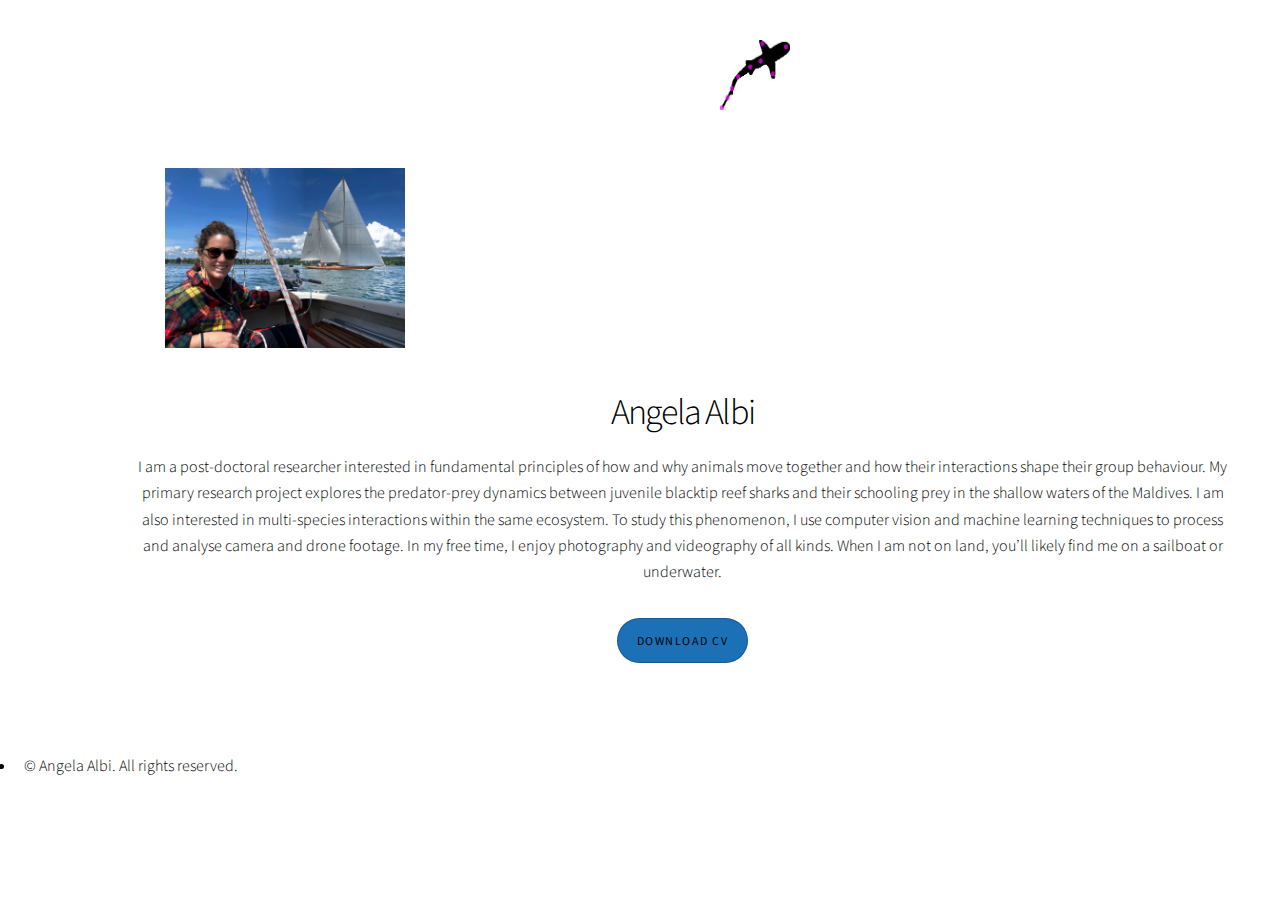
<file: bio.html>
<!DOCTYPE HTML>
<html>
    <head>
        <title>Learn More</title>
        <link rel="stylesheet" href="assets/css/main.css" />
    </head>
    <body class="is-preload">
        <div id="page-wrapper">
            <!-- Header -->
            <header id="header">
                <a href="index.html">
                    <img src="images/shark_top1.jpg" alt="Back to Home" style="width: 70px; height: 70px;margin-left: 720px;margin-top: 40px;"/>
                    <!-- <span style="font-size: 14px; color: #000;">HOME</span> -->
                </a>
            </header>

            <!-- Main Content -->
            <section id="main" class="container" style="text-align: center; padding: 50px;">
                <div class="image-container" style="margin-bottom: 20px;">
                    <img src="images/ang.jpeg" alt="Large Image" style="width: 80%; height: auto;" />
                </div>
                <div class="text-content">
                    <h2>Angela Albi</h2>
                    <p>I am a  post-doctoral researcher interested in fundamental principles of how and why animals move together and how their interactions shape their group behaviour.
                        My primary research project explores the predator-prey dynamics between juvenile blacktip reef sharks and their schooling prey in the shallow waters of the Maldives. I am also interested in multi-species interactions within the same ecosystem.
To study this phenomenon, I use computer vision and machine learning techniques to process and analyse  camera and drone footage. 
In my free time, I enjoy photography and videography of all kinds. When I am not on land, you’ll likely find me on a sailboat or underwater. 
<p>
    <a href="assets/cv/Albi_CV_oct2024.pdf" download="CV_Angela_Albi.pdf" class="button" style="color: white; background-color: #1b70b6; padding: 10px 20px; text-decoration: none; display: inline-block; text-align: center; line-height: 2.3;">
        Download CV
    </a>
</p>                </div>
            </section>

            <!-- Footer -->
            <footer id="footer">
                <ul class="copyright">
                    <li>&copy; Angela Albi. All rights reserved.</li>
                </ul>
            </footer>
        </div>
    </body>
</html>
</file>
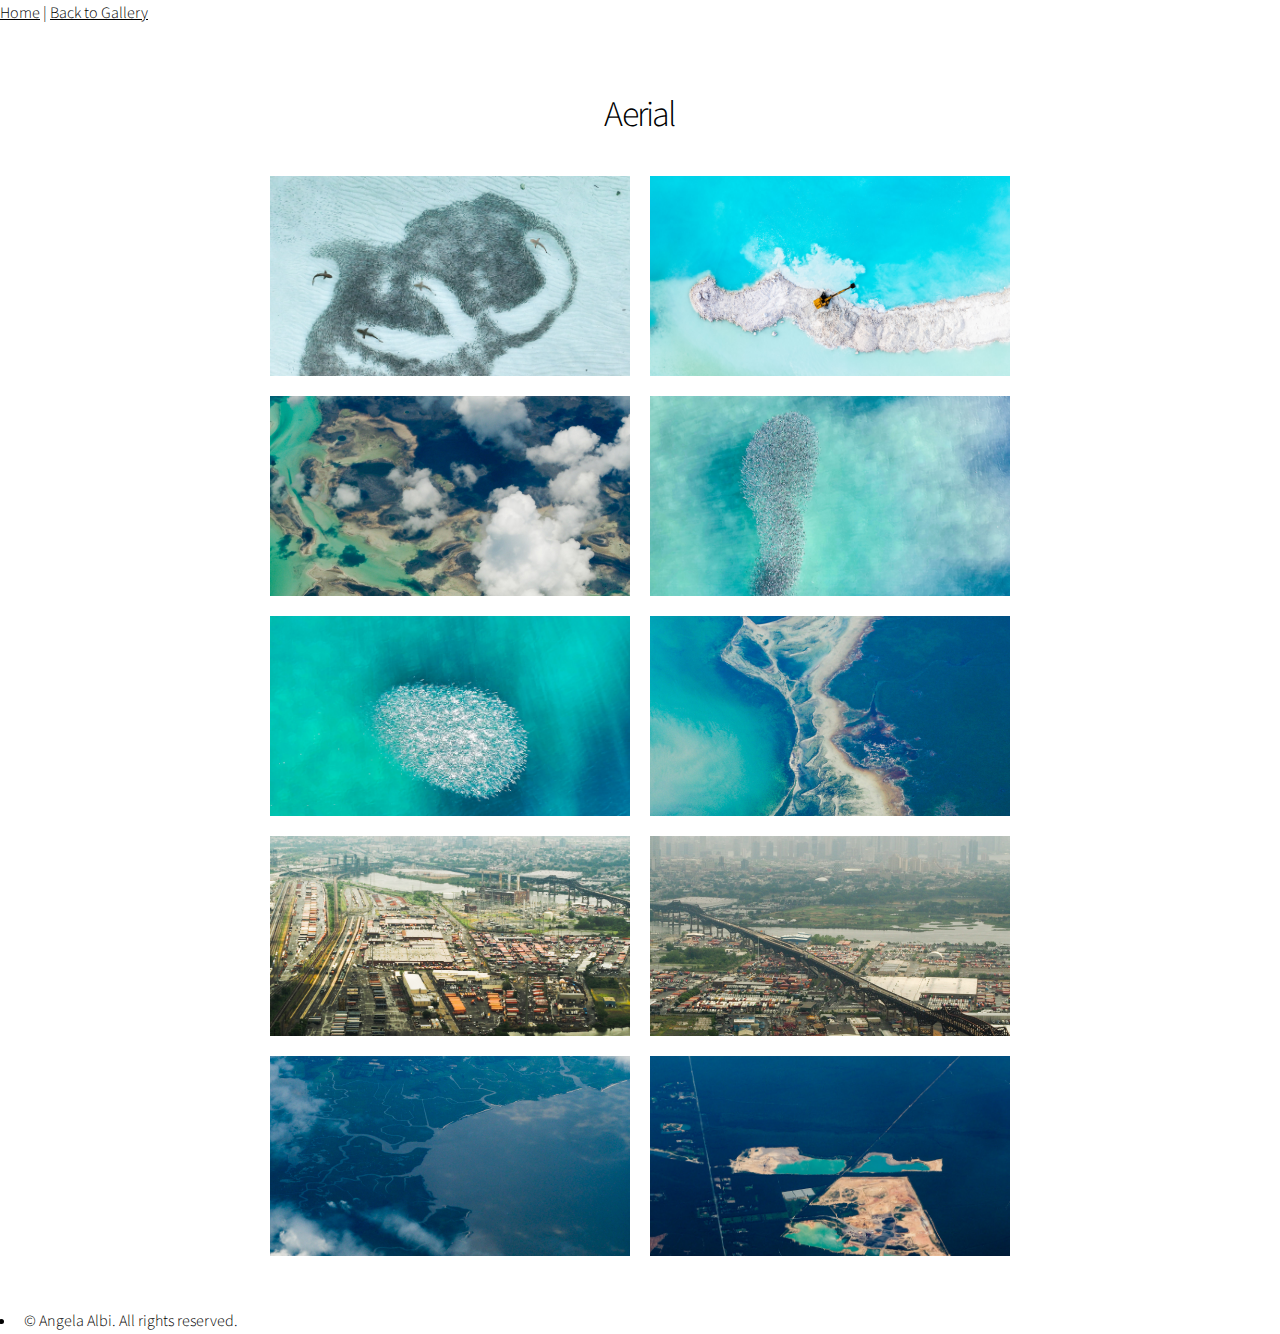
<file: gallery_aerial_1.html>
<!DOCTYPE html>
<html lang="en">
<head>
    <meta charset="UTF-8">
    <meta name="viewport" content="width=device-width, initial-scale=1.0">
    <title>Aerial</title>
    <link rel="stylesheet" href="assets/css/main.css">
    <script>
        // Disable right-click on all images
        document.addEventListener("contextmenu", function (e) {
            if (e.target.tagName === "IMG") {
                e.preventDefault(); // Prevent the default context menu
            }
        });
    </script>
</head>
<body>
    <header>
        <nav>
            <a href="index.html">Home</a> | <a href="more-photos.html">Back to Gallery</a>
        </nav>
    </header>
    <section id="aerial-photos" class="wrapper style1 align-center">
        <div class="inner">
            <h2>Aerial</h2>
            <div class="gallery style2 medium lightbox">
                <div class="grid-gallery">

                    <article>
                        <a href="images/gallery/fulls_aerial/1the_hunt_from_above-2.jpg" class="image" data-lightbox="gallery" data-lightbox-options='{"disableDownload": true}'>
                            <img src="images/gallery/thumbs_aerial/1the_hunt_from_above-2.jpg" alt="Photo">
                        </a>
                    </article>

                    <article>
                        <a href="images/gallery/fulls_aerial/DJI_0384-6-2.jpg" class="image" data-lightbox="gallery" data-lightbox-options='{"disableDownload": true}'>
                            <img src="images/gallery/thumbs_aerial/DJI_0384-6-2.jpg" alt="Photo">
                        </a>
                    </article>

                    <article>
                        <a href="images/gallery/fulls_aerial/carib-2.jpg" class="image" data-lightbox="gallery" data-lightbox-options='{"disableDownload": true}'>
                            <img src="images/gallery/thumbs_aerial/carib-2.jpg" alt="Photo">
                        </a>
                    </article>

                    <article>
                        <a href="images/gallery/fulls_aerial/fishcloud-2.jpg" class="image" data-lightbox="gallery" data-lightbox-options='{"disableDownload": true}'>
                            <img src="images/gallery/thumbs_aerial/fishcloud-2.jpg" alt="Photo">
                        </a>
                    </article>

                    <article>
                        <a href="images/gallery/fulls_aerial/fishjump-2.jpg" class="image" data-lightbox="gallery" data-lightbox-options='{"disableDownload": true}'>
                            <img src="images/gallery/thumbs_aerial/fishjump-2.jpg" alt="Photo">
                        </a>
                    </article>

                    <article>
                        <a href="images/gallery/fulls_aerial/islandplane-2.jpg" class="image" data-lightbox="gallery" data-lightbox-options='{"disableDownload": true}'>
                            <img src="images/gallery/thumbs_aerial/islandplane-2.jpg" alt="Photo">
                        </a>
                    </article>

                    <article>
                        <a href="images/gallery/fulls_aerial/nyplane-2.jpg" class="image" data-lightbox="gallery" data-lightbox-options='{"disableDownload": true}'>
                            <img src="images/gallery/thumbs_aerial/nyplane-2.jpg" alt="Photo">
                        </a>
                    </article>

                    <article>
                        <a href="images/gallery/fulls_aerial/nyskyline-2.jpg" class="image" data-lightbox="gallery" data-lightbox-options='{"disableDownload": true}'>
                            <img src="images/gallery/thumbs_aerial/nyskyline-2.jpg" alt="Photo">
                        </a>
                    </article>

                    <article>
                        <a href="images/gallery/fulls_aerial/planed-2.jpg" class="image" data-lightbox="gallery" data-lightbox-options='{"disableDownload": true}'>
                            <img src="images/gallery/thumbs_aerial/planed-2.jpg" alt="Photo">
                        </a>
                    </article>

                    <article>
                        <a href="images/gallery/fulls_aerial/planeus-2.jpg" class="image" data-lightbox="gallery" data-lightbox-options='{"disableDownload": true}'>
                            <img src="images/gallery/thumbs_aerial/planeus-2.jpg" alt="Photo">
                        </a>
                    </article>
                </div>
            </div>
        </div>
    </section>
    <!-- Footer -->
    <footer id="footer">
        <ul class="copyright">
            <li>&copy; Angela Albi. All rights reserved.</li>
        </ul>
    </footer> 
</body>
</html>
</file>
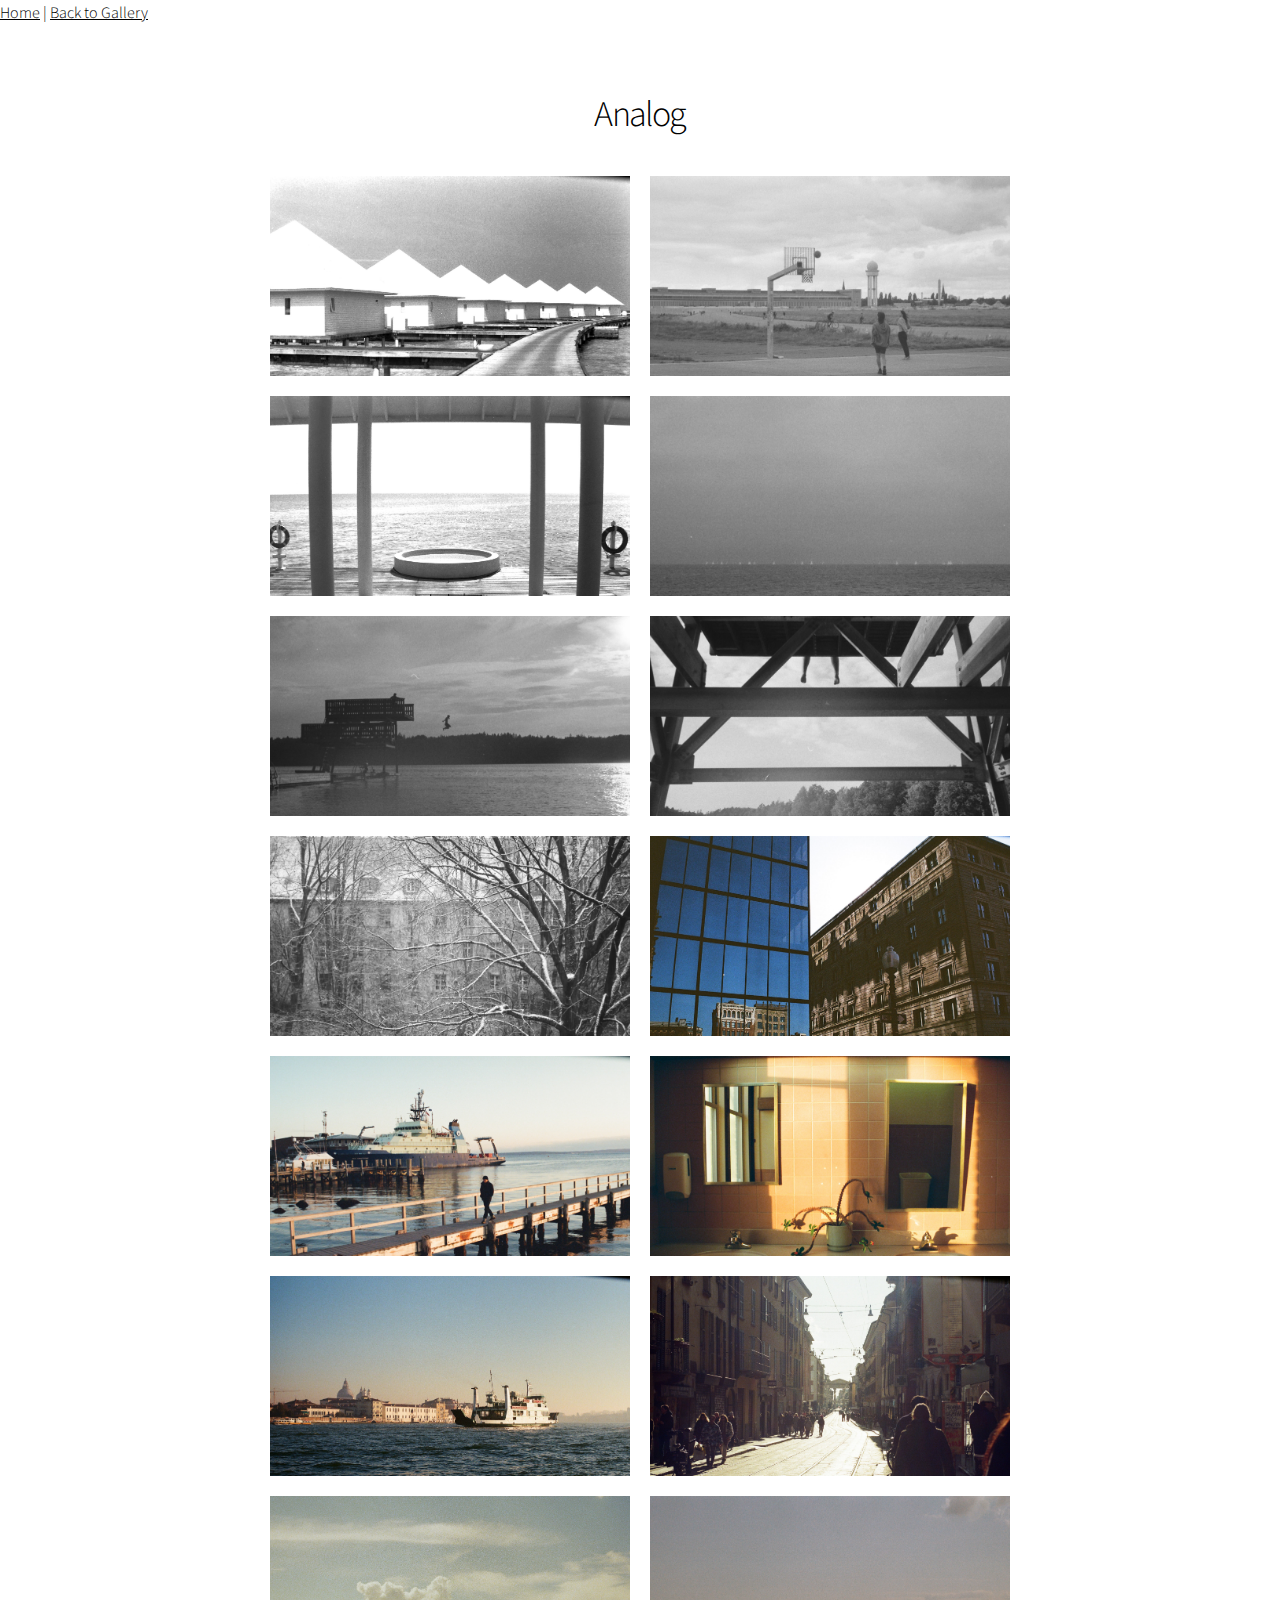
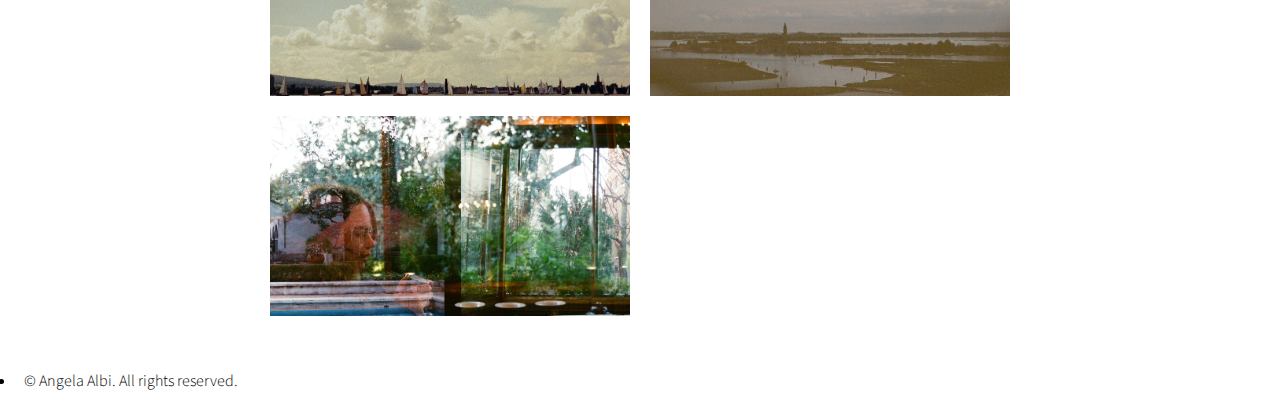
<file: gallery_analog_1.html>
<!DOCTYPE html>
<html lang="en">
<head>
    <meta charset="UTF-8">
    <meta name="viewport" content="width=device-width, initial-scale=1.0">
    <title>Analog</title>
    <link rel="stylesheet" href="assets/css/main.css">
    <script>
        // Disable right-click on all images
        document.addEventListener("contextmenu", function (e) {
            if (e.target.tagName === "IMG") {
                e.preventDefault(); // Prevent the default context menu
            }
        });
    </script>
</head>
<body>
    <header>
        <nav>
            <a href="index.html">Home</a> | <a href="more-photos.html">Back to Gallery</a>
        </nav>
    </header>
    <section id="analog-photos" class="wrapper style1 align-center">
        <div class="inner">
            <h2>Analog</h2>
            <div class="gallery style2 medium lightbox">
                <div class="grid-gallery">

                    <article>
                        <a href="images/gallery/fulls_analog/bath-2.jpg" class="image" data-lightbox="gallery" data-lightbox-options='{"disableDownload": true}'>
                            <img src="images/gallery/thumbs_analog/bath-2.jpg" alt="Photo">
                        </a>
                    </article>

                    <article>
                        <a href="images/gallery/fulls_analog/berlinflugh-2.jpg" class="image" data-lightbox="gallery" data-lightbox-options='{"disableDownload": true}'>
                            <img src="images/gallery/thumbs_analog/berlinflugh-2.jpg" alt="Photo">
                        </a>
                    </article>

                    <article>
                        <a href="images/gallery/fulls_analog/bpool-2.jpg" class="image" data-lightbox="gallery" data-lightbox-options='{"disableDownload": true}'>
                            <img src="images/gallery/thumbs_analog/bpool-2.jpg" alt="Photo">
                        </a>
                    </article>

                    <article>
                        <a href="images/gallery/fulls_analog/bregatta-2.jpg" class="image" data-lightbox="gallery" data-lightbox-options='{"disableDownload": true}'>
                            <img src="images/gallery/thumbs_analog/bregatta-2.jpg" alt="Photo">
                        </a>
                    </article>

                    <article>
                        <a href="images/gallery/fulls_analog/bstklhmjump-2.jpg" class="image" data-lightbox="gallery" data-lightbox-options='{"disableDownload": true}'>
                            <img src="images/gallery/thumbs_analog/bstklhmjump-2.jpg" alt="Photo">
                        </a>
                    </article>

                    <article>
                        <a href="images/gallery/fulls_analog/bstklhmjump2-2.jpg" class="image" data-lightbox="gallery" data-lightbox-options='{"disableDownload": true}'>
                            <img src="images/gallery/thumbs_analog/bstklhmjump2-2.jpg" alt="Photo">
                        </a>
                    </article>

                    <article>
                        <a href="images/gallery/fulls_analog/bwinter-2.jpg" class="image" data-lightbox="gallery" data-lightbox-options='{"disableDownload": true}'>
                            <img src="images/gallery/thumbs_analog/bwinter-2.jpg" alt="Photo">
                        </a>
                    </article>

                    <article>
                        <a href="images/gallery/fulls_analog/cboston-2.jpg" class="image" data-lightbox="gallery" data-lightbox-options='{"disableDownload": true}'>
                            <img src="images/gallery/thumbs_analog/cboston-2.jpg" alt="Photo">
                        </a>
                    </article>

                    <article>
                        <a href="images/gallery/fulls_analog/cmbl1-2.jpg" class="image" data-lightbox="gallery" data-lightbox-options='{"disableDownload": true}'>
                            <img src="images/gallery/thumbs_analog/cmbl1-2.jpg" alt="Photo">
                        </a>
                    </article>

                    <article>
                        <a href="images/gallery/fulls_analog/cmbl2-2.jpg" class="image" data-lightbox="gallery" data-lightbox-options='{"disableDownload": true}'>
                            <img src="images/gallery/thumbs_analog/cmbl2-2.jpg" alt="Photo">
                        </a>
                    </article>

                    <article>
                        <a href="images/gallery/fulls_analog/cmetamauco-2.jpg" class="image" data-lightbox="gallery" data-lightbox-options='{"disableDownload": true}'>
                            <img src="images/gallery/thumbs_analog/cmetamauco-2.jpg" alt="Photo">
                        </a>
                    </article>

                    <article>
                        <a href="images/gallery/fulls_analog/cmilano-2.jpg" class="image" data-lightbox="gallery" data-lightbox-options='{"disableDownload": true}'>
                            <img src="images/gallery/thumbs_analog/cmilano-2.jpg" alt="Photo">
                        </a>
                    </article>

                    <article>
                        <a href="images/gallery/fulls_analog/cregattabodensee-2.jpg" class="image" data-lightbox="gallery" data-lightbox-options='{"disableDownload": true}'>
                            <img src="images/gallery/thumbs_analog/cregattabodensee-2.jpg" alt="Photo">
                        </a>
                    </article>

                    <article>
                        <a href="images/gallery/fulls_analog/cvenedig-2.jpg" class="image" data-lightbox="gallery" data-lightbox-options='{"disableDownload": true}'>
                            <img src="images/gallery/thumbs_analog/cvenedig-2.jpg" alt="Photo">
                        </a>
                    </article>

                    <article>
                        <a href="images/gallery/fulls_analog/cvillanecchi-2.jpg" class="image" data-lightbox="gallery" data-lightbox-options='{"disableDownload": true}'>
                            <img src="images/gallery/thumbs_analog/cvillanecchi-2.jpg" alt="Photo">
                        </a>
                    </article>
                </div>
            </div>
        </div>
    </section>
    <!-- Footer -->
    <footer id="footer">
        <ul class="copyright">
            <li>&copy; Angela Albi. All rights reserved.</li>
        </ul>
    </footer> 
</body>
</html>
</file>
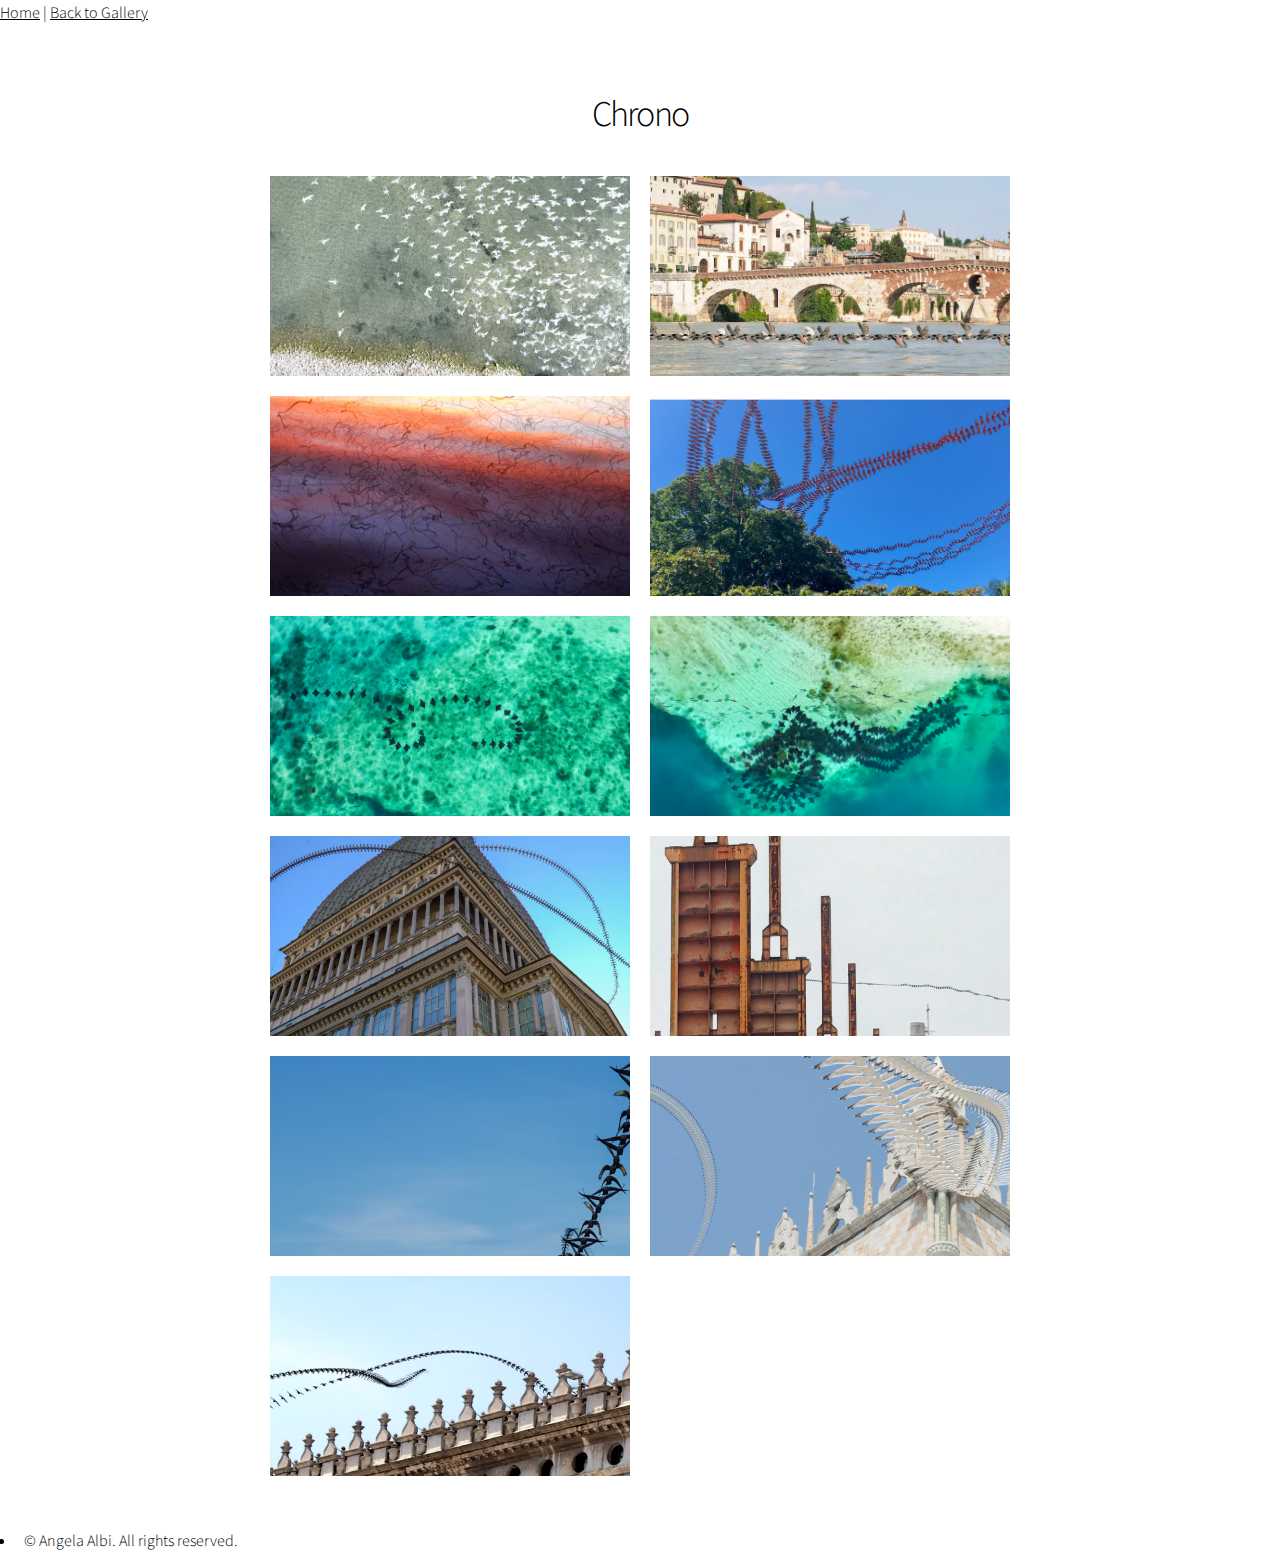
<file: gallery_chrono_1.html>
<!DOCTYPE html>
<html lang="en">
<head>
    <meta charset="UTF-8">
    <meta name="viewport" content="width=device-width, initial-scale=1.0">
    <title>Chrono</title>
    <link rel="stylesheet" href="assets/css/main.css">
    <script>
        // Disable right-click on all images
        document.addEventListener("contextmenu", function (e) {
            if (e.target.tagName === "IMG") {
                e.preventDefault(); // Prevent the default context menu
            }
        });
    </script>
</head>
<body>
    <header>
        <nav>
            <a href="index.html">Home</a> | <a href="more-photos.html">Back to Gallery</a>
        </nav>
    </header>
    <section id="chrono-photos" class="wrapper style1 align-center">
        <div class="inner">
            <h2>Chrono</h2>
            <div class="gallery style2 medium lightbox">
                <div class="grid-gallery">

                    <article>
                        <a href="images/gallery/fulls_chrono/dronebirds-2.jpg" class="image" data-lightbox="gallery" data-lightbox-options='{"disableDownload": true}'>
                            <img src="images/gallery/thumbs_chrono/dronebirds-2.jpg" alt="Photo">
                        </a>
                    </article>

                    <article>
                        <a href="images/gallery/fulls_chrono/ducks_verona-2.jpg" class="image" data-lightbox="gallery" data-lightbox-options='{"disableDownload": true}'>
                            <img src="images/gallery/thumbs_chrono/ducks_verona-2.jpg" alt="Photo">
                        </a>
                    </article>

                    <article>
                        <a href="images/gallery/fulls_chrono/flies-2.jpg" class="image" data-lightbox="gallery" data-lightbox-options='{"disableDownload": true}'>
                            <img src="images/gallery/thumbs_chrono/flies-2.jpg" alt="Photo">
                        </a>
                    </article>

                    <article>
                        <a href="images/gallery/fulls_chrono/macaws_iphone_costarica-2.jpg" class="image" data-lightbox="gallery" data-lightbox-options='{"disableDownload": true}'>
                            <img src="images/gallery/thumbs_chrono/macaws_iphone_costarica-2.jpg" alt="Photo">
                        </a>
                    </article>

                    <article>
                        <a href="images/gallery/fulls_chrono/oneray-2.jpg" class="image" data-lightbox="gallery" data-lightbox-options='{"disableDownload": true}'>
                            <img src="images/gallery/thumbs_chrono/oneray-2.jpg" alt="Photo">
                        </a>
                    </article>

                    <article>
                        <a href="images/gallery/fulls_chrono/rays-2.jpg" class="image" data-lightbox="gallery" data-lightbox-options='{"disableDownload": true}'>
                            <img src="images/gallery/thumbs_chrono/rays-2.jpg" alt="Photo">
                        </a>
                    </article>

                    <article>
                        <a href="images/gallery/fulls_chrono/t_moleantonelliana_birds-2.jpg" class="image" data-lightbox="gallery" data-lightbox-options='{"disableDownload": true}'>
                            <img src="images/gallery/thumbs_chrono/t_moleantonelliana_birds-2.jpg" alt="Photo">
                        </a>
                    </article>

                    <article>
                        <a href="images/gallery/fulls_chrono/t_parcodora_birds-2.jpg" class="image" data-lightbox="gallery" data-lightbox-options='{"disableDownload": true}'>
                            <img src="images/gallery/thumbs_chrono/t_parcodora_birds-2.jpg" alt="Photo">
                        </a>
                    </article>

                    <article>
                        <a href="images/gallery/fulls_chrono/t_porta_palatina_birds2-2.jpg" class="image" data-lightbox="gallery" data-lightbox-options='{"disableDownload": true}'>
                            <img src="images/gallery/thumbs_chrono/t_porta_palatina_birds2-2.jpg" alt="Photo">
                        </a>
                    </article>

                    <article>
                        <a href="images/gallery/fulls_chrono/v1_gulls_palace_trimmed_back-2.jpg" class="image" data-lightbox="gallery" data-lightbox-options='{"disableDownload": true}'>
                            <img src="images/gallery/thumbs_chrono/v1_gulls_palace_trimmed_back-2.jpg" alt="Photo">
                        </a>
                    </article>

                    <article>
                        <a href="images/gallery/fulls_chrono/v3_P7300067_simple.jpg" class="image" data-lightbox="gallery" data-lightbox-options='{"disableDownload": true}'>
                            <img src="images/gallery/thumbs_chrono/v3_P7300067_simple.jpg" alt="Photo">
                        </a>
                    </article>
                </div>
            </div>
        </div>
    </section>

    <!-- Footer -->
    <footer id="footer">
        <ul class="copyright">
            <li>&copy; Angela Albi. All rights reserved.</li>
        </ul>
    </footer> 
</body>
</html>
</file>
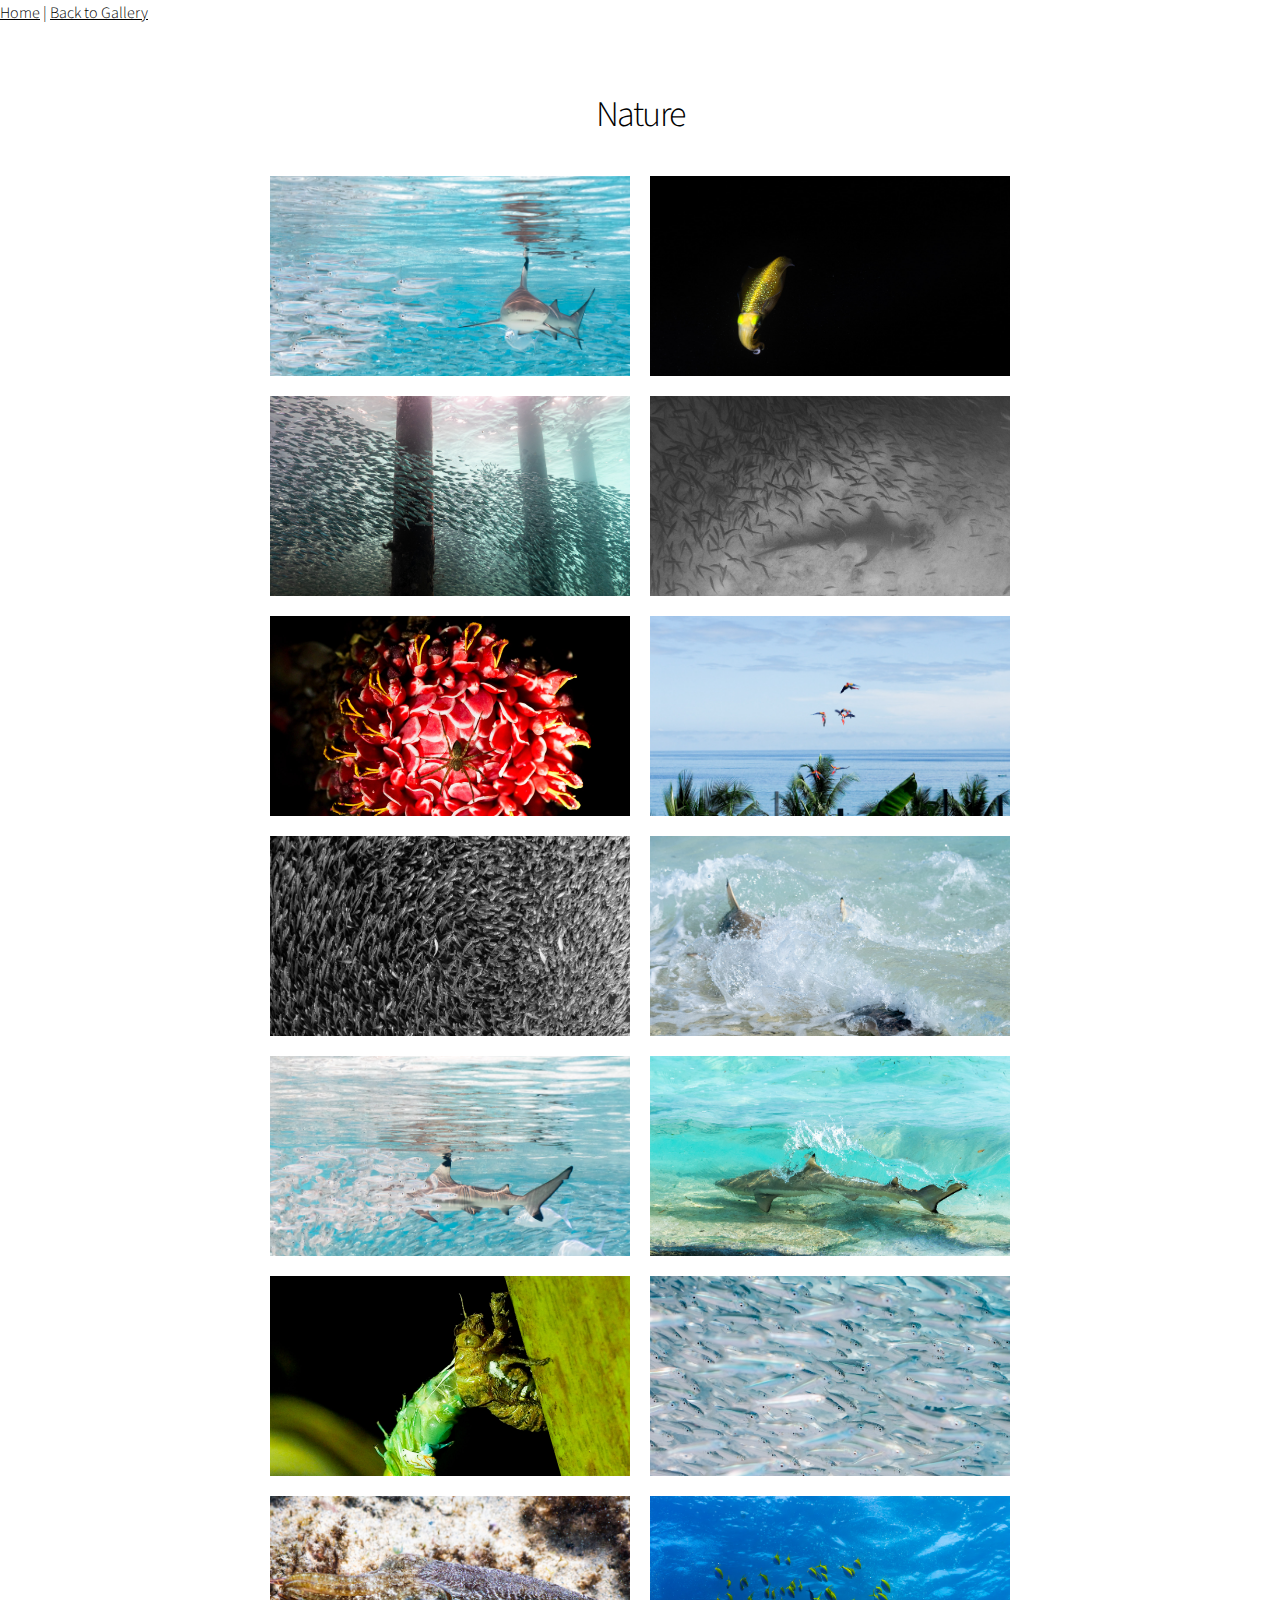
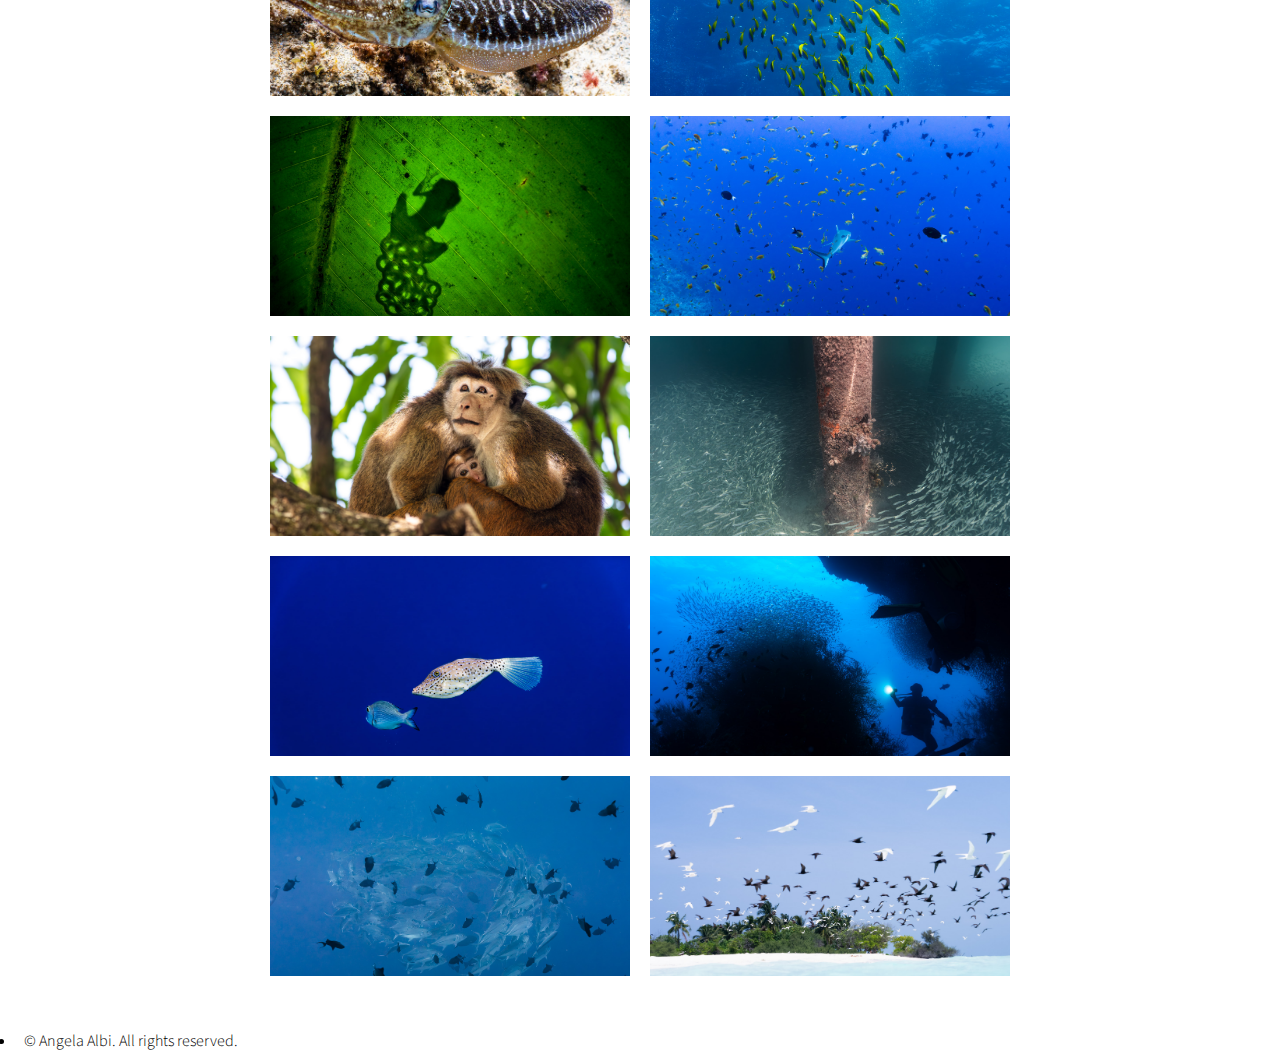
<file: gallery_nature_1.html>
<!DOCTYPE html>
<html lang="en">
<head>
    <meta charset="UTF-8">
    <meta name="viewport" content="width=device-width, initial-scale=1.0">
    <title>Nature</title>
    <link rel="stylesheet" href="assets/css/main.css">
    <script>
        // Disable right-click on all images
        document.addEventListener("contextmenu", function (e) {
            if (e.target.tagName === "IMG") {
                e.preventDefault(); // Prevent the default context menu
            }
        });
    </script>
</head>
<body>
    <header>
        <nav>
            <a href="index.html">Home</a> | <a href="more-photos.html">Back to Gallery</a>
        </nav>
    </header>
    <section id="nature-photos" class="wrapper style1 align-center">
        <div class="inner">
            <h2>Nature</h2>
            <div class="gallery style2 medium lightbox">
                <div class="grid-gallery">

                    <article>
                        <a href="images/gallery/fulls_nature/1-sharkfront-2.jpg" class="image" data-lightbox="gallery" data-lightbox-options='{"disableDownload": true}'>
                            <img src="images/gallery/thumbs_nature/1-sharkfront-2.jpg" alt="Photo">
                        </a>
                    </article>

                    <article>
                        <a href="images/gallery/fulls_nature/14-squid_night-2.jpg" class="image" data-lightbox="gallery" data-lightbox-options='{"disableDownload": true}'>
                            <img src="images/gallery/thumbs_nature/14-squid_night-2.jpg" alt="Photo">
                        </a>
                    </article>

                    <article>
                        <a href="images/gallery/fulls_nature/18-villasbait_enhanced-2.jpg" class="image" data-lightbox="gallery" data-lightbox-options='{"disableDownload": true}'>
                            <img src="images/gallery/thumbs_nature/18-villasbait_enhanced-2.jpg" alt="Photo">
                        </a>
                    </article>

                    <article>
                        <a href="images/gallery/fulls_nature/8-DSC09858-2.jpg" class="image" data-lightbox="gallery" data-lightbox-options='{"disableDownload": true}'>
                            <img src="images/gallery/thumbs_nature/8-DSC09858-2.jpg" alt="Photo">
                        </a>
                    </article>

                    <article>
                        <a href="images/gallery/fulls_nature/P1012933 2-2.jpg" class="image" data-lightbox="gallery" data-lightbox-options='{"disableDownload": true}'>
                            <img src="images/gallery/thumbs_nature/P1012933 2-2.jpg" alt="Photo">
                        </a>
                    </article>

                    <article>
                        <a href="images/gallery/fulls_nature/P1013505-2.jpg" class="image" data-lightbox="gallery" data-lightbox-options='{"disableDownload": true}'>
                            <img src="images/gallery/thumbs_nature/P1013505-2.jpg" alt="Photo">
                        </a>
                    </article>

                    <article>
                        <a href="images/gallery/fulls_nature/bait_spiral_aa-2.jpg" class="image" data-lightbox="gallery" data-lightbox-options='{"disableDownload": true}'>
                            <img src="images/gallery/thumbs_nature/bait_spiral_aa-2.jpg" alt="Photo">
                        </a>
                    </article>

                    <article>
                        <a href="images/gallery/fulls_nature/btip_ray-2.jpg" class="image" data-lightbox="gallery" data-lightbox-options='{"disableDownload": true}'>
                            <img src="images/gallery/thumbs_nature/btip_ray-2.jpg" alt="Photo">
                        </a>
                    </article>

                    <article>
                        <a href="images/gallery/fulls_nature/btiphalf-2.jpg" class="image" data-lightbox="gallery" data-lightbox-options='{"disableDownload": true}'>
                            <img src="images/gallery/thumbs_nature/btiphalf-2.jpg" alt="Photo">
                        </a>
                    </article>

                    <article>
                        <a href="images/gallery/fulls_nature/btipwave-2.jpg" class="image" data-lightbox="gallery" data-lightbox-options='{"disableDownload": true}'>
                            <img src="images/gallery/thumbs_nature/btipwave-2.jpg" alt="Photo">
                        </a>
                    </article>

                    <article>
                        <a href="images/gallery/fulls_nature/cicada-2.jpg" class="image" data-lightbox="gallery" data-lightbox-options='{"disableDownload": true}'>
                            <img src="images/gallery/thumbs_nature/cicada-2.jpg" alt="Photo">
                        </a>
                    </article>

                    <article>
                        <a href="images/gallery/fulls_nature/closup_school_aa-2.jpg" class="image" data-lightbox="gallery" data-lightbox-options='{"disableDownload": true}'>
                            <img src="images/gallery/thumbs_nature/closup_school_aa-2.jpg" alt="Photo">
                        </a>
                    </article>

                    <article>
                        <a href="images/gallery/fulls_nature/cuttlefish-2.jpg" class="image" data-lightbox="gallery" data-lightbox-options='{"disableDownload": true}'>
                            <img src="images/gallery/thumbs_nature/cuttlefish-2.jpg" alt="Photo">
                        </a>
                    </article>

                    <article>
                        <a href="images/gallery/fulls_nature/down-2.jpg" class="image" data-lightbox="gallery" data-lightbox-options='{"disableDownload": true}'>
                            <img src="images/gallery/thumbs_nature/down-2.jpg" alt="Photo">
                        </a>
                    </article>

                    <article>
                        <a href="images/gallery/fulls_nature/frog-2.jpg" class="image" data-lightbox="gallery" data-lightbox-options='{"disableDownload": true}'>
                            <img src="images/gallery/thumbs_nature/frog-2.jpg" alt="Photo">
                        </a>
                    </article>

                    <article>
                        <a href="images/gallery/fulls_nature/grayr-2.jpg" class="image" data-lightbox="gallery" data-lightbox-options='{"disableDownload": true}'>
                            <img src="images/gallery/thumbs_nature/grayr-2.jpg" alt="Photo">
                        </a>
                    </article>

                    <article>
                        <a href="images/gallery/fulls_nature/macaque-2.jpg" class="image" data-lightbox="gallery" data-lightbox-options='{"disableDownload": true}'>
                            <img src="images/gallery/thumbs_nature/macaque-2.jpg" alt="Photo">
                        </a>
                    </article>

                    <article>
                        <a href="images/gallery/fulls_nature/pillar-2.jpg" class="image" data-lightbox="gallery" data-lightbox-options='{"disableDownload": true}'>
                            <img src="images/gallery/thumbs_nature/pillar-2.jpg" alt="Photo">
                        </a>
                    </article>

                    <article>
                        <a href="images/gallery/fulls_nature/puff-2.jpg" class="image" data-lightbox="gallery" data-lightbox-options='{"disableDownload": true}'>
                            <img src="images/gallery/thumbs_nature/puff-2.jpg" alt="Photo">
                        </a>
                    </article>

                    <article>
                        <a href="images/gallery/fulls_nature/scuba-2.jpg" class="image" data-lightbox="gallery" data-lightbox-options='{"disableDownload": true}'>
                            <img src="images/gallery/thumbs_nature/scuba-2.jpg" alt="Photo">
                        </a>
                    </article>

                    <article>
                        <a href="images/gallery/fulls_nature/tuna_milling_aa-2.jpg" class="image" data-lightbox="gallery" data-lightbox-options='{"disableDownload": true}'>
                            <img src="images/gallery/thumbs_nature/tuna_milling_aa-2.jpg" alt="Photo">
                        </a>
                    </article>

                    <article>
                        <a href="images/gallery/fulls_nature/waterbirds-2.jpg" class="image" data-lightbox="gallery" data-lightbox-options='{"disableDownload": true}'>
                            <img src="images/gallery/thumbs_nature/waterbirds-2.jpg" alt="Photo">
                        </a>
                    </article>
                </div>
            </div>
        </div>
    </section>
    <!-- Footer -->
    <footer id="footer">
        <ul class="copyright">
            <li>&copy; Angela Albi. All rights reserved.</li>
        </ul>
    </footer> 
</body>
</html>
</file>
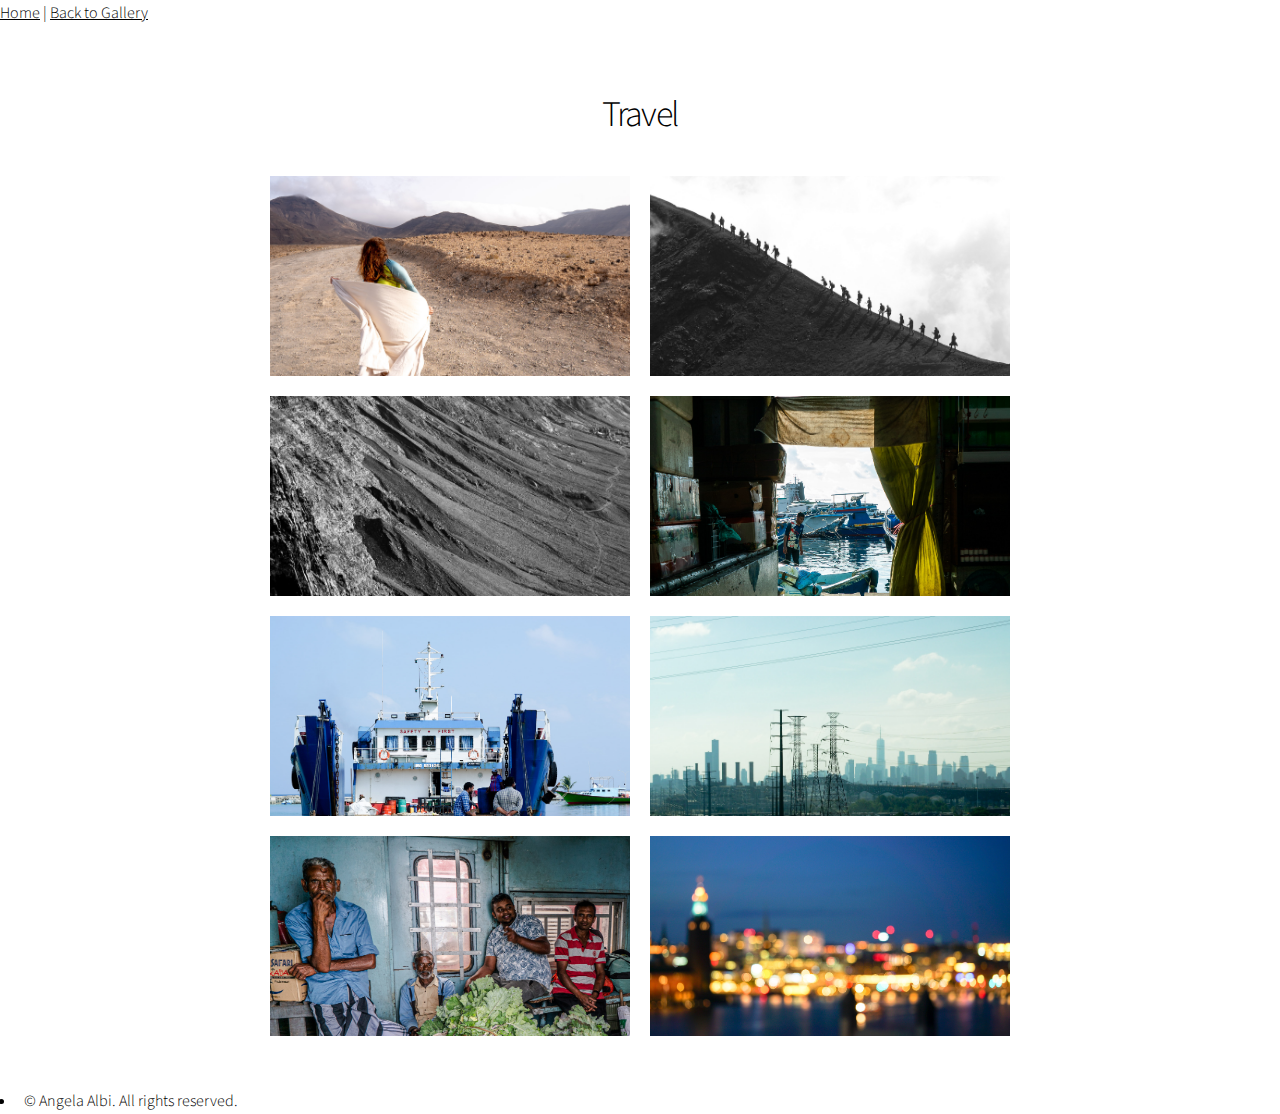
<file: gallery_travel_1.html>
<!DOCTYPE html>
<html lang="en">
<head>
    <meta charset="UTF-8">
    <meta name="viewport" content="width=device-width, initial-scale=1.0">
    <title>Travel</title>
    <link rel="stylesheet" href="assets/css/main.css">
    <script>
        // Disable right-click on all images
        document.addEventListener("contextmenu", function (e) {
            if (e.target.tagName === "IMG") {
                e.preventDefault(); // Prevent the default context menu
            }
        });
    </script>
</head>
<body>
    <header>
        <nav>
            <a href="index.html">Home</a> | <a href="more-photos.html">Back to Gallery</a>
        </nav>
    </header>
    <section id="travel-photos" class="wrapper style1 align-center">
        <div class="inner">
            <h2>Travel</h2>
            <div class="gallery style2 medium lightbox">
                <div class="grid-gallery">

                    <article>
                        <a href="images/gallery/fulls_travel/1lanza-2.jpg" class="image" data-lightbox="gallery" data-lightbox-options='{"disableDownload": true}'>
                            <img src="images/gallery/thumbs_travel/1lanza-2.jpg" alt="Photo">
                        </a>
                    </article>

                    <article>
                        <a href="images/gallery/fulls_travel/etna-2.jpg" class="image" data-lightbox="gallery" data-lightbox-options='{"disableDownload": true}'>
                            <img src="images/gallery/thumbs_travel/etna-2.jpg" alt="Photo">
                        </a>
                    </article>

                    <article>
                        <a href="images/gallery/fulls_travel/famara-2.jpg" class="image" data-lightbox="gallery" data-lightbox-options='{"disableDownload": true}'>
                            <img src="images/gallery/thumbs_travel/famara-2.jpg" alt="Photo">
                        </a>
                    </article>

                    <article>
                        <a href="images/gallery/fulls_travel/fmarket.jpg" class="image" data-lightbox="gallery" data-lightbox-options='{"disableDownload": true}'>
                            <img src="images/gallery/thumbs_travel/fmarket.jpg" alt="Photo">
                        </a>
                    </article>

                    <article>
                        <a href="images/gallery/fulls_travel/mald-2.jpg" class="image" data-lightbox="gallery" data-lightbox-options='{"disableDownload": true}'>
                            <img src="images/gallery/thumbs_travel/mald-2.jpg" alt="Photo">
                        </a>
                    </article>

                    <article>
                        <a href="images/gallery/fulls_travel/ny-2.jpg" class="image" data-lightbox="gallery" data-lightbox-options='{"disableDownload": true}'>
                            <img src="images/gallery/thumbs_travel/ny-2.jpg" alt="Photo">
                        </a>
                    </article>

                    <article>
                        <a href="images/gallery/fulls_travel/srilanka_train-2.jpg" class="image" data-lightbox="gallery" data-lightbox-options='{"disableDownload": true}'>
                            <img src="images/gallery/thumbs_travel/srilanka_train-2.jpg" alt="Photo">
                        </a>
                    </article>

                    <article>
                        <a href="images/gallery/fulls_travel/sthlm-2.jpg" class="image" data-lightbox="gallery" data-lightbox-options='{"disableDownload": true}'>
                            <img src="images/gallery/thumbs_travel/sthlm-2.jpg" alt="Photo">
                        </a>
                    </article>
                </div>
            </div>
        </div>
    </section>
<!-- Footer -->
<footer id="footer">
<ul class="copyright">
    <li>&copy; Angela Albi. All rights reserved.</li>
</ul>
</footer> 
</body>
</html>
</file>
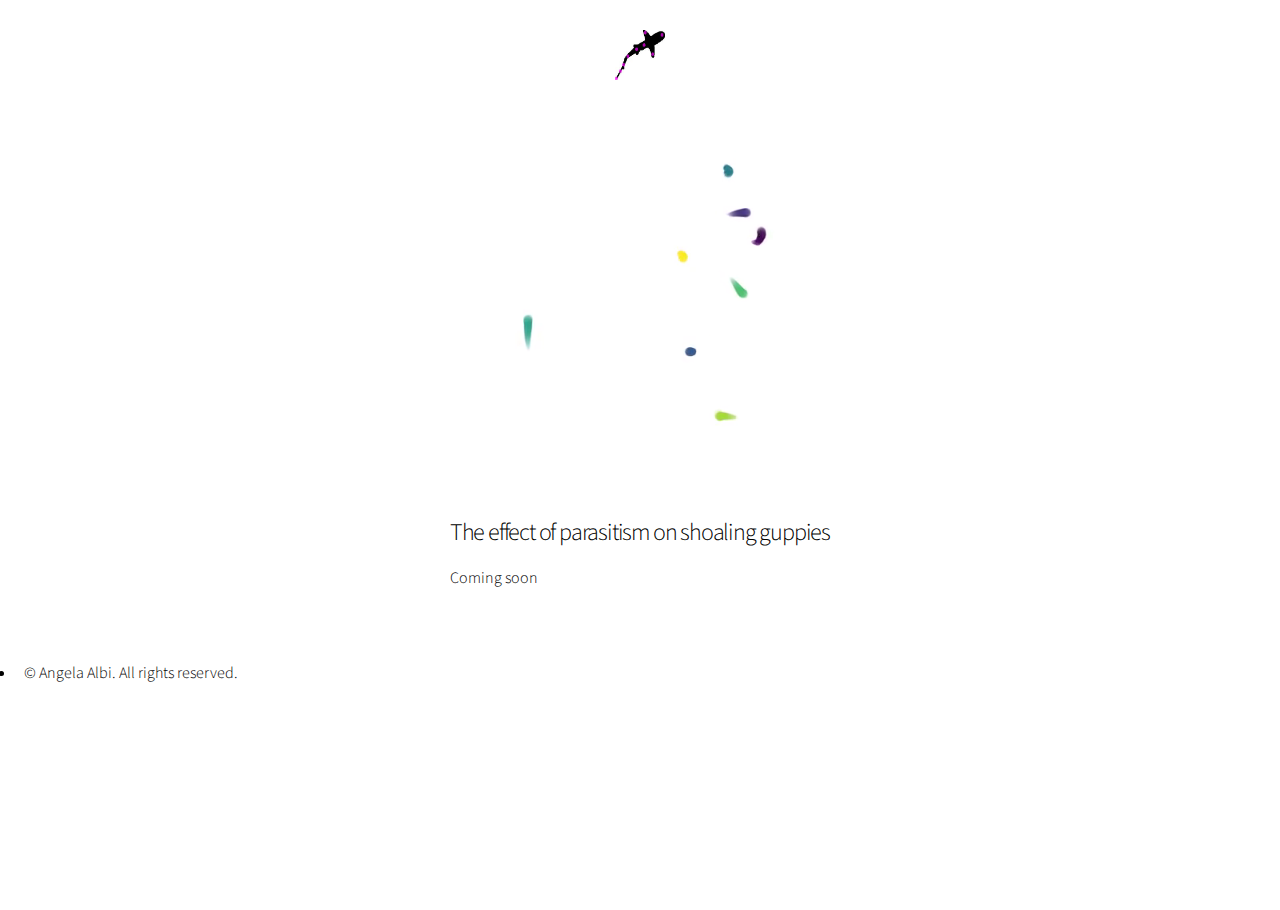
<file: learnmore_phd.html>
<!DOCTYPE HTML>
<html>
    <head>
        <title>Learn More</title>
        <link rel="stylesheet" href="assets/css/main.css" />
    </head>
    <body class="is-preload">
        <div id="page-wrapper">
            <!-- Header -->
            <header id="header">
                <a href="index.html">
                    <img src="images/shark_top1.jpg" alt="Back to Home" style="width: 50px; height: 50px; margin-top: 10px; display: block; margin-left: auto; margin-right: auto; position: relative; top: 20px;" />
                    <span style="font-size: 14px; color: #000;">
                </a>
            </header>
            <!-- Main Content -->
            <section id="guppies" class="spotlight style1 orient-center content-align-center image-position-center onscroll-image-fade-in" style="display: flex; justify-content: center; align-items: center; margin-top: 20px;">
                <div class="image" style="flex: 1; max-width: 30%; height: 30%; display: flex; justify-content: center; align-items: center;">
                    <video autoplay muted loop style="width: 100%; height: auto; object-fit: contain;">
                        <source src="images/Animation_example_guppies.mp4" type="video/mp4">
                    </video>
                </div>
            </section>
            <div class="text-content" style="display: flex; justify-content: center; align-items: center; height: 20vh;">
                <div>
                        <h3>The effect of parasitism on shoaling guppies</h3>
                        <p>Coming soon</p>
                    </div>
                </div>       
            </div>     
            </section>
            

        <!-- Footer -->
        <footer id="footer">
            <ul class="copyright">
                <li>&copy; Angela Albi. All rights reserved.</li>
            </ul>
        </footer> 
        </div>
    </body>
</html>
</file>
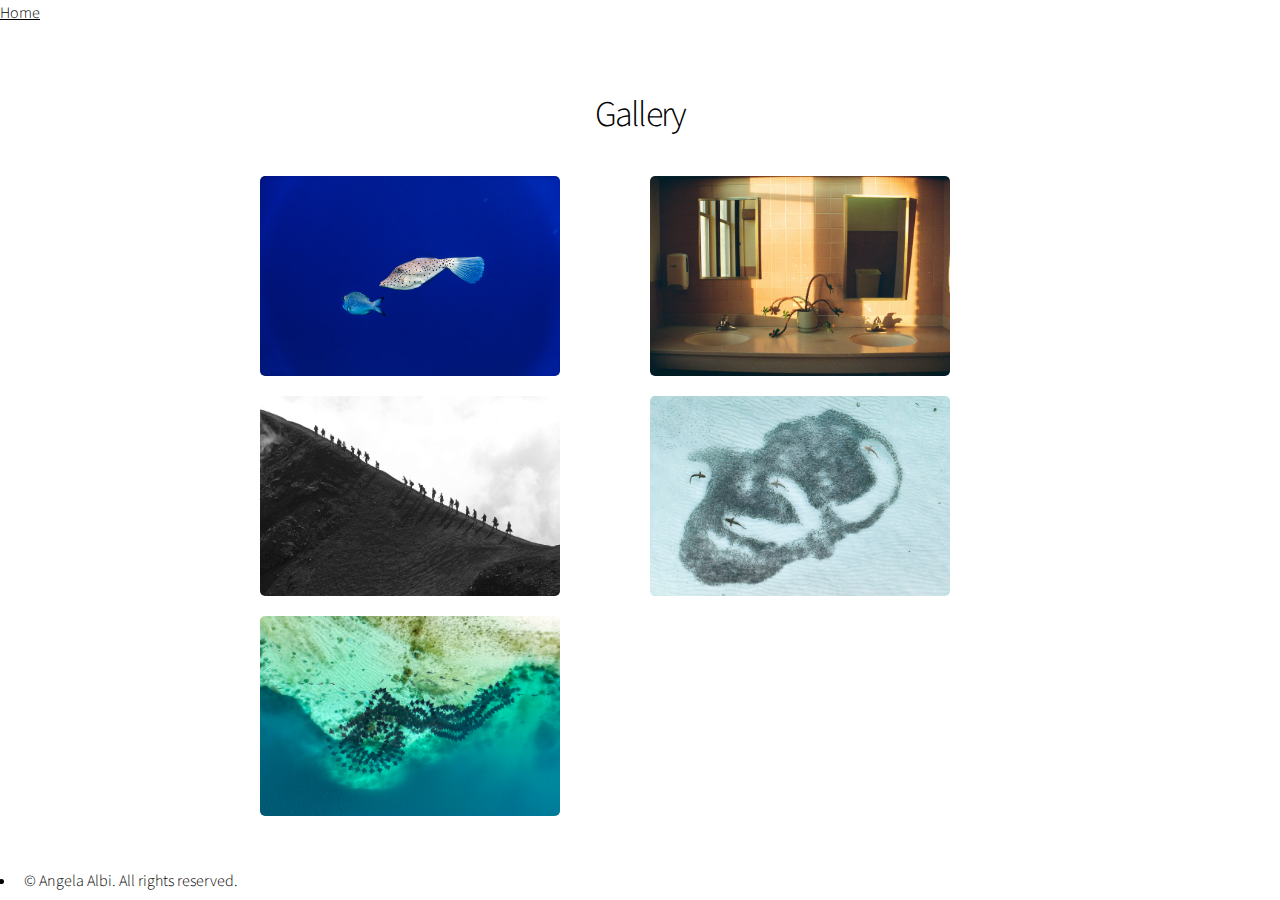
<file: more-photos.html>
<!DOCTYPE html>
<html lang="en">
<head>
    <script>
        // Disable right-click on all images
        document.addEventListener("contextmenu", function (e) {
            if (e.target.tagName === "IMG") {
                e.preventDefault(); // Prevent the default context menu
            }
        });
    </script>
    <meta charset="UTF-8">
    <meta name="viewport" content="width=device-width, initial-scale=1.0">
    <title>More Photos</title>
    <link rel="stylesheet" href="assets/css/main.css">
</head>
<body>
    <header>
        <nav>
            <a href="index.html">Home</a> 
        </nav>
    </header>
    <section id="more-photos" class="wrapper style1 align-center">
        <div class="inner">
            <h2>Gallery</h2>
            <div class="grid-gallery">
                <!-- Nature Photos Section -->
                <article>
                    <a href="gallery_nature_1.html" class="image">
                        <img src="images/gallery/thumbs_nature/puff-2.jpg" alt="Nature" />
                        <div class="caption">Nature</div>
                    </a>
                </article>
            
                <!-- Analog Photos Section -->
                <article>
                    <a href="gallery_analog_1.html" class="image">
                        <img src="images/gallery/thumbs_analog/cmbl2-2.jpg" alt="Analog" />
                        <div class="caption">Analog</div>
                    </a>
                </article>
            
                <!-- Travel Photos Section -->
                <article>
                    <a href="gallery_travel_1.html" class="image">
                        <img src="images/gallery/thumbs_travel/etna-2.jpg" alt="Travel" />
                        <div class="caption">Travel</div>
                    </a>
                </article>

                <!-- Aerial Photos Section -->
                <article>
                    <a href="gallery_aerial_1.html" class="image">
                        <img src="images/gallery/thumbs_aerial/1the_hunt_from_above-2.jpg" alt="Aerial" />
                        <div class="caption">Aerial</div>
                    </a>
                </article>

                <!-- Chronophotography Photos Section -->
                <article>
                    <a href="gallery_chrono_1.html" class="image">
                        <img src="images/gallery/thumbs_chrono/rays-2.jpg" alt="Chronophotography" />
                        <div class="caption">Chronophotography</div>
                    </a>
                </article>

            </div>
        </div>
    </section>
<!-- Footer -->
<footer id="footer">
    <ul class="copyright">
        <li>&copy; Angela Albi. All rights reserved.</li>
    </ul>
</footer> 
</body>
</html>
</file>
<file: assets/css/main.css>
@import url(fontawesome-all.min.css);
@import url("https://fonts.googleapis.com/css?family=Source+Sans+Pro:300,300i,400,400i");

/*
	Story by HTML5 UP
	html5up.net | @ajlkn
	Free for personal and commercial use under the CCA 3.0 license (html5up.net/license)
*/

html, body, div, span, applet, object,
iframe, h1, h2, h3, h4, h5, h6, p, blockquote,
pre, a, abbr, acronym, address, big, cite,
code, del, dfn, em, img, ins, kbd, q, s, samp,
small, strike, strong, sub, sup, tt, var, b,
u, i, center, dl, dt, dd, ol, ul, li, fieldset,
form, label, legend, table, caption, tbody,
tfoot, thead, tr, th, td, article, aside,
canvas, details, embed, figure, figcaption,
footer, header, hgroup, menu, nav, output, ruby,
section, summary, time, mark, audio, video {
	margin: 0;
	padding: 0;
	border: 0;
	font-size: 100%;
	font: inherit;
	vertical-align: baseline;}

article, aside, details, figcaption, figure,
footer, header, hgroup, menu, nav, section {
	display: block;}

body {
	line-height: 1;
}

ol, ul {
	list-style: none;
}

blockquote, q {
	quotes: none;
}

	blockquote:before, blockquote:after, q:before, q:after {
		content: '';
		content: none;
	}

table {
	border-collapse: collapse;
	border-spacing: 0;
}

body {
	-webkit-text-size-adjust: none;
}

mark {
	background-color: transparent;
	color: inherit;
}

input::-moz-focus-inner {
	border: 0;
	padding: 0;
}

input, select, textarea {
	-moz-appearance: none;
	-webkit-appearance: none;
	-ms-appearance: none;
	appearance: none;
}

/* Basic */

	@-ms-viewport {
		width: device-width;
	}

	body {
		-ms-overflow-style: scrollbar;
	}

	@media screen and (max-width: 480px) {

		html, body {
			min-width: 320px;
		}

	}

	html {
		box-sizing: border-box;
	}

	*, *:before, *:after {
		box-sizing: inherit;
	}

	body {
		background: #ffffff;
	}

		body.is-preload *, body.is-preload *:before, body.is-preload *:after {
			-moz-animation: none !important;
			-webkit-animation: none !important;
			-ms-animation: none !important;
			animation: none !important;
			-moz-transition: none !important;
			-webkit-transition: none !important;
			-ms-transition: none !important;
			transition: none !important;
		}

/* Type */

	html {
		font-size: 18pt;
	}

		@media screen and (max-width: 1680px) {

			html {
				font-size: 14pt;
			}

		}

		@media screen and (max-width: 1280px) {

			html {
				font-size: 12pt;
			}

		}

		@media screen and (max-width: 736px) {

			html {
				font-size: 11pt;
			}

		}

		@media screen and (max-width: 360px) {

			html {
				font-size: 10pt;
			}

		}

	/* body {
		background-color: #ffffff;
		color: #000000;
	} */
	body {
		background-color: #ffffff; /* Black background */
		color: #000000; /* Optional: Set text color to white for contrast */
	}

	
	body, input, select, textarea {
		font-family: "Source Sans Pro", Helvetica, sans-serif;
		font-size: 1rem;
		font-weight: 300;
		line-height: 1.65;
	}

	a {
		-moz-transition: color 0.2s ease-in-out;
		-webkit-transition: color 0.2s ease-in-out;
		-ms-transition: color 0.2s ease-in-out;
		transition: color 0.2s ease-in-out;
		text-decoration: underline;
	}

		a:hover {
			text-decoration: none;
		}

	strong, b {
		font-weight: 400;
	}

	em, i {
		font-style: italic;
	}

	p {
		margin: 0 0 2rem 0;
	}

		p.major {
			font-size: 1.25rem;
		}

	h1, h2, h3, h4, h5, h6 {
		font-weight: 300;
		line-height: 1.375;
		letter-spacing: -0.05em;
		margin: 0 0 1rem 0;
		color: #000000 !important; /* Force the color to be white */
	}

		h1 a, h2 a, h3 a, h4 a, h5 a, h6 a {
			color: black !important; /* Ensure link color is white */
			text-decoration: none;
		}

	h1 {
		font-size: 3.5rem;
		line-height: 1.2;
	}

	h2 {
		font-size: 2.25rem;
	}

	h3 {
		font-size: 1.5rem;
	}

	h4 {
		font-size: 1.1rem;
	}

	h5 {
		font-size: 0.9rem;
	}

	h6 {
		font-size: 0.7rem;
	}

	sub {
		font-size: 0.8rem;
		position: relative;
		top: 0.5rem;
	}

	sup {
		font-size: 0.8rem;
		position: relative;
		top: -0.5rem;
	}

	blockquote {
		border-left: solid 4px;
		font-style: italic;
		margin: 0 0 2rem 0;
		padding: 0.5rem 0 0.5rem 2rem;
	}

	code {
		border-radius: 4px;
		font-family: "Courier New", monospace;
		font-size: 0.9em;
		margin: 0 0.25rem;
		padding: 0.25rem 0.325rem;
	}

	pre {
		-webkit-overflow-scrolling: touch;
		font-family: "Courier New", monospace;
		font-size: 0.9em;
		margin: 0 0 2rem 0;
	}

		pre code {
			display: block;
			line-height: 1.5;
			padding: 0.75rem 1rem;
			overflow-x: auto;
		}

	hr {
		border: 0;
		border-bottom: solid 1px;
		margin: 2.5rem 0;
	}

		hr.major {
			margin: 3.5rem 0;
		}

	.align-left {
		text-align: left;
	}

	.align-center {
		text-align: center;
	}

	.align-right {
		text-align: right;
	}

	@media screen and (max-width: 736px) {

		p.major {
			font-size: 1.1rem;
		}

		h1 {
			font-size: 2.5rem;
		}

		h2 {
			font-size: 2rem;
		}

		h3 {
			font-size: 1.25rem;
		}

		h4 {
			font-size: 1rem;
		}

	}

	input, select, textarea {
		color: #000000;
	}

	a {
		color: #000000;
	}

		a:hover {
			color: #47D3E5;
		}

	strong, b {
		color: #000000;
	}

	h1, h2, h3, h4, h5, h6 {
		color: #000000;
	}

	blockquote {
		border-left-color: rgba(0, 0, 0, 0.2);
	}

	code {
		background: rgba(0, 0, 0, 0.05);
		border-color: rgba(0, 0, 0, 0.2);
	}

	hr {
		border-bottom-color: rgba(0, 0, 0, 0.2);
	}

/* Row */

	.row {
		display: flex;
		flex-wrap: wrap;
		box-sizing: border-box;
		align-items: stretch;
	}

		.row > * {
			box-sizing: border-box;
		}

		.row.gtr-uniform > * > :last-child {
			margin-bottom: 0;
		}

		.row.aln-left {
			justify-content: flex-start;
		}

		.row.aln-center {
			justify-content: center;
		}

		.row.aln-right {
			justify-content: flex-end;
		}

		.row.aln-top {
			align-items: flex-start;
		}

		.row.aln-middle {
			align-items: center;
		}

		.row.aln-bottom {
			align-items: flex-end;
		}

		.row > .imp {
			order: -1;
		}

		.row > .col-1 {
			width: 8.33333%;
		}

		.row > .off-1 {
			margin-left: 8.33333%;
		}

		.row > .col-2 {
			width: 16.66667%;
		}

		.row > .off-2 {
			margin-left: 16.66667%;
		}

		.row > .col-3 {
			width: 25%;
		}

		.row > .off-3 {
			margin-left: 25%;
		}

		.row > .col-4 {
			width: 33.33333%;
		}

		.row > .off-4 {
			margin-left: 33.33333%;
		}

		.row > .col-5 {
			width: 41.66667%;
		}

		.row > .off-5 {
			margin-left: 41.66667%;
		}

		.row > .col-6 {
			width: 50%;
		}

		.row > .off-6 {
			margin-left: 50%;
		}

		.row > .col-7 {
			width: 58.33333%;
		}

		.row > .off-7 {
			margin-left: 58.33333%;
		}

		.row > .col-8 {
			width: 66.66667%;
		}

		.row > .off-8 {
			margin-left: 66.66667%;
		}

		.row > .col-9 {
			width: 75%;
		}

		.row > .off-9 {
			margin-left: 75%;
		}

		.row > .col-10 {
			width: 83.33333%;
		}

		.row > .off-10 {
			margin-left: 83.33333%;
		}

		.row > .col-11 {
			width: 91.66667%;
		}

		.row > .off-11 {
			margin-left: 91.66667%;
		}

		.row > .col-12 {
			width: 100%;
		}

		.row > .off-12 {
			margin-left: 100%;
		}

		.row.gtr-0 {
			margin-top: 0;
			margin-left: 0rem;
		}

			.row.gtr-0 > * {
				padding: 0 0 0 0rem;
			}

			.row.gtr-0.gtr-uniform {
				margin-top: 0rem;
			}

				.row.gtr-0.gtr-uniform > * {
					padding-top: 0rem;
				}

		.row.gtr-25 {
			margin-top: 0;
			margin-left: -0.5rem;
		}

			.row.gtr-25 > * {
				padding: 0 0 0 0.5rem;
			}

			.row.gtr-25.gtr-uniform {
				margin-top: -0.5rem;
			}

				.row.gtr-25.gtr-uniform > * {
					padding-top: 0.5rem;
				}

		.row.gtr-50 {
			margin-top: 0;
			margin-left: -1rem;
		}

			.row.gtr-50 > * {
				padding: 0 0 0 1rem;
			}

			.row.gtr-50.gtr-uniform {
				margin-top: -1rem;
			}

				.row.gtr-50.gtr-uniform > * {
					padding-top: 1rem;
				}

		.row {
			margin-top: 0;
			margin-left: -2rem;
		}

			.row > * {
				padding: 0 0 0 2rem;
			}

			.row.gtr-uniform {
				margin-top: -2rem;
			}

				.row.gtr-uniform > * {
					padding-top: 2rem;
				}

		.row.gtr-150 {
			margin-top: 0;
			margin-left: -3rem;
		}

			.row.gtr-150 > * {
				padding: 0 0 0 3rem;
			}

			.row.gtr-150.gtr-uniform {
				margin-top: -3rem;
			}

				.row.gtr-150.gtr-uniform > * {
					padding-top: 3rem;
				}

		.row.gtr-200 {
			margin-top: 0;
			margin-left: -4rem;
		}

			.row.gtr-200 > * {
				padding: 0 0 0 4rem;
			}

			.row.gtr-200.gtr-uniform {
				margin-top: -4rem;
			}

				.row.gtr-200.gtr-uniform > * {
					padding-top: 4rem;
				}

		@media screen and (max-width: 1680px) {

			.row {
				display: flex;
				flex-wrap: wrap;
				box-sizing: border-box;
				align-items: stretch;
			}

				.row > * {
					box-sizing: border-box;
				}

				.row.gtr-uniform > * > :last-child {
					margin-bottom: 0;
				}

				.row.aln-left {
					justify-content: flex-start;
				}

				.row.aln-center {
					justify-content: center;
				}

				.row.aln-right {
					justify-content: flex-end;
				}

				.row.aln-top {
					align-items: flex-start;
				}

				.row.aln-middle {
					align-items: center;
				}

				.row.aln-bottom {
					align-items: flex-end;
				}

				.row > .imp-xlarge {
					order: -1;
				}

				.row > .col-1-xlarge {
					width: 8.33333%;
				}

				.row > .off-1-xlarge {
					margin-left: 8.33333%;
				}

				.row > .col-2-xlarge {
					width: 16.66667%;
				}

				.row > .off-2-xlarge {
					margin-left: 16.66667%;
				}

				.row > .col-3-xlarge {
					width: 25%;
				}

				.row > .off-3-xlarge {
					margin-left: 25%;
				}

				.row > .col-4-xlarge {
					width: 33.33333%;
				}

				.row > .off-4-xlarge {
					margin-left: 33.33333%;
				}

				.row > .col-5-xlarge {
					width: 41.66667%;
				}

				.row > .off-5-xlarge {
					margin-left: 41.66667%;
				}

				.row > .col-6-xlarge {
					width: 50%;
				}

				.row > .off-6-xlarge {
					margin-left: 50%;
				}

				.row > .col-7-xlarge {
					width: 58.33333%;
				}

				.row > .off-7-xlarge {
					margin-left: 58.33333%;
				}

				.row > .col-8-xlarge {
					width: 66.66667%;
				}

				.row > .off-8-xlarge {
					margin-left: 66.66667%;
				}

				.row > .col-9-xlarge {
					width: 75%;
				}

				.row > .off-9-xlarge {
					margin-left: 75%;
				}

				.row > .col-10-xlarge {
					width: 83.33333%;
				}

				.row > .off-10-xlarge {
					margin-left: 83.33333%;
				}

				.row > .col-11-xlarge {
					width: 91.66667%;
				}

				.row > .off-11-xlarge {
					margin-left: 91.66667%;
				}

				.row > .col-12-xlarge {
					width: 100%;
				}

				.row > .off-12-xlarge {
					margin-left: 100%;
				}

				.row.gtr-0 {
					margin-top: 0;
					margin-left: 0rem;
				}

					.row.gtr-0 > * {
						padding: 0 0 0 0rem;
					}

					.row.gtr-0.gtr-uniform {
						margin-top: 0rem;
					}

						.row.gtr-0.gtr-uniform > * {
							padding-top: 0rem;
						}

				.row.gtr-25 {
					margin-top: 0;
					margin-left: -0.5rem;
				}

					.row.gtr-25 > * {
						padding: 0 0 0 0.5rem;
					}

					.row.gtr-25.gtr-uniform {
						margin-top: -0.5rem;
					}

						.row.gtr-25.gtr-uniform > * {
							padding-top: 0.5rem;
						}

				.row.gtr-50 {
					margin-top: 0;
					margin-left: -1rem;
				}

					.row.gtr-50 > * {
						padding: 0 0 0 1rem;
					}

					.row.gtr-50.gtr-uniform {
						margin-top: -1rem;
					}

						.row.gtr-50.gtr-uniform > * {
							padding-top: 1rem;
						}

				.row {
					margin-top: 0;
					margin-left: -2rem;
				}

					.row > * {
						padding: 0 0 0 2rem;
					}

					.row.gtr-uniform {
						margin-top: -2rem;
					}

						.row.gtr-uniform > * {
							padding-top: 2rem;
						}

				.row.gtr-150 {
					margin-top: 0;
					margin-left: -3rem;
				}

					.row.gtr-150 > * {
						padding: 0 0 0 3rem;
					}

					.row.gtr-150.gtr-uniform {
						margin-top: -3rem;
					}

						.row.gtr-150.gtr-uniform > * {
							padding-top: 3rem;
						}

				.row.gtr-200 {
					margin-top: 0;
					margin-left: -4rem;
				}

					.row.gtr-200 > * {
						padding: 0 0 0 4rem;
					}

					.row.gtr-200.gtr-uniform {
						margin-top: -4rem;
					}

						.row.gtr-200.gtr-uniform > * {
							padding-top: 4rem;
						}

		}

		@media screen and (max-width: 1280px) {

			.row {
				display: flex;
				flex-wrap: wrap;
				box-sizing: border-box;
				align-items: stretch;
			}

				.row > * {
					box-sizing: border-box;
				}

				.row.gtr-uniform > * > :last-child {
					margin-bottom: 0;
				}

				.row.aln-left {
					justify-content: flex-start;
				}

				.row.aln-center {
					justify-content: center;
				}

				.row.aln-right {
					justify-content: flex-end;
				}

				.row.aln-top {
					align-items: flex-start;
				}

				.row.aln-middle {
					align-items: center;
				}

				.row.aln-bottom {
					align-items: flex-end;
				}

				.row > .imp-large {
					order: -1;
				}

				.row > .col-1-large {
					width: 8.33333%;
				}

				.row > .off-1-large {
					margin-left: 8.33333%;
				}

				.row > .col-2-large {
					width: 16.66667%;
				}

				.row > .off-2-large {
					margin-left: 16.66667%;
				}

				.row > .col-3-large {
					width: 25%;
				}

				.row > .off-3-large {
					margin-left: 25%;
				}

				.row > .col-4-large {
					width: 33.33333%;
				}

				.row > .off-4-large {
					margin-left: 33.33333%;
				}

				.row > .col-5-large {
					width: 41.66667%;
				}

				.row > .off-5-large {
					margin-left: 41.66667%;
				}

				.row > .col-6-large {
					width: 50%;
				}

				.row > .off-6-large {
					margin-left: 50%;
				}

				.row > .col-7-large {
					width: 58.33333%;
				}

				.row > .off-7-large {
					margin-left: 58.33333%;
				}

				.row > .col-8-large {
					width: 66.66667%;
				}

				.row > .off-8-large {
					margin-left: 66.66667%;
				}

				.row > .col-9-large {
					width: 75%;
				}

				.row > .off-9-large {
					margin-left: 75%;
				}

				.row > .col-10-large {
					width: 83.33333%;
				}

				.row > .off-10-large {
					margin-left: 83.33333%;
				}

				.row > .col-11-large {
					width: 91.66667%;
				}

				.row > .off-11-large {
					margin-left: 91.66667%;
				}

				.row > .col-12-large {
					width: 100%;
				}

				.row > .off-12-large {
					margin-left: 100%;
				}

				.row.gtr-0 {
					margin-top: 0;
					margin-left: 0rem;
				}

					.row.gtr-0 > * {
						padding: 0 0 0 0rem;
					}

					.row.gtr-0.gtr-uniform {
						margin-top: 0rem;
					}

						.row.gtr-0.gtr-uniform > * {
							padding-top: 0rem;
						}

				.row.gtr-25 {
					margin-top: 0;
					margin-left: -0.5rem;
				}

					.row.gtr-25 > * {
						padding: 0 0 0 0.5rem;
					}

					.row.gtr-25.gtr-uniform {
						margin-top: -0.5rem;
					}

						.row.gtr-25.gtr-uniform > * {
							padding-top: 0.5rem;
						}

				.row.gtr-50 {
					margin-top: 0;
					margin-left: -1rem;
				}

					.row.gtr-50 > * {
						padding: 0 0 0 1rem;
					}

					.row.gtr-50.gtr-uniform {
						margin-top: -1rem;
					}

						.row.gtr-50.gtr-uniform > * {
							padding-top: 1rem;
						}

				.row {
					margin-top: 0;
					margin-left: -2rem;
				}

					.row > * {
						padding: 0 0 0 2rem;
					}

					.row.gtr-uniform {
						margin-top: -2rem;
					}

						.row.gtr-uniform > * {
							padding-top: 2rem;
						}

				.row.gtr-150 {
					margin-top: 0;
					margin-left: -3rem;
				}

					.row.gtr-150 > * {
						padding: 0 0 0 3rem;
					}

					.row.gtr-150.gtr-uniform {
						margin-top: -3rem;
					}

						.row.gtr-150.gtr-uniform > * {
							padding-top: 3rem;
						}

				.row.gtr-200 {
					margin-top: 0;
					margin-left: -4rem;
				}

					.row.gtr-200 > * {
						padding: 0 0 0 4rem;
					}

					.row.gtr-200.gtr-uniform {
						margin-top: -4rem;
					}

						.row.gtr-200.gtr-uniform > * {
							padding-top: 4rem;
						}

		}

		@media screen and (max-width: 980px) {

			.row {
				display: flex;
				flex-wrap: wrap;
				box-sizing: border-box;
				align-items: stretch;
			}

				.row > * {
					box-sizing: border-box;
				}

				.row.gtr-uniform > * > :last-child {
					margin-bottom: 0;
				}

				.row.aln-left {
					justify-content: flex-start;
				}

				.row.aln-center {
					justify-content: center;
				}

				.row.aln-right {
					justify-content: flex-end;
				}

				.row.aln-top {
					align-items: flex-start;
				}

				.row.aln-middle {
					align-items: center;
				}

				.row.aln-bottom {
					align-items: flex-end;
				}

				.row > .imp-medium {
					order: -1;
				}

				.row > .col-1-medium {
					width: 8.33333%;
				}

				.row > .off-1-medium {
					margin-left: 8.33333%;
				}

				.row > .col-2-medium {
					width: 16.66667%;
				}

				.row > .off-2-medium {
					margin-left: 16.66667%;
				}

				.row > .col-3-medium {
					width: 25%;
				}

				.row > .off-3-medium {
					margin-left: 25%;
				}

				.row > .col-4-medium {
					width: 33.33333%;
				}

				.row > .off-4-medium {
					margin-left: 33.33333%;
				}

				.row > .col-5-medium {
					width: 41.66667%;
				}

				.row > .off-5-medium {
					margin-left: 41.66667%;
				}

				.row > .col-6-medium {
					width: 50%;
				}

				.row > .off-6-medium {
					margin-left: 50%;
				}

				.row > .col-7-medium {
					width: 58.33333%;
				}

				.row > .off-7-medium {
					margin-left: 58.33333%;
				}

				.row > .col-8-medium {
					width: 66.66667%;
				}

				.row > .off-8-medium {
					margin-left: 66.66667%;
				}

				.row > .col-9-medium {
					width: 75%;
				}

				.row > .off-9-medium {
					margin-left: 75%;
				}

				.row > .col-10-medium {
					width: 83.33333%;
				}

				.row > .off-10-medium {
					margin-left: 83.33333%;
				}

				.row > .col-11-medium {
					width: 91.66667%;
				}

				.row > .off-11-medium {
					margin-left: 91.66667%;
				}

				.row > .col-12-medium {
					width: 100%;
				}

				.row > .off-12-medium {
					margin-left: 100%;
				}

				.row.gtr-0 {
					margin-top: 0;
					margin-left: 0rem;
				}

					.row.gtr-0 > * {
						padding: 0 0 0 0rem;
					}

					.row.gtr-0.gtr-uniform {
						margin-top: 0rem;
					}

						.row.gtr-0.gtr-uniform > * {
							padding-top: 0rem;
						}

				.row.gtr-25 {
					margin-top: 0;
					margin-left: -0.5rem;
				}

					.row.gtr-25 > * {
						padding: 0 0 0 0.5rem;
					}

					.row.gtr-25.gtr-uniform {
						margin-top: -0.5rem;
					}

						.row.gtr-25.gtr-uniform > * {
							padding-top: 0.5rem;
						}

				.row.gtr-50 {
					margin-top: 0;
					margin-left: -1rem;
				}

					.row.gtr-50 > * {
						padding: 0 0 0 1rem;
					}

					.row.gtr-50.gtr-uniform {
						margin-top: -1rem;
					}

						.row.gtr-50.gtr-uniform > * {
							padding-top: 1rem;
						}

				.row {
					margin-top: 0;
					margin-left: -2rem;
				}

					.row > * {
						padding: 0 0 0 2rem;
					}

					.row.gtr-uniform {
						margin-top: -2rem;
					}

						.row.gtr-uniform > * {
							padding-top: 2rem;
						}

				.row.gtr-150 {
					margin-top: 0;
					margin-left: -3rem;
				}

					.row.gtr-150 > * {
						padding: 0 0 0 3rem;
					}

					.row.gtr-150.gtr-uniform {
						margin-top: -3rem;
					}

						.row.gtr-150.gtr-uniform > * {
							padding-top: 3rem;
						}

				.row.gtr-200 {
					margin-top: 0;
					margin-left: -4rem;
				}

					.row.gtr-200 > * {
						padding: 0 0 0 4rem;
					}

					.row.gtr-200.gtr-uniform {
						margin-top: -4rem;
					}

						.row.gtr-200.gtr-uniform > * {
							padding-top: 4rem;
						}

		}

		@media screen and (max-width: 736px) {

			.row {
				display: flex;
				flex-wrap: wrap;
				box-sizing: border-box;
				align-items: stretch;
			}

				.row > * {
					box-sizing: border-box;
				}

				.row.gtr-uniform > * > :last-child {
					margin-bottom: 0;
				}

				.row.aln-left {
					justify-content: flex-start;
				}

				.row.aln-center {
					justify-content: center;
				}

				.row.aln-right {
					justify-content: flex-end;
				}

				.row.aln-top {
					align-items: flex-start;
				}

				.row.aln-middle {
					align-items: center;
				}

				.row.aln-bottom {
					align-items: flex-end;
				}

				.row > .imp-small {
					order: -1;
				}

				.row > .col-1-small {
					width: 8.33333%;
				}

				.row > .off-1-small {
					margin-left: 8.33333%;
				}

				.row > .col-2-small {
					width: 16.66667%;
				}

				.row > .off-2-small {
					margin-left: 16.66667%;
				}

				.row > .col-3-small {
					width: 25%;
				}

				.row > .off-3-small {
					margin-left: 25%;
				}

				.row > .col-4-small {
					width: 33.33333%;
				}

				.row > .off-4-small {
					margin-left: 33.33333%;
				}

				.row > .col-5-small {
					width: 41.66667%;
				}

				.row > .off-5-small {
					margin-left: 41.66667%;
				}

				.row > .col-6-small {
					width: 50%;
				}

				.row > .off-6-small {
					margin-left: 50%;
				}

				.row > .col-7-small {
					width: 58.33333%;
				}

				.row > .off-7-small {
					margin-left: 58.33333%;
				}

				.row > .col-8-small {
					width: 66.66667%;
				}

				.row > .off-8-small {
					margin-left: 66.66667%;
				}

				.row > .col-9-small {
					width: 75%;
				}

				.row > .off-9-small {
					margin-left: 75%;
				}

				.row > .col-10-small {
					width: 83.33333%;
				}

				.row > .off-10-small {
					margin-left: 83.33333%;
				}

				.row > .col-11-small {
					width: 91.66667%;
				}

				.row > .off-11-small {
					margin-left: 91.66667%;
				}

				.row > .col-12-small {
					width: 100%;
				}

				.row > .off-12-small {
					margin-left: 100%;
				}

				.row.gtr-0 {
					margin-top: 0;
					margin-left: 0rem;
				}

					.row.gtr-0 > * {
						padding: 0 0 0 0rem;
					}

					.row.gtr-0.gtr-uniform {
						margin-top: 0rem;
					}

						.row.gtr-0.gtr-uniform > * {
							padding-top: 0rem;
						}

				.row.gtr-25 {
					margin-top: 0;
					margin-left: -0.5rem;
				}

					.row.gtr-25 > * {
						padding: 0 0 0 0.5rem;
					}

					.row.gtr-25.gtr-uniform {
						margin-top: -0.5rem;
					}

						.row.gtr-25.gtr-uniform > * {
							padding-top: 0.5rem;
						}

				.row.gtr-50 {
					margin-top: 0;
					margin-left: -1rem;
				}

					.row.gtr-50 > * {
						padding: 0 0 0 1rem;
					}

					.row.gtr-50.gtr-uniform {
						margin-top: -1rem;
					}

						.row.gtr-50.gtr-uniform > * {
							padding-top: 1rem;
						}

				.row {
					margin-top: 0;
					margin-left: -2rem;
				}

					.row > * {
						padding: 0 0 0 2rem;
					}

					.row.gtr-uniform {
						margin-top: -2rem;
					}

						.row.gtr-uniform > * {
							padding-top: 2rem;
						}

				.row.gtr-150 {
					margin-top: 0;
					margin-left: -3rem;
				}

					.row.gtr-150 > * {
						padding: 0 0 0 3rem;
					}

					.row.gtr-150.gtr-uniform {
						margin-top: -3rem;
					}

						.row.gtr-150.gtr-uniform > * {
							padding-top: 3rem;
						}

				.row.gtr-200 {
					margin-top: 0;
					margin-left: -4rem;
				}

					.row.gtr-200 > * {
						padding: 0 0 0 4rem;
					}

					.row.gtr-200.gtr-uniform {
						margin-top: -4rem;
					}

						.row.gtr-200.gtr-uniform > * {
							padding-top: 4rem;
						}

		}

		@media screen and (max-width: 480px) {

			.row {
				display: flex;
				flex-wrap: wrap;
				box-sizing: border-box;
				align-items: stretch;
			}

				.row > * {
					box-sizing: border-box;
				}

				.row.gtr-uniform > * > :last-child {
					margin-bottom: 0;
				}

				.row.aln-left {
					justify-content: flex-start;
				}

				.row.aln-center {
					justify-content: center;
				}

				.row.aln-right {
					justify-content: flex-end;
				}

				.row.aln-top {
					align-items: flex-start;
				}

				.row.aln-middle {
					align-items: center;
				}

				.row.aln-bottom {
					align-items: flex-end;
				}

				.row > .imp-xsmall {
					order: -1;
				}

				.row > .col-1-xsmall {
					width: 8.33333%;
				}

				.row > .off-1-xsmall {
					margin-left: 8.33333%;
				}

				.row > .col-2-xsmall {
					width: 16.66667%;
				}

				.row > .off-2-xsmall {
					margin-left: 16.66667%;
				}

				.row > .col-3-xsmall {
					width: 25%;
				}

				.row > .off-3-xsmall {
					margin-left: 25%;
				}

				.row > .col-4-xsmall {
					width: 33.33333%;
				}

				.row > .off-4-xsmall {
					margin-left: 33.33333%;
				}

				.row > .col-5-xsmall {
					width: 41.66667%;
				}

				.row > .off-5-xsmall {
					margin-left: 41.66667%;
				}

				.row > .col-6-xsmall {
					width: 50%;
				}

				.row > .off-6-xsmall {
					margin-left: 50%;
				}

				.row > .col-7-xsmall {
					width: 58.33333%;
				}

				.row > .off-7-xsmall {
					margin-left: 58.33333%;
				}

				.row > .col-8-xsmall {
					width: 66.66667%;
				}

				.row > .off-8-xsmall {
					margin-left: 66.66667%;
				}

				.row > .col-9-xsmall {
					width: 75%;
				}

				.row > .off-9-xsmall {
					margin-left: 75%;
				}

				.row > .col-10-xsmall {
					width: 83.33333%;
				}

				.row > .off-10-xsmall {
					margin-left: 83.33333%;
				}

				.row > .col-11-xsmall {
					width: 91.66667%;
				}

				.row > .off-11-xsmall {
					margin-left: 91.66667%;
				}

				.row > .col-12-xsmall {
					width: 100%;
				}

				.row > .off-12-xsmall {
					margin-left: 100%;
				}

				.row.gtr-0 {
					margin-top: 0;
					margin-left: 0rem;
				}

					.row.gtr-0 > * {
						padding: 0 0 0 0rem;
					}

					.row.gtr-0.gtr-uniform {
						margin-top: 0rem;
					}

						.row.gtr-0.gtr-uniform > * {
							padding-top: 0rem;
						}

				.row.gtr-25 {
					margin-top: 0;
					margin-left: -0.5rem;
				}

					.row.gtr-25 > * {
						padding: 0 0 0 0.5rem;
					}

					.row.gtr-25.gtr-uniform {
						margin-top: -0.5rem;
					}

						.row.gtr-25.gtr-uniform > * {
							padding-top: 0.5rem;
						}

				.row.gtr-50 {
					margin-top: 0;
					margin-left: -1rem;
				}

					.row.gtr-50 > * {
						padding: 0 0 0 1rem;
					}

					.row.gtr-50.gtr-uniform {
						margin-top: -1rem;
					}

						.row.gtr-50.gtr-uniform > * {
							padding-top: 1rem;
						}

				.row {
					margin-top: 0;
					margin-left: -2rem;
				}

					.row > * {
						padding: 0 0 0 2rem;
					}

					.row.gtr-uniform {
						margin-top: -2rem;
					}

						.row.gtr-uniform > * {
							padding-top: 2rem;
						}

				.row.gtr-150 {
					margin-top: 0;
					margin-left: -3rem;
				}

					.row.gtr-150 > * {
						padding: 0 0 0 3rem;
					}

					.row.gtr-150.gtr-uniform {
						margin-top: -3rem;
					}

						.row.gtr-150.gtr-uniform > * {
							padding-top: 3rem;
						}

				.row.gtr-200 {
					margin-top: 0;
					margin-left: -4rem;
				}

					.row.gtr-200 > * {
						padding: 0 0 0 4rem;
					}

					.row.gtr-200.gtr-uniform {
						margin-top: -4rem;
					}

						.row.gtr-200.gtr-uniform > * {
							padding-top: 4rem;
						}

		}

		@media screen and (max-width: 360px) {

			.row {
				display: flex;
				flex-wrap: wrap;
				box-sizing: border-box;
				align-items: stretch;
			}

				.row > * {
					box-sizing: border-box;
				}

				.row.gtr-uniform > * > :last-child {
					margin-bottom: 0;
				}

				.row.aln-left {
					justify-content: flex-start;
				}

				.row.aln-center {
					justify-content: center;
				}

				.row.aln-right {
					justify-content: flex-end;
				}

				.row.aln-top {
					align-items: flex-start;
				}

				.row.aln-middle {
					align-items: center;
				}

				.row.aln-bottom {
					align-items: flex-end;
				}

				.row > .imp-xxsmall {
					order: -1;
				}

				.row > .col-1-xxsmall {
					width: 8.33333%;
				}

				.row > .off-1-xxsmall {
					margin-left: 8.33333%;
				}

				.row > .col-2-xxsmall {
					width: 16.66667%;
				}

				.row > .off-2-xxsmall {
					margin-left: 16.66667%;
				}

				.row > .col-3-xxsmall {
					width: 25%;
				}

				.row > .off-3-xxsmall {
					margin-left: 25%;
				}

				.row > .col-4-xxsmall {
					width: 33.33333%;
				}

				.row > .off-4-xxsmall {
					margin-left: 33.33333%;
				}

				.row > .col-5-xxsmall {
					width: 41.66667%;
				}

				.row > .off-5-xxsmall {
					margin-left: 41.66667%;
				}

				.row > .col-6-xxsmall {
					width: 50%;
				}

				.row > .off-6-xxsmall {
					margin-left: 50%;
				}

				.row > .col-7-xxsmall {
					width: 58.33333%;
				}

				.row > .off-7-xxsmall {
					margin-left: 58.33333%;
				}

				.row > .col-8-xxsmall {
					width: 66.66667%;
				}

				.row > .off-8-xxsmall {
					margin-left: 66.66667%;
				}

				.row > .col-9-xxsmall {
					width: 75%;
				}

				.row > .off-9-xxsmall {
					margin-left: 75%;
				}

				.row > .col-10-xxsmall {
					width: 83.33333%;
				}

				.row > .off-10-xxsmall {
					margin-left: 83.33333%;
				}

				.row > .col-11-xxsmall {
					width: 91.66667%;
				}

				.row > .off-11-xxsmall {
					margin-left: 91.66667%;
				}

				.row > .col-12-xxsmall {
					width: 100%;
				}

				.row > .off-12-xxsmall {
					margin-left: 100%;
				}

				.row.gtr-0 {
					margin-top: 0;
					margin-left: 0rem;
				}

					.row.gtr-0 > * {
						padding: 0 0 0 0rem;
					}

					.row.gtr-0.gtr-uniform {
						margin-top: 0rem;
					}

						.row.gtr-0.gtr-uniform > * {
							padding-top: 0rem;
						}

				.row.gtr-25 {
					margin-top: 0;
					margin-left: -0.5rem;
				}

					.row.gtr-25 > * {
						padding: 0 0 0 0.5rem;
					}

					.row.gtr-25.gtr-uniform {
						margin-top: -0.5rem;
					}

						.row.gtr-25.gtr-uniform > * {
							padding-top: 0.5rem;
						}

				.row.gtr-50 {
					margin-top: 0;
					margin-left: -1rem;
				}

					.row.gtr-50 > * {
						padding: 0 0 0 1rem;
					}

					.row.gtr-50.gtr-uniform {
						margin-top: -1rem;
					}

						.row.gtr-50.gtr-uniform > * {
							padding-top: 1rem;
						}

				.row {
					margin-top: 0;
					margin-left: -2rem;
				}

					.row > * {
						padding: 0 0 0 2rem;
					}

					.row.gtr-uniform {
						margin-top: -2rem;
					}

						.row.gtr-uniform > * {
							padding-top: 2rem;
						}

				.row.gtr-150 {
					margin-top: 0;
					margin-left: -3rem;
				}

					.row.gtr-150 > * {
						padding: 0 0 0 3rem;
					}

					.row.gtr-150.gtr-uniform {
						margin-top: -3rem;
					}

						.row.gtr-150.gtr-uniform > * {
							padding-top: 3rem;
						}

				.row.gtr-200 {
					margin-top: 0;
					margin-left: -4rem;
				}

					.row.gtr-200 > * {
						padding: 0 0 0 4rem;
					}

					.row.gtr-200.gtr-uniform {
						margin-top: -4rem;
					}

						.row.gtr-200.gtr-uniform > * {
							padding-top: 4rem;
						}

		}

/* Box */

	.box {
		border-radius: 4px;
		border: solid 1px;
		margin-bottom: 2rem;
		padding: 1.5rem;
	}

		.box > :last-child,
		.box > :last-child > :last-child,
		.box > :last-child > :last-child > :last-child {
			margin-bottom: 0;
		}

		.box.alt {
			border: 0;
			border-radius: 0;
			padding: 0;
		}

	.box {
		border-color: rgba(0, 0, 0, 0.2);
	}

/* Button */

	input[type="submit"],
	input[type="reset"],
	input[type="button"],
	button,
	.button {
		-moz-appearance: none;
		-webkit-appearance: none;
		-ms-appearance: none;
		appearance: none;
		-moz-transition: background-color 0.2s ease-in-out, box-shadow 0.2s ease-in-out, color 0.2s ease-in-out;
		-webkit-transition: background-color 0.2s ease-in-out, box-shadow 0.2s ease-in-out, color 0.2s ease-in-out;
		-ms-transition: background-color 0.2s ease-in-out, box-shadow 0.2s ease-in-out, color 0.2s ease-in-out;
		transition: background-color 0.2s ease-in-out, box-shadow 0.2s ease-in-out, color 0.2s ease-in-out;
		border: 0;
		cursor: pointer;
		display: inline-block;
		font-weight: 400;
		letter-spacing: 0.125em;
		text-align: center;
		text-decoration: none;
		text-transform: uppercase;
		white-space: nowrap;
		font-size: 0.75rem;
		max-width: 20rem;
		height: 3.75em;
		line-height: 3.75em;
		border-radius: 3.75em;
		padding: 0 2.5em;
		text-overflow: ellipsis;
		overflow: hidden;
	}

		input[type="submit"].icon:before,
		input[type="reset"].icon:before,
		input[type="button"].icon:before,
		button.icon:before,
		.button.icon:before {
			margin-right: 0.5rem;
		}

		input[type="submit"].fit,
		input[type="reset"].fit,
		input[type="button"].fit,
		button.fit,
		.button.fit {
			width: 100%;
		}

		input[type="submit"].small,
		input[type="reset"].small,
		input[type="button"].small,
		button.small,
		.button.small {
			font-size: 0.6rem;
			height: 3.325em;
			line-height: 3.325em;
			border-radius: 3.325em;
			padding: 0 2em;
		}

		input[type="submit"].large,
		input[type="reset"].large,
		input[type="button"].large,
		button.large,
		.button.large {
			font-size: 0.8rem;
			height: 4em;
			line-height: 4em;
			border-radius: 4em;
			padding: 0 3em;
		}

		input[type="submit"].wide,
		input[type="reset"].wide,
		input[type="button"].wide,
		button.wide,
		.button.wide {
			min-width: 14em;
		}

		input[type="submit"].disabled, input[type="submit"]:disabled,
		input[type="reset"].disabled,
		input[type="reset"]:disabled,
		input[type="button"].disabled,
		input[type="button"]:disabled,
		button.disabled,
		button:disabled,
		.button.disabled,
		.button:disabled {
			pointer-events: none;
			opacity: 0.25;
		}

	input[type="submit"],
	input[type="reset"],
	input[type="button"],
	button,
	.button {
		background-color: transparent;
		box-shadow: inset 0 0 0 1px rgba(0, 0, 0, 0.2);
		color: #000000 !important;
	}

		input[type="submit"]:hover,
		input[type="reset"]:hover,
		input[type="button"]:hover,
		button:hover,
		.button:hover {
			box-shadow: inset 0 0 0 1px #47D3E5;
			color: #47D3E5 !important;
		}

		input[type="submit"]:active,
		input[type="reset"]:active,
		input[type="button"]:active,
		button:active,
		.button:active {
			background-color: rgba(71, 211, 229, 0.2);
			box-shadow: inset 0 0 0 1px #47D3E5;
			color: #47D3E5 !important;
		}

		input[type="submit"].primary,
		input[type="reset"].primary,
		input[type="button"].primary,
		button.primary,
		.button.primary {
			background-color: #000000;
			box-shadow: none;
			color: #ffffff !important;
		}

			input[type="submit"].primary:hover,
			input[type="reset"].primary:hover,
			input[type="button"].primary:hover,
			button.primary:hover,
			.button.primary:hover {
				background-color: #47D3E5;
			}

			input[type="submit"].primary:active,
			input[type="reset"].primary:active,
			input[type="button"].primary:active,
			button.primary:active,
			.button.primary:active {
				background-color: #1ebdd1;
			}

/* Form */

	form {
		margin: 0 0 2rem 0;
	}

		form > :last-child {
			margin-bottom: 0;
		}

		form > .fields {
			display: -moz-flex;
			display: -webkit-flex;
			display: -ms-flex;
			display: flex;
			-moz-flex-wrap: wrap;
			-webkit-flex-wrap: wrap;
			-ms-flex-wrap: wrap;
			flex-wrap: wrap;
			width: calc(100% + 3rem);
			margin: -1.5rem 0 2rem -1.5rem;
		}

			form > .fields > .field {
				-moz-flex-grow: 0;
				-webkit-flex-grow: 0;
				-ms-flex-grow: 0;
				flex-grow: 0;
				-moz-flex-shrink: 0;
				-webkit-flex-shrink: 0;
				-ms-flex-shrink: 0;
				flex-shrink: 0;
				padding: 1.5rem 0 0 1.5rem;
				width: calc(100% - 1.5rem);
			}

				form > .fields > .field.half {
					width: calc(50% - 0.75rem);
				}

				form > .fields > .field.third {
					width: calc(100%/3 - 0.5rem);
				}

				form > .fields > .field.quarter {
					width: calc(25% - 0.375rem);
				}

		@media screen and (max-width: 480px) {

			form > .fields {
				width: calc(100% + 3rem);
				margin: -1.5rem 0 2rem -1.5rem;
			}

				form > .fields > .field {
					padding: 1.5rem 0 0 1.5rem;
					width: calc(100% - 1.5rem);
				}

					form > .fields > .field.half {
						width: calc(100% - 1.5rem);
					}

					form > .fields > .field.third {
						width: calc(100% - 1.5rem);
					}

					form > .fields > .field.quarter {
						width: calc(100% - 1.5rem);
					}

		}

	label {
		display: block;
		font-size: 0.9rem;
		font-weight: 400;
		margin: 0 0 1rem 0;
	}

	input[type="text"],
	input[type="password"],
	input[type="email"],
	input[type="tel"],
	input[type="search"],
	input[type="url"],
	select,
	textarea {
		-moz-appearance: none;
		-webkit-appearance: none;
		-ms-appearance: none;
		appearance: none;
		background-color: transparent;
		border-radius: 4px;
		border: none;
		border: solid 1px;
		color: inherit;
		display: block;
		outline: 0;
		padding: 0 0.825rem;
		text-decoration: none;
		width: 100%;
	}

		input[type="text"]:invalid,
		input[type="password"]:invalid,
		input[type="email"]:invalid,
		input[type="tel"]:invalid,
		input[type="search"]:invalid,
		input[type="url"]:invalid,
		select:invalid,
		textarea:invalid {
			box-shadow: none;
		}

	select {
		background-size: 1.25rem;
		background-repeat: no-repeat;
		background-position: calc(100% - 1rem) center;
		height: 2.75rem;
		padding-right: 2.75rem;
		text-overflow: ellipsis;
	}

		select:focus::-ms-value {
			background-color: transparent;
		}

		select::-ms-expand {
			display: none;
		}

	input[type="text"],
	input[type="password"],
	input[type="email"],
	input[type="tel"],
	input[type="search"],
	input[type="url"],
	select {
		height: 2.75rem;
	}

	textarea {
		padding: 0.75rem 1rem;
	}

	input[type="checkbox"],
	input[type="radio"] {
		-moz-appearance: none;
		-webkit-appearance: none;
		-ms-appearance: none;
		appearance: none;
		display: block;
		float: left;
		margin-right: -2rem;
		opacity: 0;
		width: 1rem;
		z-index: -1;
	}

		input[type="checkbox"] + label,
		input[type="radio"] + label {
			text-decoration: none;
			-moz-user-select: none;
			-webkit-user-select: none;
			-ms-user-select: none;
			user-select: none;
			cursor: pointer;
			display: inline-block;
			font-size: 1rem;
			font-weight: 300;
			padding-left: 2.4rem;
			padding-right: 0.75rem;
			position: relative;
			margin-bottom: 0;
		}

			input[type="checkbox"] + label:before,
			input[type="radio"] + label:before {
				-moz-osx-font-smoothing: grayscale;
				-webkit-font-smoothing: antialiased;
				display: inline-block;
				font-style: normal;
				font-variant: normal;
				text-rendering: auto;
				line-height: 1;
				text-transform: none !important;
				font-family: 'Font Awesome 5 Free';
				font-weight: 900;
			}

			input[type="checkbox"] + label:before,
			input[type="radio"] + label:before {
				border-radius: 4px;
				border: solid 1px;
				content: '';
				display: inline-block;
				font-size: 0.8rem;
				height: 1.65rem;
				left: 0;
				line-height: 1.65rem;
				position: absolute;
				text-align: center;
				top: 0;
				width: 1.65rem;
			}

		input[type="checkbox"]:checked + label:before,
		input[type="radio"]:checked + label:before {
			content: '\f00c';
		}

	input[type="checkbox"] + label:before {
		border-radius: 4px;
	}

	input[type="radio"] + label:before {
		border-radius: 100%;
	}

	::-webkit-input-placeholder {
		opacity: 1.0;
	}

	:-moz-placeholder {
		opacity: 1.0;
	}

	::-moz-placeholder {
		opacity: 1.0;
	}

	:-ms-input-placeholder {
		opacity: 1.0;
	}

	label {
		color: #000000;
	}

	input[type="text"],
	input[type="password"],
	input[type="email"],
	input[type="tel"],
	input[type="search"],
	input[type="url"],
	select,
	textarea {
		border-color: rgba(0, 0, 0, 0.2);
	}

		input[type="text"]:focus,
		input[type="password"]:focus,
		input[type="email"]:focus,
		input[type="tel"]:focus,
		input[type="search"]:focus,
		input[type="url"]:focus,
		select:focus,
		textarea:focus {
			border-color: #47D3E5;
			box-shadow: 0 0 0 1px #47D3E5;
		}

	select {
		background-image: url("data:image/svg+xml;charset=utf8,%3Csvg xmlns='http://www.w3.org/2000/svg' width='40' height='40' preserveAspectRatio='none' viewBox='0 0 40 40'%3E%3Cpath d='M9.4,12.3l10.4,10.4l10.4-10.4c0.2-0.2,0.5-0.4,0.9-0.4c0.3,0,0.6,0.1,0.9,0.4l3.3,3.3c0.2,0.2,0.4,0.5,0.4,0.9 c0,0.4-0.1,0.6-0.4,0.9L20.7,31.9c-0.2,0.2-0.5,0.4-0.9,0.4c-0.3,0-0.6-0.1-0.9-0.4L4.3,17.3c-0.2-0.2-0.4-0.5-0.4-0.9 c0-0.4,0.1-0.6,0.4-0.9l3.3-3.3c0.2-0.2,0.5-0.4,0.9-0.4S9.1,12.1,9.4,12.3z' fill='rgba(0, 0, 0, 0.2)' /%3E%3C/svg%3E");
	}

		select option {
			color: #000000;
			background: #ffffff;
		}

	input[type="checkbox"] + label,
	input[type="radio"] + label {
		color: #000000;
	}

		input[type="checkbox"] + label:before,
		input[type="radio"] + label:before {
			border-color: rgba(0, 0, 0, 0.2);
		}

	input[type="checkbox"]:checked + label:before,
	input[type="radio"]:checked + label:before {
		background-color: #000000;
		border-color: #000000;
		color: #ffffff;
	}

	input[type="checkbox"]:focus + label:before,
	input[type="radio"]:focus + label:before {
		border-color: #47D3E5;
		box-shadow: 0 0 0 1px #47D3E5;
	}

	::-webkit-input-placeholder {
		color: rgba(0, 0, 0, 0.75) !important;
	}

	:-moz-placeholder {
		color: rgba(0, 0, 0, 0.75) !important;
	}

	::-moz-placeholder {
		color: rgba(0, 0, 0, 0.75) !important;
	}

	:-ms-input-placeholder {
		color: rgba(0, 0, 0, 0.75) !important;
	}

/* Icon */

	.icon {
		text-decoration: none;
		border-bottom: none;
		position: relative;
		text-align: center;
	}

		.icon:before {
			-moz-osx-font-smoothing: grayscale;
			-webkit-font-smoothing: antialiased;
			display: inline-block;
			font-style: normal;
			font-variant: normal;
			text-rendering: auto;
			line-height: 1;
			text-transform: none !important;
			font-family: 'Font Awesome 5 Free';
			font-weight: 400;
		}

		.icon > .label {
			display: none;
		}

		.icon:before {
			line-height: inherit;
		}

		.icon.solid:before {
			font-weight: 900;
		}

		.icon.brands:before {
			font-family: 'Font Awesome 5 Brands';
		}

		.icon.style2:before {
			border-radius: 2.75em;
			display: inline-block;
			height: 2.75em;
			line-height: 2.75em;
			width: 2.75em;
		}

		.icon.major {
			display: block;
			margin: 0 0 1rem 0;
		}

			.icon.major:before {
				font-size: 1.25rem;
			}

	a.icon.style2:before {
		-moz-transition: background-color 0.2s ease-in-out, box-shadow 0.2s ease-in-out, color 0.2s ease-in-out;
		-webkit-transition: background-color 0.2s ease-in-out, box-shadow 0.2s ease-in-out, color 0.2s ease-in-out;
		-ms-transition: background-color 0.2s ease-in-out, box-shadow 0.2s ease-in-out, color 0.2s ease-in-out;
		transition: background-color 0.2s ease-in-out, box-shadow 0.2s ease-in-out, color 0.2s ease-in-out;
	}

	.icon.style2:before {
		box-shadow: inset 0 0 0 1px rgba(0, 0, 0, 0.2);
	}

	a.icon.style2:hover:before {
		box-shadow: inset 0 0 0 1px #47D3E5;
		color: #47D3E5;
	}

	a.icon.style2:active:before {
		background-color: rgba(71, 211, 229, 0.1);
		box-shadow: inset 0 0 0 1px #47D3E5;
		color: #47D3E5;
	}

/* Image */

	.image {
		border: 0;
		border-radius: 4px;
		display: inline-block;
		position: relative;
	}

		.image img {
			display: block;
			border-radius: 4px;
		}

		.image.left, .image.right {
			width: 40%;
			max-width: 10rem;
		}

			.image.left img, .image.right img {
				width: 100%;
			}

		.image.left {
			float: left;
			margin: 0 1.5rem 1rem 0;
			top: 0.25rem;
		}

		.image.right {
			float: right;
			margin: 0 0 1rem 1.5rem;
			top: 0.25rem;
		}

		.image.fit {
			display: block;
			margin: 0 0 2rem 0;
			width: 100%;
		}

			.image.fit img {
				width: 100%;
			}

		.image.main {
			display: block;
			margin: 0 0 3rem 0;
			width: 100%;
		}

			.image.main img {
				width: 100%;
			}

/* List */

	ol {
		list-style: decimal;
		margin: 0 0 2rem 0;
		padding-left: 1.25rem;
	}

		ol li {
			padding-left: 0.25rem;
		}

	ul {
		list-style: disc;
		margin: 0 0 2rem 0;
		padding-left: 1rem;
	}

		ul li {
			padding-left: 0.5rem;
		}

		ul.alt {
			list-style: none;
			padding-left: 0;
		}

			ul.alt li {
				border-top: solid 1px;
				padding: 0.5rem 0;
			}

				ul.alt li:first-child {
					border-top: 0;
					padding-top: 0;
				}

	dl {
		margin: 0 0 2rem 0;
	}

		dl dt {
			display: block;
			font-weight: 400;
			margin: 0 0 1rem 0;
		}

		dl dd {
			margin-left: 2rem;
		}

		dl.style2 dt {
			width: 25%;
			float: left;
		}

		dl.style2 dd {
			width: 70%;
			float: left;
		}

		dl.style2:after {
			content: '';
			display: block;
			clear: both;
		}

	ul.alt li {
		border-top-color: rgba(0, 0, 0, 0.2);
	}

/* Actions */

	ul.actions {
		display: -moz-flex;
		display: -webkit-flex;
		display: -ms-flex;
		display: flex;
		cursor: default;
		list-style: none;
		margin-left: -1rem;
		padding-left: 0;
	}

		ul.actions li {
			padding: 0 0 0 1rem;
			vertical-align: middle;
		}

		ul.actions.special {
			-moz-justify-content: center;
			-webkit-justify-content: center;
			-ms-justify-content: center;
			justify-content: center;
			width: 100%;
			margin-left: 0;
		}

			ul.actions.special li:first-child {
				padding-left: 0;
			}

		ul.actions.stacked {
			-moz-flex-direction: column;
			-webkit-flex-direction: column;
			-ms-flex-direction: column;
			flex-direction: column;
			margin-left: 0;
		}

			ul.actions.stacked li {
				padding: 1.3rem 0 0 0;
			}

				ul.actions.stacked li:first-child {
					padding-top: 0;
				}

		ul.actions.fit {
			width: calc(100% + 1rem);
		}

			ul.actions.fit li {
				-moz-flex-grow: 1;
				-webkit-flex-grow: 1;
				-ms-flex-grow: 1;
				flex-grow: 1;
				-moz-flex-shrink: 1;
				-webkit-flex-shrink: 1;
				-ms-flex-shrink: 1;
				flex-shrink: 1;
				width: 100%;
			}

				ul.actions.fit li > * {
					width: 100%;
				}

			ul.actions.fit.stacked {
				width: 100%;
			}

		@media screen and (max-width: 480px) {

			ul.actions:not(.fixed) {
				-moz-flex-direction: column;
				-webkit-flex-direction: column;
				-ms-flex-direction: column;
				flex-direction: column;
				margin-left: 0;
				width: 100% !important;
			}

				ul.actions:not(.fixed) li {
					-moz-flex-grow: 1;
					-webkit-flex-grow: 1;
					-ms-flex-grow: 1;
					flex-grow: 1;
					-moz-flex-shrink: 1;
					-webkit-flex-shrink: 1;
					-ms-flex-shrink: 1;
					flex-shrink: 1;
					padding: 1rem 0 0 0;
					text-align: center;
					width: 100%;
				}

					ul.actions:not(.fixed) li > * {
						width: 100%;
					}

					ul.actions:not(.fixed) li:first-child {
						padding-top: 0;
					}

					ul.actions:not(.fixed) li input[type="submit"],
					ul.actions:not(.fixed) li input[type="reset"],
					ul.actions:not(.fixed) li input[type="button"],
					ul.actions:not(.fixed) li button,
					ul.actions:not(.fixed) li .button {
						width: 100%;
					}

						ul.actions:not(.fixed) li input[type="submit"].icon:before,
						ul.actions:not(.fixed) li input[type="reset"].icon:before,
						ul.actions:not(.fixed) li input[type="button"].icon:before,
						ul.actions:not(.fixed) li button.icon:before,
						ul.actions:not(.fixed) li .button.icon:before {
							margin-left: -0.5rem;
						}

		}

/* Icons */

	ul.icons {
		cursor: default;
		list-style: none;
		padding-left: 0;
	}

		ul.icons li {
			display: inline-block;
			padding: 0 0.75rem 0 0;
		}

			ul.icons li:last-child {
				padding-right: 0;
			}

/* Section/Article */

	section.special, article.special {
		text-align: center;
	}

	header p {
		position: relative;
		margin: -0.65rem 0 1.5rem 0;
		font-style: italic;
	}

	header h1 + p {
		font-size: 1.375rem;
	}

	header h2 + p {
		font-size: 1.25rem;
	}

	header h3 + p {
		font-size: 1.1rem;
	}

	header h4 + p,
	header h5 + p,
	header h6 + p {
		font-size: 0.9rem;
	}

	header p {
		color: rgba(0, 0, 0, 0.75);
	}

/* Table */

	.table-wrapper {
		-webkit-overflow-scrolling: touch;
		margin: 0 0 2rem 0;
		overflow-x: auto;
	}

		.table-wrapper > table {
			margin-bottom: 0;
		}

	table {
		margin: 0 0 2rem 0;
		width: 100%;
	}

		table tbody tr {
			border: solid 1px;
			border-left: 0;
			border-right: 0;
		}

		table td {
			padding: 0.75rem 0.75rem;
		}

		table th {
			font-size: 0.9rem;
			font-weight: 400;
			padding: 0 0.75rem 0.75rem 0.75rem;
			text-align: left;
		}

		table thead {
			border-bottom: solid 2px;
		}

		table tfoot {
			border-top: solid 2px;
		}

		table.alt {
			border-collapse: separate;
		}

			table.alt tbody tr td {
				border: solid 1px;
				border-left-width: 0;
				border-top-width: 0;
			}

				table.alt tbody tr td:first-child {
					border-left-width: 1px;
				}

			table.alt tbody tr:first-child td {
				border-top-width: 1px;
			}

			table.alt thead {
				border-bottom: 0;
			}

			table.alt tfoot {
				border-top: 0;
			}

		table.fixed {
			table-layout: fixed;
		}

	table tbody tr {
		border-color: rgba(0, 0, 0, 0.2);
	}

		table tbody tr:nth-child(2n + 1) {
			background-color: rgba(0, 0, 0, 0.05);
		}

		table tbody tr.alt {
			background-color: rgba(0, 0, 0, 0.05) !important;
		}

	table th {
		color: #000000;
	}

	table thead {
		border-bottom-color: rgba(0, 0, 0, 0.2);
	}

	table tfoot {
		border-top-color: rgba(0, 0, 0, 0.2);
	}

	table.alt tbody tr td {
		border-color: rgba(0, 0, 0, 0.2);
	}

	table.uniform tbody tr:nth-child(2n + 1) {
		background-color: transparent;
	}

/* Banner (transitions) */

	.banner.onload-content-fade-up .content {
		-moz-transition: opacity 0.75s ease-in-out, -moz-transform 0.75s ease-in-out;
		-webkit-transition: opacity 0.75s ease-in-out, -webkit-transform 0.75s ease-in-out;
		-ms-transition: opacity 0.75s ease-in-out, -ms-transform 0.75s ease-in-out;
		transition: opacity 0.75s ease-in-out, transform 0.75s ease-in-out;
	}

	body.is-preload .banner.onload-content-fade-up .content {
		-moz-transform: translateY(1rem);
		-webkit-transform: translateY(1rem);
		-ms-transform: translateY(1rem);
		transform: translateY(1rem);
		opacity: 0;
	}

	.banner.onload-content-fade-down .content {
		-moz-transition: opacity 0.75s ease-in-out, -moz-transform 0.75s ease-in-out;
		-webkit-transition: opacity 0.75s ease-in-out, -webkit-transform 0.75s ease-in-out;
		-ms-transition: opacity 0.75s ease-in-out, -ms-transform 0.75s ease-in-out;
		transition: opacity 0.75s ease-in-out, transform 0.75s ease-in-out;
	}

	body.is-preload .banner.onload-content-fade-down .content {
		-moz-transform: translateY(-1rem);
		-webkit-transform: translateY(-1rem);
		-ms-transform: translateY(-1rem);
		transform: translateY(-1rem);
		opacity: 0;
	}

	.banner.onload-content-fade-left .content {
		-moz-transition: opacity 0.75s ease-in-out, -moz-transform 0.75s ease-in-out;
		-webkit-transition: opacity 0.75s ease-in-out, -webkit-transform 0.75s ease-in-out;
		-ms-transition: opacity 0.75s ease-in-out, -ms-transform 0.75s ease-in-out;
		transition: opacity 0.75s ease-in-out, transform 0.75s ease-in-out;
	}

	body.is-preload .banner.onload-content-fade-left .content {
		-moz-transform: translateX(1rem);
		-webkit-transform: translateX(1rem);
		-ms-transform: translateX(1rem);
		transform: translateX(1rem);
		opacity: 0;
	}

	.banner.onload-content-fade-right .content {
		-moz-transition: opacity 0.75s ease-in-out, -moz-transform 0.75s ease-in-out;
		-webkit-transition: opacity 0.75s ease-in-out, -webkit-transform 0.75s ease-in-out;
		-ms-transition: opacity 0.75s ease-in-out, -ms-transform 0.75s ease-in-out;
		transition: opacity 0.75s ease-in-out, transform 0.75s ease-in-out;
	}

	body.is-preload .banner.onload-content-fade-right .content {
		-moz-transform: translateX(-1rem);
		-webkit-transform: translateX(-1rem);
		-ms-transform: translateX(-1rem);
		transform: translateX(-1rem);
		opacity: 0;
	}

	.banner.onload-content-fade-in .content {
		-moz-transition: opacity 0.75s ease-in-out;
		-webkit-transition: opacity 0.75s ease-in-out;
		-ms-transition: opacity 0.75s ease-in-out;
		transition: opacity 0.75s ease-in-out;
	}

	body.is-preload .banner.onload-content-fade-in .content {
		opacity: 0;
	}

	.banner.onload-image-fade-up .image {
		-moz-transition: opacity 0.75s ease-in-out, -moz-transform 0.75s ease-in-out;
		-webkit-transition: opacity 0.75s ease-in-out, -webkit-transform 0.75s ease-in-out;
		-ms-transition: opacity 0.75s ease-in-out, -ms-transform 0.75s ease-in-out;
		transition: opacity 0.75s ease-in-out, transform 0.75s ease-in-out;
	}

		.banner.onload-image-fade-up .image img {
			-moz-transition: opacity 0.75s ease-in-out;
			-webkit-transition: opacity 0.75s ease-in-out;
			-ms-transition: opacity 0.75s ease-in-out;
			transition: opacity 0.75s ease-in-out;
			-moz-transition-delay: 0.5625s;
			-webkit-transition-delay: 0.5625s;
			-ms-transition-delay: 0.5625s;
			transition-delay: 0.5625s;
		}

	body.is-preload .banner.onload-image-fade-up .image {
		-moz-transform: translateY(1rem);
		-webkit-transform: translateY(1rem);
		-ms-transform: translateY(1rem);
		transform: translateY(1rem);
		opacity: 0;
	}

		body.is-preload .banner.onload-image-fade-up .image img {
			opacity: 0;
		}

	.banner.onload-image-fade-down .image {
		-moz-transition: opacity 0.75s ease-in-out, -moz-transform 0.75s ease-in-out;
		-webkit-transition: opacity 0.75s ease-in-out, -webkit-transform 0.75s ease-in-out;
		-ms-transition: opacity 0.75s ease-in-out, -ms-transform 0.75s ease-in-out;
		transition: opacity 0.75s ease-in-out, transform 0.75s ease-in-out;
	}

		.banner.onload-image-fade-down .image img {
			-moz-transition: opacity 0.75s ease-in-out;
			-webkit-transition: opacity 0.75s ease-in-out;
			-ms-transition: opacity 0.75s ease-in-out;
			transition: opacity 0.75s ease-in-out;
			-moz-transition-delay: 0.5625s;
			-webkit-transition-delay: 0.5625s;
			-ms-transition-delay: 0.5625s;
			transition-delay: 0.5625s;
		}

	body.is-preload .banner.onload-image-fade-down .image {
		-moz-transform: translateY(-1rem);
		-webkit-transform: translateY(-1rem);
		-ms-transform: translateY(-1rem);
		transform: translateY(-1rem);
		opacity: 0;
	}

		body.is-preload .banner.onload-image-fade-down .image img {
			opacity: 0;
		}

	.banner.onload-image-fade-left .image {
		-moz-transition: opacity 0.75s ease-in-out, -moz-transform 0.75s ease-in-out;
		-webkit-transition: opacity 0.75s ease-in-out, -webkit-transform 0.75s ease-in-out;
		-ms-transition: opacity 0.75s ease-in-out, -ms-transform 0.75s ease-in-out;
		transition: opacity 0.75s ease-in-out, transform 0.75s ease-in-out;
	}

		.banner.onload-image-fade-left .image img {
			-moz-transition: opacity 0.75s ease-in-out;
			-webkit-transition: opacity 0.75s ease-in-out;
			-ms-transition: opacity 0.75s ease-in-out;
			transition: opacity 0.75s ease-in-out;
			-moz-transition-delay: 0.5625s;
			-webkit-transition-delay: 0.5625s;
			-ms-transition-delay: 0.5625s;
			transition-delay: 0.5625s;
		}

	body.is-preload .banner.onload-image-fade-left .image {
		-moz-transform: translateX(1rem);
		-webkit-transform: translateX(1rem);
		-ms-transform: translateX(1rem);
		transform: translateX(1rem);
		opacity: 0;
	}

		body.is-preload .banner.onload-image-fade-left .image img {
			opacity: 0;
		}

	.banner.onload-image-fade-right .image {
		-moz-transition: opacity 0.75s ease-in-out, -moz-transform 0.75s ease-in-out;
		-webkit-transition: opacity 0.75s ease-in-out, -webkit-transform 0.75s ease-in-out;
		-ms-transition: opacity 0.75s ease-in-out, -ms-transform 0.75s ease-in-out;
		transition: opacity 0.75s ease-in-out, transform 0.75s ease-in-out;
	}

		.banner.onload-image-fade-right .image img {
			-moz-transition: opacity 0.75s ease-in-out;
			-webkit-transition: opacity 0.75s ease-in-out;
			-ms-transition: opacity 0.75s ease-in-out;
			transition: opacity 0.75s ease-in-out;
			-moz-transition-delay: 0.5625s;
			-webkit-transition-delay: 0.5625s;
			-ms-transition-delay: 0.5625s;
			transition-delay: 0.5625s;
		}

	body.is-preload .banner.onload-image-fade-right .image {
		-moz-transform: translateX(-1rem);
		-webkit-transform: translateX(-1rem);
		-ms-transform: translateX(-1rem);
		transform: translateX(-1rem);
		opacity: 0;
	}

		body.is-preload .banner.onload-image-fade-right .image img {
			opacity: 0;
		}

	.banner.onload-image-fade-in .image img {
		-moz-transition: opacity 0.75s ease-in-out;
		-webkit-transition: opacity 0.75s ease-in-out;
		-ms-transition: opacity 0.75s ease-in-out;
		transition: opacity 0.75s ease-in-out;
	}

	body.is-preload .banner.onload-image-fade-in .image img {
		opacity: 0;
	}

	.banner.onscroll-content-fade-up .content {
		-moz-transition: opacity 0.75s ease-in-out, -moz-transform 0.75s ease-in-out;
		-webkit-transition: opacity 0.75s ease-in-out, -webkit-transform 0.75s ease-in-out;
		-ms-transition: opacity 0.75s ease-in-out, -ms-transform 0.75s ease-in-out;
		transition: opacity 0.75s ease-in-out, transform 0.75s ease-in-out;
	}

	.banner.onscroll-content-fade-up.is-inactive .content {
		-moz-transform: translateY(1rem);
		-webkit-transform: translateY(1rem);
		-ms-transform: translateY(1rem);
		transform: translateY(1rem);
		opacity: 0;
	}

	.banner.onscroll-content-fade-down .content {
		-moz-transition: opacity 0.75s ease-in-out, -moz-transform 0.75s ease-in-out;
		-webkit-transition: opacity 0.75s ease-in-out, -webkit-transform 0.75s ease-in-out;
		-ms-transition: opacity 0.75s ease-in-out, -ms-transform 0.75s ease-in-out;
		transition: opacity 0.75s ease-in-out, transform 0.75s ease-in-out;
	}

	.banner.onscroll-content-fade-down.is-inactive .content {
		-moz-transform: translateY(-1rem);
		-webkit-transform: translateY(-1rem);
		-ms-transform: translateY(-1rem);
		transform: translateY(-1rem);
		opacity: 0;
	}

	.banner.onscroll-content-fade-left .content {
		-moz-transition: opacity 0.75s ease-in-out, -moz-transform 0.75s ease-in-out;
		-webkit-transition: opacity 0.75s ease-in-out, -webkit-transform 0.75s ease-in-out;
		-ms-transition: opacity 0.75s ease-in-out, -ms-transform 0.75s ease-in-out;
		transition: opacity 0.75s ease-in-out, transform 0.75s ease-in-out;
	}

	.banner.onscroll-content-fade-left.is-inactive .content {
		-moz-transform: translateX(1rem);
		-webkit-transform: translateX(1rem);
		-ms-transform: translateX(1rem);
		transform: translateX(1rem);
		opacity: 0;
	}

	.banner.onscroll-content-fade-right .content {
		-moz-transition: opacity 0.75s ease-in-out, -moz-transform 0.75s ease-in-out;
		-webkit-transition: opacity 0.75s ease-in-out, -webkit-transform 0.75s ease-in-out;
		-ms-transition: opacity 0.75s ease-in-out, -ms-transform 0.75s ease-in-out;
		transition: opacity 0.75s ease-in-out, transform 0.75s ease-in-out;
	}

	.banner.onscroll-content-fade-right.is-inactive .content {
		-moz-transform: translateX(-1rem);
		-webkit-transform: translateX(-1rem);
		-ms-transform: translateX(-1rem);
		transform: translateX(-1rem);
		opacity: 0;
	}

	.banner.onscroll-content-fade-in .content {
		-moz-transition: opacity 0.75s ease-in-out;
		-webkit-transition: opacity 0.75s ease-in-out;
		-ms-transition: opacity 0.75s ease-in-out;
		transition: opacity 0.75s ease-in-out;
	}

	.banner.onscroll-content-fade-in.is-inactive .content {
		opacity: 0;
	}

	.banner.onscroll-image-fade-up .image {
		-moz-transition: opacity 0.75s ease-in-out, -moz-transform 0.75s ease-in-out;
		-webkit-transition: opacity 0.75s ease-in-out, -webkit-transform 0.75s ease-in-out;
		-ms-transition: opacity 0.75s ease-in-out, -ms-transform 0.75s ease-in-out;
		transition: opacity 0.75s ease-in-out, transform 0.75s ease-in-out;
	}

		.banner.onscroll-image-fade-up .image img {
			-moz-transition: opacity 0.75s ease-in-out;
			-webkit-transition: opacity 0.75s ease-in-out;
			-ms-transition: opacity 0.75s ease-in-out;
			transition: opacity 0.75s ease-in-out;
			-moz-transition-delay: 0.5625s;
			-webkit-transition-delay: 0.5625s;
			-ms-transition-delay: 0.5625s;
			transition-delay: 0.5625s;
		}

	.banner.onscroll-image-fade-up.is-inactive .image {
		-moz-transform: translateY(1rem);
		-webkit-transform: translateY(1rem);
		-ms-transform: translateY(1rem);
		transform: translateY(1rem);
		opacity: 0;
	}

		.banner.onscroll-image-fade-up.is-inactive .image img {
			opacity: 0;
		}

	.banner.onscroll-image-fade-down .image {
		-moz-transition: opacity 0.75s ease-in-out, -moz-transform 0.75s ease-in-out;
		-webkit-transition: opacity 0.75s ease-in-out, -webkit-transform 0.75s ease-in-out;
		-ms-transition: opacity 0.75s ease-in-out, -ms-transform 0.75s ease-in-out;
		transition: opacity 0.75s ease-in-out, transform 0.75s ease-in-out;
	}

		.banner.onscroll-image-fade-down .image img {
			-moz-transition: opacity 0.75s ease-in-out;
			-webkit-transition: opacity 0.75s ease-in-out;
			-ms-transition: opacity 0.75s ease-in-out;
			transition: opacity 0.75s ease-in-out;
			-moz-transition-delay: 0.5625s;
			-webkit-transition-delay: 0.5625s;
			-ms-transition-delay: 0.5625s;
			transition-delay: 0.5625s;
		}

	.banner.onscroll-image-fade-down.is-inactive .image {
		-moz-transform: translateY(-1rem);
		-webkit-transform: translateY(-1rem);
		-ms-transform: translateY(-1rem);
		transform: translateY(-1rem);
		opacity: 0;
	}

		.banner.onscroll-image-fade-down.is-inactive .image img {
			opacity: 0;
		}

	.banner.onscroll-image-fade-left .image {
		-moz-transition: opacity 0.75s ease-in-out, -moz-transform 0.75s ease-in-out;
		-webkit-transition: opacity 0.75s ease-in-out, -webkit-transform 0.75s ease-in-out;
		-ms-transition: opacity 0.75s ease-in-out, -ms-transform 0.75s ease-in-out;
		transition: opacity 0.75s ease-in-out, transform 0.75s ease-in-out;
	}

		.banner.onscroll-image-fade-left .image img {
			-moz-transition: opacity 0.75s ease-in-out;
			-webkit-transition: opacity 0.75s ease-in-out;
			-ms-transition: opacity 0.75s ease-in-out;
			transition: opacity 0.75s ease-in-out;
			-moz-transition-delay: 0.5625s;
			-webkit-transition-delay: 0.5625s;
			-ms-transition-delay: 0.5625s;
			transition-delay: 0.5625s;
		}

	.banner.onscroll-image-fade-left.is-inactive .image {
		-moz-transform: translateX(1rem);
		-webkit-transform: translateX(1rem);
		-ms-transform: translateX(1rem);
		transform: translateX(1rem);
		opacity: 0;
	}

		.banner.onscroll-image-fade-left.is-inactive .image img {
			opacity: 0;
		}

	.banner.onscroll-image-fade-right .image {
		-moz-transition: opacity 0.75s ease-in-out, -moz-transform 0.75s ease-in-out;
		-webkit-transition: opacity 0.75s ease-in-out, -webkit-transform 0.75s ease-in-out;
		-ms-transition: opacity 0.75s ease-in-out, -ms-transform 0.75s ease-in-out;
		transition: opacity 0.75s ease-in-out, transform 0.75s ease-in-out;
	}

		.banner.onscroll-image-fade-right .image img {
			-moz-transition: opacity 0.75s ease-in-out;
			-webkit-transition: opacity 0.75s ease-in-out;
			-ms-transition: opacity 0.75s ease-in-out;
			transition: opacity 0.75s ease-in-out;
			-moz-transition-delay: 0.5625s;
			-webkit-transition-delay: 0.5625s;
			-ms-transition-delay: 0.5625s;
			transition-delay: 0.5625s;
		}

	.banner.onscroll-image-fade-right.is-inactive .image {
		-moz-transform: translateX(-1rem);
		-webkit-transform: translateX(-1rem);
		-ms-transform: translateX(-1rem);
		transform: translateX(-1rem);
		opacity: 0;
	}

		.banner.onscroll-image-fade-right.is-inactive .image img {
			opacity: 0;
		}

	.banner.onscroll-image-fade-in .image img {
		-moz-transition: opacity 0.75s ease-in-out;
		-webkit-transition: opacity 0.75s ease-in-out;
		-ms-transition: opacity 0.75s ease-in-out;
		transition: opacity 0.75s ease-in-out;
	}

	.banner.onscroll-image-fade-in.is-inactive .image img {
		opacity: 0;
	}

/* Banner (style1) */

	.banner.style1 {
		-moz-align-items: -moz-stretch;
		-webkit-align-items: -webkit-stretch;
		-ms-align-items: -ms-stretch;
		align-items: stretch;
		display: -moz-flex;
		display: -webkit-flex;
		display: -ms-flex;
		display: flex;
		-moz-flex-direction: row;
		-webkit-flex-direction: row;
		-ms-flex-direction: row;
		flex-direction: row;
		-moz-justify-content: -moz-flex-end;
		-webkit-justify-content: -webkit-flex-end;
		-ms-justify-content: -ms-flex-end;
		justify-content: flex-end;
		position: relative;
		text-align: left;
		overflow-x: hidden;
	}

		.banner.style1 .content {
			padding: 7rem 7rem 5rem 7rem ;
			-moz-align-self: center;
			-webkit-align-self: center;
			-ms-align-self: center;
			align-self: center;
			-moz-flex-grow: 1;
			-webkit-flex-grow: 1;
			-ms-flex-grow: 1;
			flex-grow: 1;
			-moz-flex-shrink: 1;
			-webkit-flex-shrink: 1;
			-ms-flex-shrink: 1;
			flex-shrink: 1;
			width: 50%;
			max-width: 48rem;
			margin: 0 auto;
		}

		.banner.style1 .image {
			-moz-flex-grow: 0;
			-webkit-flex-grow: 0;
			-ms-flex-grow: 0;
			flex-grow: 0;
			-moz-flex-shrink: 0;
			-webkit-flex-shrink: 0;
			-ms-flex-shrink: 0;
			flex-shrink: 0;
			border-radius: 0;
			width: 50%;
		}

			.banner.style1 .image img {
				-moz-object-fit: cover;
				-webkit-object-fit: cover;
				-ms-object-fit: cover;
				object-fit: cover;
				object-position: center;
				-webkit-object-position: center;
				-ms-object-position: center;
				object-position: center;
				display: block;
				position: absolute;
				top: 0;
				left: 0;
				width: 100%;
				height: 100%;
				border-radius: 0;
			}

		@media screen and (max-width: 1680px) {

			.banner.style1 .content {
				padding: 5rem 5rem 3rem 5rem ;
			}

		}

		@media screen and (max-width: 1280px) {

			.banner.style1 .content {
				padding: 4rem 4rem 2rem 4rem ;
			}

		}

		@media screen and (max-width: 980px) {

			.banner.style1 .content {
				padding: 3.75rem 3rem 1.75rem 3rem ;
			}

		}

		@media screen and (max-width: 736px) {

			.banner.style1 .content {
				padding: 2.5rem 2rem 0.5rem 2rem ;
			}

		}

		@media screen and (orientation: portrait) {

			.banner.style1 {
				-moz-flex-direction: column-reverse;
				-webkit-flex-direction: column-reverse;
				-ms-flex-direction: column-reverse;
				flex-direction: column-reverse;
				text-align: center;
			}

				.banner.style1 .content {
					display: -moz-flex;
					display: -webkit-flex;
					display: -ms-flex;
					display: flex;
					-moz-flex-direction: column;
					-webkit-flex-direction: column;
					-ms-flex-direction: column;
					flex-direction: column;
					-moz-justify-content: center;
					-webkit-justify-content: center;
					-ms-justify-content: center;
					justify-content: center;
					width: 100%;
					max-width: 100%;
				}

				.banner.style1 .image {
					width: 100%;
					max-width: 100%;
					height: 45vh;
				}

		}

		.banner.style1.fullscreen {
			min-height: 100vh;
		}

			@media screen and (orientation: portrait) {

				.banner.style1.fullscreen .content {
					min-height: 50vh;
				}

				.banner.style1.fullscreen .image {
					height: 50vh;
				}

			}

		.banner.style1.orient-right {
			-moz-flex-direction: row-reverse;
			-webkit-flex-direction: row-reverse;
			-ms-flex-direction: row-reverse;
			flex-direction: row-reverse;
		}

			@media screen and (orientation: portrait) {

				.banner.style1.orient-right {
					-moz-flex-direction: column-reverse;
					-webkit-flex-direction: column-reverse;
					-ms-flex-direction: column-reverse;
					flex-direction: column-reverse;
				}

			}

		.banner.style1.content-align-center {
			text-align: center;
		}

		.banner.style1.content-align-right {
			text-align: right;
		}

			@media screen and (orientation: portrait) {

				.banner.style1.content-align-right {
					text-align: center;
				}

			}

		.banner.style1.image-position-left .image img {
			-moz-object-position: left;
			-webkit-object-position: left;
			-ms-object-position: left;
			object-position: left;
		}

		.banner.style1.image-position-right .image img {
			-moz-object-position: right;
			-webkit-object-position: right;
			-ms-object-position: right;
			object-position: right;
		}

/* Banner (style2) */

	.banner.style2 {
		padding: 5.25rem 5.25rem 3.25rem 5.25rem ;
		-moz-align-items: center;
		-webkit-align-items: center;
		-ms-align-items: center;
		align-items: center;
		display: -moz-flex;
		display: -webkit-flex;
		display: -ms-flex;
		display: flex;
		-moz-justify-content: center;
		-webkit-justify-content: center;
		-ms-justify-content: center;
		justify-content: center;
		background-color: inherit;
		position: relative;
		text-align: center;
		overflow-x: hidden;
	}

		.banner.style2 .content {
			padding: 5.25rem 5.25rem 3.25rem 5.25rem ;
			position: relative;
			width: 40rem;
			max-width: 100%;
			background-color: inherit;
			border-radius: 0.5rem;
			margin-bottom: 2rem;
			z-index: 1;
		}

		.banner.style2 .image {
			-moz-flex-grow: 0;
			-webkit-flex-grow: 0;
			-ms-flex-grow: 0;
			flex-grow: 0;
			-moz-flex-shrink: 0;
			-webkit-flex-shrink: 0;
			-ms-flex-shrink: 0;
			flex-shrink: 0;
			position: absolute;
			width: 100%;
			height: 100%;
			top: 0;
			left: 0;
			border-radius: 0;
		}

			.banner.style2 .image img {
				-moz-object-fit: cover;
				-webkit-object-fit: cover;
				-ms-object-fit: cover;
				object-fit: cover;
				-moz-object-position: center;
				-webkit-object-position: center;
				-ms-object-position: center;
				object-position: center;
				display: block;
				position: absolute;
				top: 0;
				left: 0;
				width: 100%;
				height: 100%;
				border-radius: 0;
			}

		@media screen and (max-width: 1680px) {

			.banner.style2 {
				padding: 3.75rem 3.75rem 1.75rem 3.75rem ;
			}

				.banner.style2 .content {
					padding: 3.75rem 3.75rem 1.75rem 3.75rem ;
				}

		}

		@media screen and (max-width: 1280px) {

			.banner.style2 {
				padding: 4rem 3rem 2rem 3rem ;
			}

				.banner.style2 .content {
					padding: 4rem 3rem 2rem 3rem ;
				}

		}

		@media screen and (max-width: 980px) {

			.banner.style2 {
				padding: 3rem 3rem 1rem 3rem ;
			}

				.banner.style2 .content {
					padding: 3.75rem 2.25rem 1.75rem 2.25rem ;
				}

		}

		@media screen and (max-width: 736px) {

			.banner.style2 {
				padding: 2rem 2rem 0.1rem 2rem ;
			}

				.banner.style2 .content {
					padding: 2.5rem 1.5rem 0.5rem 1.5rem ;
				}

		}

		.banner.style2.fullscreen {
			min-height: 100vh;
		}

		.banner.style2.orient-left {
			-moz-justify-content: -moz-flex-start;
			-webkit-justify-content: -webkit-flex-start;
			-ms-justify-content: -ms-flex-start;
			justify-content: flex-start;
			padding-left: 0;
		}

			.banner.style2.orient-left .content {
				border-top-left-radius: 0;
				border-bottom-left-radius: 0;
			}

		.banner.style2.orient-right {
			-moz-justify-content: -moz-flex-end;
			-webkit-justify-content: -webkit-flex-end;
			-ms-justify-content: -ms-flex-end;
			justify-content: flex-end;
			padding-right: 0;
		}

			.banner.style2.orient-right .content {
				border-top-right-radius: 0;
				border-bottom-right-radius: 0;
			}

		.banner.style2.content-align-left {
			text-align: left;
		}

		.banner.style2.content-align-right {
			text-align: right;
		}

		.banner.style2.image-position-left .image img {
			-moz-object-position: left;
			-webkit-object-position: left;
			-ms-object-position: left;
			object-position: left;
		}

		.banner.style2.image-position-right .image img {
			-moz-object-position: right;
			-webkit-object-position: right;
			-ms-object-position: right;
			object-position: right;
		}

/* Banner (style3) */

	.banner.style3 {
		padding: 7rem 7rem 5rem 7rem ;
		-moz-align-items: center;
		-webkit-align-items: center;
		-ms-align-items: center;
		align-items: center;
		display: -moz-flex;
		display: -webkit-flex;
		display: -ms-flex;
		display: flex;
		-moz-flex-direction: row-reverse;
		-webkit-flex-direction: row-reverse;
		-ms-flex-direction: row-reverse;
		flex-direction: row-reverse;
		-moz-justify-content: center;
		-webkit-justify-content: center;
		-ms-justify-content: center;
		justify-content: center;
		position: relative;
		text-align: left;
		overflow-x: hidden;
	}

		.banner.style3 .content {
			width: 31.5rem;
			max-width: 100%;
		}

		.banner.style3 .image {
			-moz-flex-grow: 0;
			-webkit-flex-grow: 0;
			-ms-flex-grow: 0;
			flex-grow: 0;
			-moz-flex-shrink: 0;
			-webkit-flex-shrink: 0;
			-ms-flex-shrink: 0;
			flex-shrink: 0;
			width: 21rem;
			height: 21rem;
			border-radius: 100%;
			margin: 0 3.5rem 2rem 0;
		}

			.banner.style3 .image img {
				-moz-object-fit: cover;
				-webkit-object-fit: cover;
				-ms-object-fit: cover;
				object-fit: cover;
				-moz-object-position: center;
				-webkit-object-position: center;
				-ms-object-position: center;
				object-position: center;
				display: block;
				width: 100%;
				height: 100%;
				border-radius: 100%;
			}

		@media screen and (max-width: 1680px) {

			.banner.style3 {
				padding: 5rem 5rem 3rem 5rem ;
			}

		}

		@media screen and (max-width: 1280px) {

			.banner.style3 {
				padding: 4rem 4rem 2rem 4rem ;
			}

		}

		@media screen and (max-width: 980px) {

			.banner.style3 {
				padding: 3.75rem 3rem 1.75rem 3rem ;
			}

				.banner.style3 .image {
					width: 18.375rem;
					height: 18.375rem;
				}

		}

		@media screen and (max-width: 736px) {

			.banner.style3 {
				padding: 2.5rem 2rem 0.5rem 2rem ;
				-moz-align-items: -moz-flex-start;
				-webkit-align-items: -webkit-flex-start;
				-ms-align-items: -ms-flex-start;
				align-items: flex-start;
			}

				.banner.style3 .image {
					width: 15.75rem;
					height: 15.75rem;
					margin: 0 2rem 2rem 0;
				}

		}

		@media screen and (orientation: portrait) {

			.banner.style3 {
				-moz-align-items: center;
				-webkit-align-items: center;
				-ms-align-items: center;
				align-items: center;
				-moz-flex-direction: column-reverse;
				-webkit-flex-direction: column-reverse;
				-ms-flex-direction: column-reverse;
				flex-direction: column-reverse;
				text-align: center;
			}

				.banner.style3 .content {
					width: 34rem;
					max-width: 100%;
				}

				.banner.style3 .image {
					margin-right: 0;
				}

		}

		.banner.style3.fullscreen {
			min-height: 100vh;
		}

		.banner.style3.orient-left {
			-moz-flex-direction: row;
			-webkit-flex-direction: row;
			-ms-flex-direction: row;
			flex-direction: row;
		}

			.banner.style3.orient-left .image {
				margin: 0 0 2rem 3.5rem;
			}

			@media screen and (max-width: 736px) {

				.banner.style3.orient-left .image {
					margin: 0 0 2rem 2rem;
				}

			}

			@media screen and (orientation: portrait) {

				.banner.style3.orient-left {
					-moz-flex-direction: column-reverse;
					-webkit-flex-direction: column-reverse;
					-ms-flex-direction: column-reverse;
					flex-direction: column-reverse;
				}

					.banner.style3.orient-left .image {
						margin-left: 0;
					}

			}

		.banner.style3.content-align-center {
			text-align: center;
		}

		.banner.style3.content-align-right {
			text-align: right;
		}

		.banner.style3.image-position-left .image img {
			-moz-object-position: left;
			-webkit-object-position: left;
			-ms-object-position: left;
			object-position: left;
		}

		.banner.style3.image-position-right .image img {
			-moz-object-position: right;
			-webkit-object-position: right;
			-ms-object-position: right;
			object-position: right;
		}

/* Banner (style4) */

	.banner.style4 {
		padding: 7rem 7rem 5rem 7rem ;
		-moz-align-items: center;
		-webkit-align-items: center;
		-ms-align-items: center;
		align-items: center;
		display: -moz-flex;
		display: -webkit-flex;
		display: -ms-flex;
		display: flex;
		-moz-flex-direction: row-reverse;
		-webkit-flex-direction: row-reverse;
		-ms-flex-direction: row-reverse;
		flex-direction: row-reverse;
		-moz-justify-content: center;
		-webkit-justify-content: center;
		-ms-justify-content: center;
		justify-content: center;
		position: relative;
		text-align: left;
		overflow-x: hidden;
	}

		.banner.style4 .content {
			width: 31.5rem;
			max-width: 100%;
		}

		.banner.style4 .image {
			-moz-flex-grow: 0;
			-webkit-flex-grow: 0;
			-ms-flex-grow: 0;
			flex-grow: 0;
			-moz-flex-shrink: 0;
			-webkit-flex-shrink: 0;
			-ms-flex-shrink: 0;
			flex-shrink: 0;
			border-radius: 0;
			border: solid 1px;
			width: 13rem;
			height: 23.11111rem;
			margin-top: 2.5rem;
			margin-bottom: 5rem;
			margin-right: 3.5rem;
		}

			.banner.style4 .image img {
				-moz-object-fit: cover;
				-webkit-object-fit: cover;
				-ms-object-fit: cover;
				object-fit: cover;
				-moz-object-position: center;
				-webkit-object-position: center;
				-ms-object-position: center;
				object-position: center;
				display: block;
				width: 100%;
				height: 100%;
				border-radius: 0;
			}

			.banner.style4 .image:before {
				content: '';
				display: block;
				background-position: center;
				background-repeat: no-repeat;
				border: solid 1px;
				border-bottom: 0;
			}

			.banner.style4 .image:after {
				content: '';
				display: block;
				background-position: center;
				background-repeat: no-repeat;
				border: solid 1px;
				border-top: 0;
			}

			.banner.style4 .image:before {
				height: 2.5rem;
				background-size: 64px 32px;
				margin-top: -2.5rem;
				border-radius: 1rem 1rem 0 0;
			}

			.banner.style4 .image:after {
				height: 3rem;
				background-size: 64px 32px;
				margin-bottom: -3rem;
				border-radius: 0 0 1rem 1rem;
			}

		@media screen and (max-width: 1680px) {

			.banner.style4 {
				padding: 5rem 5rem 3rem 5rem ;
			}

		}

		@media screen and (max-width: 1280px) {

			.banner.style4 {
				padding: 4rem 4rem 2rem 4rem ;
			}

		}

		@media screen and (max-width: 980px) {

			.banner.style4 {
				padding: 3.75rem 3rem 1.75rem 3rem ;
			}

				.banner.style4 .image {
					width: 11.375rem;
					height: 20.22222rem;
					margin-top: 2.1875rem;
					margin-bottom: 4.625rem;
				}

					.banner.style4 .image:before {
						height: 2.1875rem;
						background-size: 56px 28px;
						margin-top: -2.1875rem;
						border-radius: 0.875rem 0.875rem 0 0;
					}

					.banner.style4 .image:after {
						height: 2.625rem;
						background-size: 56px 28px;
						margin-bottom: -2.625rem;
						border-radius: 0 0 0.875rem 0.875rem;
					}

		}

		@media screen and (max-width: 736px) {

			.banner.style4 {
				padding: 2.5rem 2rem 0.5rem 2rem ;
				-moz-align-items: -moz-flex-start;
				-webkit-align-items: -webkit-flex-start;
				-ms-align-items: -ms-flex-start;
				align-items: flex-start;
			}

				.banner.style4 .image {
					width: 8.125rem;
					height: 14.44444rem;
					margin-top: 1.5625rem;
					margin-bottom: 3.875rem;
				}

					.banner.style4 .image:before {
						height: 1.5625rem;
						background-size: 40px 20px;
						margin-top: -1.5625rem;
						border-radius: 0.625rem 0.625rem 0 0;
					}

					.banner.style4 .image:after {
						height: 1.875rem;
						background-size: 40px 20px;
						margin-bottom: -1.875rem;
						border-radius: 0 0 0.625rem 0.625rem;
					}

		}

		@media screen and (orientation: portrait) {

			.banner.style4 {
				-moz-align-items: center;
				-webkit-align-items: center;
				-ms-align-items: center;
				align-items: center;
				-moz-flex-direction: column-reverse;
				-webkit-flex-direction: column-reverse;
				-ms-flex-direction: column-reverse;
				flex-direction: column-reverse;
				text-align: center;
			}

				.banner.style4 .content {
					width: 34rem;
					max-width: 100%;
				}

				.banner.style4 .image {
					margin-right: 0;
					margin-left: 0;
				}

		}

		.banner.style4.fullscreen {
			min-height: 100vh;
		}

		.banner.style4.orient-left {
			-moz-flex-direction: row;
			-webkit-flex-direction: row;
			-ms-flex-direction: row;
			flex-direction: row;
		}

			.banner.style4.orient-left .image {
				margin-right: 0;
				margin-left: 3.5rem;
			}

			@media screen and (orientation: portrait) {

				.banner.style4.orient-left {
					-moz-flex-direction: column-reverse;
					-webkit-flex-direction: column-reverse;
					-ms-flex-direction: column-reverse;
					flex-direction: column-reverse;
				}

					.banner.style4.orient-left .image {
						margin-right: 0;
						margin-left: 0;
					}

			}

		.banner.style4.content-align-center {
			text-align: center;
		}

		.banner.style4.content-align-right {
			text-align: right;
		}

		.banner.style4.image-position-left .image img {
			-moz-object-position: left;
			-webkit-object-position: left;
			-ms-object-position: left;
			object-position: left;
		}

		.banner.style4.image-position-right .image img {
			-moz-object-position: right;
			-webkit-object-position: right;
			-ms-object-position: right;
			object-position: right;
		}

/* Banner (style5) */

	.banner.style5 {
		padding: 7rem 7rem 5rem 7rem ;
		-moz-align-items: center;
		-webkit-align-items: center;
		-ms-align-items: center;
		align-items: center;
		display: -moz-flex;
		display: -webkit-flex;
		display: -ms-flex;
		display: flex;
		-moz-justify-content: center;
		-webkit-justify-content: center;
		-ms-justify-content: center;
		justify-content: center;
		background-color: inherit;
		position: relative;
		text-align: center;
		overflow-x: hidden;
	}

		.banner.style5 .content {
			position: relative;
			width: 40rem;
			max-width: 100%;
			margin-bottom: 2rem;
			z-index: 1;
		}

		.banner.style5 .image {
			-moz-flex-grow: 0;
			-webkit-flex-grow: 0;
			-ms-flex-grow: 0;
			flex-grow: 0;
			-moz-flex-shrink: 0;
			-webkit-flex-shrink: 0;
			-ms-flex-shrink: 0;
			flex-shrink: 0;
			position: absolute;
			width: 100%;
			height: 100%;
			top: 0;
			left: 0;
			border-radius: 0;
			opacity: 0.5;
		}

			.banner.style5 .image img {
				-moz-object-fit: cover;
				-webkit-object-fit: cover;
				-ms-object-fit: cover;
				object-fit: cover;
				-moz-object-position: center;
				-webkit-object-position: center;
				-ms-object-position: center;
				object-position: center;
				display: block;
				position: absolute;
				top: 0;
				left: 0;
				width: 100%;
				height: 100%;
				border-radius: 0;
			}

		@media screen and (max-width: 1680px) {

			.banner.style5 {
				padding: 5rem 5rem 3rem 5rem ;
			}

		}

		@media screen and (max-width: 1280px) {

			.banner.style5 {
				padding: 4rem 4rem 2rem 4rem ;
			}

		}

		@media screen and (max-width: 980px) {

			.banner.style5 {
				padding: 3.75rem 3rem 1.75rem 3rem ;
			}

		}

		@media screen and (max-width: 736px) {

			.banner.style5 {
				padding: 2.5rem 2rem 0.5rem 2rem ;
			}

		}

		.banner.style5.fullscreen {
			min-height: 100vh;
		}

		.banner.style5.content-align-left {
			text-align: left;
		}

		.banner.style5.content-align-right {
			text-align: right;
		}

		.banner.style5.image-position-left .image img {
			-moz-object-position: left;
			-webkit-object-position: left;
			-ms-object-position: left;
			object-position: left;
		}

		.banner.style5.image-position-right .image img {
			-moz-object-position: right;
			-webkit-object-position: right;
			-ms-object-position: right;
			object-position: right;
		}

	.banner .image {
		background-color: rgba(0, 0, 0, 0.125);
	}

	.banner.invert .image {
		background-color: rgba(255, 255, 255, 0.125);
	}

	.banner.style4 .image {
		border-color: rgba(0, 0, 0, 0.2);
		background-color: rgba(0, 0, 0, 0.2);
		border-width: 0;
	}

		.banner.style4 .image:before {
			background-image: url("data:image/svg+xml;charset=utf8,%3Csvg xmlns='http://www.w3.org/2000/svg' xmlns:xlink='http://www.w3.org/1999/xlink' width='64px' height='32px' viewBox='0 0 64 32' zoomAndPan='disable'%3E%3Cstyle%3Erect %7Bfill: transparent%3B stroke: rgba(0, 0, 0, 0.2)%3B stroke-width: 1px%3B %7D%3C/style%3E%3Crect rx='4' ry='4' x='11' y='12' width='42' height='8' vector-effect='non-scaling-stroke' /%3E%3C/svg%3E");
			border-color: rgba(0, 0, 0, 0.2);
			width: 100%;
		}

		.banner.style4 .image:after {
			background-image: url("data:image/svg+xml;charset=utf8,%3Csvg xmlns='http://www.w3.org/2000/svg' xmlns:xlink='http://www.w3.org/1999/xlink' width='64px' height='32px' viewBox='0 0 64 32' zoomAndPan='disable'%3E%3Cstyle%3Ecircle %7Bfill: transparent%3B stroke: rgba(0, 0, 0, 0.2)%3B stroke-width: 1px%3B %7D%3C/style%3E%3Ccircle cx='32' cy='16' r='14' vector-effect='non-scaling-stroke' /%3E%3C/svg%3E");
			border-color: rgba(0, 0, 0, 0.2);
			width: 100%;
		}

	.banner.style4.android .image:after {
		background-image: url("data:image/svg+xml;charset=utf8,%3Csvg xmlns='http://www.w3.org/2000/svg' xmlns:xlink='http://www.w3.org/1999/xlink' width='64px' height='32px' viewBox='0 0 64 32' zoomAndPan='disable'%3E%3Cstyle%3Erect %7Bfill: transparent%3B stroke: rgba(0, 0, 0, 0.2)%3B stroke-width: 1px%3B %7D%3C/style%3E%3Crect rx='4' ry='4' x='6' y='4' width='52' height='24' vector-effect='non-scaling-stroke' /%3E%3C/svg%3E");
	}

	.banner.style4.invert .image {
		border-color: white;
		background-color: white;
		border-width: 1px;
	}

		.banner.style4.invert .image:before {
			background-image: url("data:image/svg+xml;charset=utf8,%3Csvg xmlns='http://www.w3.org/2000/svg' xmlns:xlink='http://www.w3.org/1999/xlink' width='64px' height='32px' viewBox='0 0 64 32' zoomAndPan='disable'%3E%3Cstyle%3Erect %7Bfill: transparent%3B stroke: white%3B stroke-width: 1px%3B %7D%3C/style%3E%3Crect rx='4' ry='4' x='11' y='12' width='42' height='8' vector-effect='non-scaling-stroke' /%3E%3C/svg%3E");
			border-color: white;
			width: calc(100% + 2px);
			margin-left: -1px;
		}

		.banner.style4.invert .image:after {
			background-image: url("data:image/svg+xml;charset=utf8,%3Csvg xmlns='http://www.w3.org/2000/svg' xmlns:xlink='http://www.w3.org/1999/xlink' width='64px' height='32px' viewBox='0 0 64 32' zoomAndPan='disable'%3E%3Cstyle%3Ecircle %7Bfill: transparent%3B stroke: white%3B stroke-width: 1px%3B %7D%3C/style%3E%3Ccircle cx='32' cy='16' r='14' vector-effect='non-scaling-stroke' /%3E%3C/svg%3E");
			border-color: white;
			width: calc(100% + 2px);
			margin-left: -1px;
		}

	.banner.style4.invert.android .image:after {
		background-image: url("data:image/svg+xml;charset=utf8,%3Csvg xmlns='http://www.w3.org/2000/svg' xmlns:xlink='http://www.w3.org/1999/xlink' width='64px' height='32px' viewBox='0 0 64 32' zoomAndPan='disable'%3E%3Cstyle%3Erect %7Bfill: transparent%3B stroke: white%3B stroke-width: 1px%3B %7D%3C/style%3E%3Crect rx='4' ry='4' x='6' y='4' width='52' height='24' vector-effect='non-scaling-stroke' /%3E%3C/svg%3E");
	}

/* Spotlight (transitions) */

	.spotlight.onload-content-fade-up .content {
		-moz-transition: opacity 0.75s ease-in-out, -moz-transform 0.75s ease-in-out;
		-webkit-transition: opacity 0.75s ease-in-out, -webkit-transform 0.75s ease-in-out;
		-ms-transition: opacity 0.75s ease-in-out, -ms-transform 0.75s ease-in-out;
		transition: opacity 0.75s ease-in-out, transform 0.75s ease-in-out;
	}

	body.is-preload .spotlight.onload-content-fade-up .content {
		-moz-transform: translateY(1rem);
		-webkit-transform: translateY(1rem);
		-ms-transform: translateY(1rem);
		transform: translateY(1rem);
		opacity: 0;
	}

	.spotlight.onload-content-fade-down .content {
		-moz-transition: opacity 0.75s ease-in-out, -moz-transform 0.75s ease-in-out;
		-webkit-transition: opacity 0.75s ease-in-out, -webkit-transform 0.75s ease-in-out;
		-ms-transition: opacity 0.75s ease-in-out, -ms-transform 0.75s ease-in-out;
		transition: opacity 0.75s ease-in-out, transform 0.75s ease-in-out;
	}

	body.is-preload .spotlight.onload-content-fade-down .content {
		-moz-transform: translateY(-1rem);
		-webkit-transform: translateY(-1rem);
		-ms-transform: translateY(-1rem);
		transform: translateY(-1rem);
		opacity: 0;
	}

	.spotlight.onload-content-fade-left .content {
		-moz-transition: opacity 0.75s ease-in-out, -moz-transform 0.75s ease-in-out;
		-webkit-transition: opacity 0.75s ease-in-out, -webkit-transform 0.75s ease-in-out;
		-ms-transition: opacity 0.75s ease-in-out, -ms-transform 0.75s ease-in-out;
		transition: opacity 0.75s ease-in-out, transform 0.75s ease-in-out;
	}

	body.is-preload .spotlight.onload-content-fade-left .content {
		-moz-transform: translateX(1rem);
		-webkit-transform: translateX(1rem);
		-ms-transform: translateX(1rem);
		transform: translateX(1rem);
		opacity: 0;
	}

	.spotlight.onload-content-fade-right .content {
		-moz-transition: opacity 0.75s ease-in-out, -moz-transform 0.75s ease-in-out;
		-webkit-transition: opacity 0.75s ease-in-out, -webkit-transform 0.75s ease-in-out;
		-ms-transition: opacity 0.75s ease-in-out, -ms-transform 0.75s ease-in-out;
		transition: opacity 0.75s ease-in-out, transform 0.75s ease-in-out;
	}

	body.is-preload .spotlight.onload-content-fade-right .content {
		-moz-transform: translateX(-1rem);
		-webkit-transform: translateX(-1rem);
		-ms-transform: translateX(-1rem);
		transform: translateX(-1rem);
		opacity: 0;
	}

	.spotlight.onload-content-fade-in .content {
		-moz-transition: opacity 0.75s ease-in-out;
		-webkit-transition: opacity 0.75s ease-in-out;
		-ms-transition: opacity 0.75s ease-in-out;
		transition: opacity 0.75s ease-in-out;
	}

	body.is-preload .spotlight.onload-content-fade-in .content {
		opacity: 0;
	}

	.spotlight.onload-image-fade-up .image {
		-moz-transition: opacity 0.75s ease-in-out, -moz-transform 0.75s ease-in-out;
		-webkit-transition: opacity 0.75s ease-in-out, -webkit-transform 0.75s ease-in-out;
		-ms-transition: opacity 0.75s ease-in-out, -ms-transform 0.75s ease-in-out;
		transition: opacity 0.75s ease-in-out, transform 0.75s ease-in-out;
	}

		.spotlight.onload-image-fade-up .image img {
			-moz-transition: opacity 0.75s ease-in-out;
			-webkit-transition: opacity 0.75s ease-in-out;
			-ms-transition: opacity 0.75s ease-in-out;
			transition: opacity 0.75s ease-in-out;
			-moz-transition-delay: 0.5625s;
			-webkit-transition-delay: 0.5625s;
			-ms-transition-delay: 0.5625s;
			transition-delay: 0.5625s;
		}

	body.is-preload .spotlight.onload-image-fade-up .image {
		-moz-transform: translateY(1rem);
		-webkit-transform: translateY(1rem);
		-ms-transform: translateY(1rem);
		transform: translateY(1rem);
		opacity: 0;
	}

		body.is-preload .spotlight.onload-image-fade-up .image img {
			opacity: 0;
		}

	.spotlight.onload-image-fade-down .image {
		-moz-transition: opacity 0.75s ease-in-out, -moz-transform 0.75s ease-in-out;
		-webkit-transition: opacity 0.75s ease-in-out, -webkit-transform 0.75s ease-in-out;
		-ms-transition: opacity 0.75s ease-in-out, -ms-transform 0.75s ease-in-out;
		transition: opacity 0.75s ease-in-out, transform 0.75s ease-in-out;
	}

		.spotlight.onload-image-fade-down .image img {
			-moz-transition: opacity 0.75s ease-in-out;
			-webkit-transition: opacity 0.75s ease-in-out;
			-ms-transition: opacity 0.75s ease-in-out;
			transition: opacity 0.75s ease-in-out;
			-moz-transition-delay: 0.5625s;
			-webkit-transition-delay: 0.5625s;
			-ms-transition-delay: 0.5625s;
			transition-delay: 0.5625s;
		}

	body.is-preload .spotlight.onload-image-fade-down .image {
		-moz-transform: translateY(-1rem);
		-webkit-transform: translateY(-1rem);
		-ms-transform: translateY(-1rem);
		transform: translateY(-1rem);
		opacity: 0;
	}

		body.is-preload .spotlight.onload-image-fade-down .image img {
			opacity: 0;
		}

	.spotlight.onload-image-fade-left .image {
		-moz-transition: opacity 0.75s ease-in-out, -moz-transform 0.75s ease-in-out;
		-webkit-transition: opacity 0.75s ease-in-out, -webkit-transform 0.75s ease-in-out;
		-ms-transition: opacity 0.75s ease-in-out, -ms-transform 0.75s ease-in-out;
		transition: opacity 0.75s ease-in-out, transform 0.75s ease-in-out;
	}

		.spotlight.onload-image-fade-left .image img {
			-moz-transition: opacity 0.75s ease-in-out;
			-webkit-transition: opacity 0.75s ease-in-out;
			-ms-transition: opacity 0.75s ease-in-out;
			transition: opacity 0.75s ease-in-out;
			-moz-transition-delay: 0.5625s;
			-webkit-transition-delay: 0.5625s;
			-ms-transition-delay: 0.5625s;
			transition-delay: 0.5625s;
		}

	body.is-preload .spotlight.onload-image-fade-left .image {
		-moz-transform: translateX(1rem);
		-webkit-transform: translateX(1rem);
		-ms-transform: translateX(1rem);
		transform: translateX(1rem);
		opacity: 0;
	}

		body.is-preload .spotlight.onload-image-fade-left .image img {
			opacity: 0;
		}

	.spotlight.onload-image-fade-right .image {
		-moz-transition: opacity 0.75s ease-in-out, -moz-transform 0.75s ease-in-out;
		-webkit-transition: opacity 0.75s ease-in-out, -webkit-transform 0.75s ease-in-out;
		-ms-transition: opacity 0.75s ease-in-out, -ms-transform 0.75s ease-in-out;
		transition: opacity 0.75s ease-in-out, transform 0.75s ease-in-out;
	}

		.spotlight.onload-image-fade-right .image img {
			-moz-transition: opacity 0.75s ease-in-out;
			-webkit-transition: opacity 0.75s ease-in-out;
			-ms-transition: opacity 0.75s ease-in-out;
			transition: opacity 0.75s ease-in-out;
			-moz-transition-delay: 0.5625s;
			-webkit-transition-delay: 0.5625s;
			-ms-transition-delay: 0.5625s;
			transition-delay: 0.5625s;
		}

	body.is-preload .spotlight.onload-image-fade-right .image {
		-moz-transform: translateX(-1rem);
		-webkit-transform: translateX(-1rem);
		-ms-transform: translateX(-1rem);
		transform: translateX(-1rem);
		opacity: 0;
	}

		body.is-preload .spotlight.onload-image-fade-right .image img {
			opacity: 0;
		}

	.spotlight.onload-image-fade-in .image img {
		-moz-transition: opacity 0.75s ease-in-out;
		-webkit-transition: opacity 0.75s ease-in-out;
		-ms-transition: opacity 0.75s ease-in-out;
		transition: opacity 0.75s ease-in-out;
	}

	body.is-preload .spotlight.onload-image-fade-in .image img {
		opacity: 0;
	}

	.spotlight.onscroll-content-fade-up .content {
		-moz-transition: opacity 0.75s ease-in-out, -moz-transform 0.75s ease-in-out;
		-webkit-transition: opacity 0.75s ease-in-out, -webkit-transform 0.75s ease-in-out;
		-ms-transition: opacity 0.75s ease-in-out, -ms-transform 0.75s ease-in-out;
		transition: opacity 0.75s ease-in-out, transform 0.75s ease-in-out;
	}

	.spotlight.onscroll-content-fade-up.is-inactive .content {
		-moz-transform: translateY(1rem);
		-webkit-transform: translateY(1rem);
		-ms-transform: translateY(1rem);
		transform: translateY(1rem);
		opacity: 0;
	}

	.spotlight.onscroll-content-fade-down .content {
		-moz-transition: opacity 0.75s ease-in-out, -moz-transform 0.75s ease-in-out;
		-webkit-transition: opacity 0.75s ease-in-out, -webkit-transform 0.75s ease-in-out;
		-ms-transition: opacity 0.75s ease-in-out, -ms-transform 0.75s ease-in-out;
		transition: opacity 0.75s ease-in-out, transform 0.75s ease-in-out;
	}

	.spotlight.onscroll-content-fade-down.is-inactive .content {
		-moz-transform: translateY(-1rem);
		-webkit-transform: translateY(-1rem);
		-ms-transform: translateY(-1rem);
		transform: translateY(-1rem);
		opacity: 0;
	}

	.spotlight.onscroll-content-fade-left .content {
		-moz-transition: opacity 0.75s ease-in-out, -moz-transform 0.75s ease-in-out;
		-webkit-transition: opacity 0.75s ease-in-out, -webkit-transform 0.75s ease-in-out;
		-ms-transition: opacity 0.75s ease-in-out, -ms-transform 0.75s ease-in-out;
		transition: opacity 0.75s ease-in-out, transform 0.75s ease-in-out;
	}

	.spotlight.onscroll-content-fade-left.is-inactive .content {
		-moz-transform: translateX(1rem);
		-webkit-transform: translateX(1rem);
		-ms-transform: translateX(1rem);
		transform: translateX(1rem);
		opacity: 0;
	}

	.spotlight.onscroll-content-fade-right .content {
		-moz-transition: opacity 0.75s ease-in-out, -moz-transform 0.75s ease-in-out;
		-webkit-transition: opacity 0.75s ease-in-out, -webkit-transform 0.75s ease-in-out;
		-ms-transition: opacity 0.75s ease-in-out, -ms-transform 0.75s ease-in-out;
		transition: opacity 0.75s ease-in-out, transform 0.75s ease-in-out;
	}

	.spotlight.onscroll-content-fade-right.is-inactive .content {
		-moz-transform: translateX(-1rem);
		-webkit-transform: translateX(-1rem);
		-ms-transform: translateX(-1rem);
		transform: translateX(-1rem);
		opacity: 0;
	}

	.spotlight.onscroll-content-fade-in .content {
		-moz-transition: opacity 0.75s ease-in-out;
		-webkit-transition: opacity 0.75s ease-in-out;
		-ms-transition: opacity 0.75s ease-in-out;
		transition: opacity 0.75s ease-in-out;
	}

	.spotlight.onscroll-content-fade-in.is-inactive .content {
		opacity: 0;
	}

	.spotlight.onscroll-image-fade-up .image {
		-moz-transition: opacity 0.75s ease-in-out, -moz-transform 0.75s ease-in-out;
		-webkit-transition: opacity 0.75s ease-in-out, -webkit-transform 0.75s ease-in-out;
		-ms-transition: opacity 0.75s ease-in-out, -ms-transform 0.75s ease-in-out;
		transition: opacity 0.75s ease-in-out, transform 0.75s ease-in-out;
	}

		.spotlight.onscroll-image-fade-up .image img {
			-moz-transition: opacity 0.75s ease-in-out;
			-webkit-transition: opacity 0.75s ease-in-out;
			-ms-transition: opacity 0.75s ease-in-out;
			transition: opacity 0.75s ease-in-out;
			-moz-transition-delay: 0.5625s;
			-webkit-transition-delay: 0.5625s;
			-ms-transition-delay: 0.5625s;
			transition-delay: 0.5625s;
		}

	.spotlight.onscroll-image-fade-up.is-inactive .image {
		-moz-transform: translateY(1rem);
		-webkit-transform: translateY(1rem);
		-ms-transform: translateY(1rem);
		transform: translateY(1rem);
		opacity: 0;
	}

		.spotlight.onscroll-image-fade-up.is-inactive .image img {
			opacity: 0;
		}

	.spotlight.onscroll-image-fade-down .image {
		-moz-transition: opacity 0.75s ease-in-out, -moz-transform 0.75s ease-in-out;
		-webkit-transition: opacity 0.75s ease-in-out, -webkit-transform 0.75s ease-in-out;
		-ms-transition: opacity 0.75s ease-in-out, -ms-transform 0.75s ease-in-out;
		transition: opacity 0.75s ease-in-out, transform 0.75s ease-in-out;
	}

		.spotlight.onscroll-image-fade-down .image img {
			-moz-transition: opacity 0.75s ease-in-out;
			-webkit-transition: opacity 0.75s ease-in-out;
			-ms-transition: opacity 0.75s ease-in-out;
			transition: opacity 0.75s ease-in-out;
			-moz-transition-delay: 0.5625s;
			-webkit-transition-delay: 0.5625s;
			-ms-transition-delay: 0.5625s;
			transition-delay: 0.5625s;
		}

	.spotlight.onscroll-image-fade-down.is-inactive .image {
		-moz-transform: translateY(-1rem);
		-webkit-transform: translateY(-1rem);
		-ms-transform: translateY(-1rem);
		transform: translateY(-1rem);
		opacity: 0;
	}

		.spotlight.onscroll-image-fade-down.is-inactive .image img {
			opacity: 0;
		}

	.spotlight.onscroll-image-fade-left .image {
		-moz-transition: opacity 0.75s ease-in-out, -moz-transform 0.75s ease-in-out;
		-webkit-transition: opacity 0.75s ease-in-out, -webkit-transform 0.75s ease-in-out;
		-ms-transition: opacity 0.75s ease-in-out, -ms-transform 0.75s ease-in-out;
		transition: opacity 0.75s ease-in-out, transform 0.75s ease-in-out;
	}

		.spotlight.onscroll-image-fade-left .image img {
			-moz-transition: opacity 0.75s ease-in-out;
			-webkit-transition: opacity 0.75s ease-in-out;
			-ms-transition: opacity 0.75s ease-in-out;
			transition: opacity 0.75s ease-in-out;
			-moz-transition-delay: 0.5625s;
			-webkit-transition-delay: 0.5625s;
			-ms-transition-delay: 0.5625s;
			transition-delay: 0.5625s;
		}

	.spotlight.onscroll-image-fade-left.is-inactive .image {
		-moz-transform: translateX(1rem);
		-webkit-transform: translateX(1rem);
		-ms-transform: translateX(1rem);
		transform: translateX(1rem);
		opacity: 0;
	}

		.spotlight.onscroll-image-fade-left.is-inactive .image img {
			opacity: 0;
		}

	.spotlight.onscroll-image-fade-right .image {
		-moz-transition: opacity 0.75s ease-in-out, -moz-transform 0.75s ease-in-out;
		-webkit-transition: opacity 0.75s ease-in-out, -webkit-transform 0.75s ease-in-out;
		-ms-transition: opacity 0.75s ease-in-out, -ms-transform 0.75s ease-in-out;
		transition: opacity 0.75s ease-in-out, transform 0.75s ease-in-out;
	}

		.spotlight.onscroll-image-fade-right .image img {
			-moz-transition: opacity 0.75s ease-in-out;
			-webkit-transition: opacity 0.75s ease-in-out;
			-ms-transition: opacity 0.75s ease-in-out;
			transition: opacity 0.75s ease-in-out;
			-moz-transition-delay: 0.5625s;
			-webkit-transition-delay: 0.5625s;
			-ms-transition-delay: 0.5625s;
			transition-delay: 0.5625s;
		}

	.spotlight.onscroll-image-fade-right.is-inactive .image {
		-moz-transform: translateX(-1rem);
		-webkit-transform: translateX(-1rem);
		-ms-transform: translateX(-1rem);
		transform: translateX(-1rem);
		opacity: 0;
	}

		.spotlight.onscroll-image-fade-right.is-inactive .image img {
			opacity: 0;
		}

	.spotlight.onscroll-image-fade-in .image img {
		-moz-transition: opacity 0.75s ease-in-out;
		-webkit-transition: opacity 0.75s ease-in-out;
		-ms-transition: opacity 0.75s ease-in-out;
		transition: opacity 0.75s ease-in-out;
	}

	.spotlight.onscroll-image-fade-in.is-inactive .image img {
		opacity: 0;
	}

/* Spotlight (style1) */

	.spotlight.style1 {
		-moz-align-items: -moz-stretch;
		-webkit-align-items: -webkit-stretch;
		-ms-align-items: -ms-stretch;
		align-items: stretch;
		display: -moz-flex;
		display: -webkit-flex;
		display: -ms-flex;
		display: flex;
		-moz-flex-direction: row;
		-webkit-flex-direction: row;
		-ms-flex-direction: row;
		flex-direction: row;
		-moz-justify-content: -moz-flex-end;
		-webkit-justify-content: -webkit-flex-end;
		-ms-justify-content: -ms-flex-end;
		justify-content: flex-end;
		position: relative;
		overflow-x: hidden;
		text-align: left;
	}

		.spotlight.style1 .content {
			padding: 7rem 7rem 5rem 7rem ;
			-moz-align-self: center;
			-webkit-align-self: center;
			-ms-align-self: center;
			align-self: center;
			-moz-flex-grow: 1;
			-webkit-flex-grow: 1;
			-ms-flex-grow: 1;
			flex-grow: 1;
			-moz-flex-shrink: 1;
			-webkit-flex-shrink: 1;
			-ms-flex-shrink: 1;
			flex-shrink: 1;
			width: 65%;
			max-width: 64rem;
			margin: 0 auto;
		}

		.spotlight.style1 .image {
			-moz-flex-grow: 0;
			-webkit-flex-grow: 0;
			-ms-flex-grow: 0;
			flex-grow: 0;
			-moz-flex-shrink: 0;
			-webkit-flex-shrink: 0;
			-ms-flex-shrink: 0;
			flex-shrink: 0;
			width: 35%;
			min-width: 25rem;
			border-radius: 0;
		}

			.spotlight.style1 .image img {
				-moz-object-fit: cover;
				-webkit-object-fit: cover;
				-ms-object-fit: cover;
				object-fit: cover;
				-moz-object-position: center;
				-webkit-object-position: center;
				-ms-object-position: center;
				object-position: center;
				display: block;
				position: absolute;
				top: 0;
				left: 0;
				width: 100%;
				height: 100%;
				border-radius: 0;
			}

		@media screen and (max-width: 1680px) {

			.spotlight.style1 .content {
				padding: 5rem 5rem 3rem 5rem ;
			}

		}

		@media screen and (max-width: 1280px) {

			.spotlight.style1 .content {
				padding: 4rem 4rem 2rem 4rem ;
			}

		}

		@media screen and (max-width: 980px) {

			.spotlight.style1 .content {
				padding: 3.75rem 3rem 1.75rem 3rem ;
				width: 50%;
				min-width: 0;
			}

			.spotlight.style1 .image {
				width: 50%;
				min-width: 0;
			}

		}

		@media screen and (max-width: 736px) {

			.spotlight.style1 .content {
				padding: 2.5rem 2rem 0.5rem 2rem ;
			}

		}

	@media screen and (max-width: 736px) and (orientation: portrait) {

		.spotlight.style1 {
			-moz-flex-direction: column-reverse;
			-webkit-flex-direction: column-reverse;
			-ms-flex-direction: column-reverse;
			flex-direction: column-reverse;
			text-align: center !important;
		}

			.spotlight.style1 .content {
				width: 100%;
			}

			.spotlight.style1 .image {
				width: 100%;
			}

				.spotlight.style1 .image img {
					position: relative;
				}

	}

		.spotlight.style1.orient-right {
			-moz-flex-direction: row-reverse;
			-webkit-flex-direction: row-reverse;
			-ms-flex-direction: row-reverse;
			flex-direction: row-reverse;
		}

	@media screen and (max-width: 736px) and (orientation: portrait) {

		.spotlight.style1.orient-right {
			-moz-flex-direction: column-reverse;
			-webkit-flex-direction: column-reverse;
			-ms-flex-direction: column-reverse;
			flex-direction: column-reverse;
		}

	}

		.spotlight.style1.content-align-center {
			text-align: center;
		}

		.spotlight.style1.content-align-right {
			text-align: right;
		}

		.spotlight.style1.image-position-left .image img {
			-moz-object-position: left;
			-webkit-object-position: left;
			-ms-object-position: left;
			object-position: left;
		}

		.spotlight.style1.image-position-right .image img {
			-moz-object-position: right;
			-webkit-object-position: right;
			-ms-object-position: right;
			object-position: right;
		}

/* Spotlight (style2) */

	.spotlight.style2 {
		padding: 7rem 7rem 5rem 7rem ;
		-moz-align-items: center;
		-webkit-align-items: center;
		-ms-align-items: center;
		align-items: center;
		display: -moz-flex;
		display: -webkit-flex;
		display: -ms-flex;
		display: flex;
		-moz-flex-direction: row-reverse;
		-webkit-flex-direction: row-reverse;
		-ms-flex-direction: row-reverse;
		flex-direction: row-reverse;
		-moz-justify-content: center;
		-webkit-justify-content: center;
		-ms-justify-content: center;
		justify-content: center;
		position: relative;
		overflow-x: hidden;
		text-align: left;
	}

		.spotlight.style2 .content {
			width: 44.5rem;
			max-width: 100%;
		}

		.spotlight.style2 .image {
			-moz-flex-grow: 0;
			-webkit-flex-grow: 0;
			-ms-flex-grow: 0;
			flex-grow: 0;
			-moz-flex-shrink: 0;
			-webkit-flex-shrink: 0;
			-ms-flex-shrink: 0;
			flex-shrink: 0;
			width: 21rem;
			height: 21rem;
			border-radius: 100%;
			margin: 0 3.5rem 2rem 0;
		}

			.spotlight.style2 .image img {
				-moz-object-fit: cover;
				-webkit-object-fit: cover;
				-ms-object-fit: cover;
				object-fit: cover;
				-moz-object-position: center;
				-webkit-object-position: center;
				-ms-object-position: center;
				object-position: center;
				display: block;
				width: 100%;
				height: 100%;
				border-radius: 100%;
			}

		@media screen and (max-width: 1680px) {

			.spotlight.style2 {
				padding: 5rem 5rem 3rem 5rem ;
			}

		}

		@media screen and (max-width: 1280px) {

			.spotlight.style2 {
				padding: 4rem 4rem 2rem 4rem ;
			}

		}

		@media screen and (max-width: 980px) {

			.spotlight.style2 {
				padding: 3.75rem 3rem 1.75rem 3rem ;
			}

				.spotlight.style2 .image {
					width: 18.375rem;
					height: 18.375rem;
				}

		}

		@media screen and (max-width: 736px) {

			.spotlight.style2 {
				padding: 2.5rem 2rem 0.5rem 2rem ;
				-moz-align-items: -moz-flex-start;
				-webkit-align-items: -webkit-flex-start;
				-ms-align-items: -ms-flex-start;
				align-items: flex-start;
			}

				.spotlight.style2 .image {
					width: 15.75rem;
					height: 15.75rem;
					margin: 0 2rem 2rem 0;
				}

		}

		@media screen and (orientation: portrait) {

			.spotlight.style2 {
				-moz-align-items: center;
				-webkit-align-items: center;
				-ms-align-items: center;
				align-items: center;
				-moz-flex-direction: column-reverse;
				-webkit-flex-direction: column-reverse;
				-ms-flex-direction: column-reverse;
				flex-direction: column-reverse;
				text-align: center !important;
			}

				.spotlight.style2 .content {
					width: 34rem;
					max-width: 100%;
				}

				.spotlight.style2 .image {
					margin-right: 0;
				}

		}

		.spotlight.style2.orient-left {
			-moz-flex-direction: row;
			-webkit-flex-direction: row;
			-ms-flex-direction: row;
			flex-direction: row;
		}

			.spotlight.style2.orient-left .image {
				margin: 0 0 2rem 3.5rem;
			}

			@media screen and (max-width: 736px) {

				.spotlight.style2.orient-left .image {
					margin: 0 0 2rem 2rem;
				}

			}

			@media screen and (orientation: portrait) {

				.spotlight.style2.orient-left {
					-moz-flex-direction: column-reverse;
					-webkit-flex-direction: column-reverse;
					-ms-flex-direction: column-reverse;
					flex-direction: column-reverse;
				}

					.spotlight.style2.orient-left .image {
						margin-left: 0;
					}

			}

		.spotlight.style2.content-align-center {
			text-align: center;
		}

		.spotlight.style2.content-align-right {
			text-align: right;
		}

		.spotlight.style2.image-position-left .image img {
			-moz-object-position: left;
			-webkit-object-position: left;
			-ms-object-position: left;
			object-position: left;
		}

		.spotlight.style2.image-position-right .image img {
			-moz-object-position: right;
			-webkit-object-position: right;
			-ms-object-position: right;
			object-position: right;
		}

/* Spotlight (style3) */

	.spotlight.style3 {
		padding: 7rem 7rem 5rem 7rem ;
		-moz-align-items: center;
		-webkit-align-items: center;
		-ms-align-items: center;
		align-items: center;
		display: -moz-flex;
		display: -webkit-flex;
		display: -ms-flex;
		display: flex;
		-moz-flex-direction: row-reverse;
		-webkit-flex-direction: row-reverse;
		-ms-flex-direction: row-reverse;
		flex-direction: row-reverse;
		-moz-justify-content: center;
		-webkit-justify-content: center;
		-ms-justify-content: center;
		justify-content: center;
		position: relative;
		overflow-x: hidden;
		text-align: left;
	}

		.spotlight.style3 .content {
			width: 44.5rem;
			max-width: 100%;
		}

		.spotlight.style3 .image {
			-moz-flex-grow: 0;
			-webkit-flex-grow: 0;
			-ms-flex-grow: 0;
			flex-grow: 0;
			-moz-flex-shrink: 0;
			-webkit-flex-shrink: 0;
			-ms-flex-shrink: 0;
			flex-shrink: 0;
			border-radius: 0;
			border: solid 1px;
			width: 13rem;
			height: 23.11111rem;
			margin-top: 2.5rem;
			margin-bottom: 5rem;
			margin-right: 3.5rem;
		}

			.spotlight.style3 .image img {
				-moz-object-fit: cover;
				-webkit-object-fit: cover;
				-ms-object-fit: cover;
				object-fit: cover;
				-moz-object-position: center;
				-webkit-object-position: center;
				-ms-object-position: center;
				object-position: center;
				display: block;
				width: 100%;
				height: 100%;
				border-radius: 0;
			}

			.spotlight.style3 .image:before {
				content: '';
				display: block;
				background-position: center;
				background-repeat: no-repeat;
				border: solid 1px;
				border-bottom: 0;
			}

			.spotlight.style3 .image:after {
				content: '';
				display: block;
				background-position: center;
				background-repeat: no-repeat;
				border: solid 1px;
				border-top: 0;
			}

			.spotlight.style3 .image:before {
				height: 2.5rem;
				background-size: 64px 32px;
				margin-top: -2.5rem;
				border-radius: 1rem 1rem 0 0;
			}

			.spotlight.style3 .image:after {
				height: 3rem;
				background-size: 64px 32px;
				margin-bottom: -3rem;
				border-radius: 0 0 1rem 1rem;
			}

		@media screen and (max-width: 1680px) {

			.spotlight.style3 {
				padding: 5rem 5rem 3rem 5rem ;
			}

		}

		@media screen and (max-width: 1280px) {

			.spotlight.style3 {
				padding: 4rem 4rem 2rem 4rem ;
			}

		}

		@media screen and (max-width: 980px) {

			.spotlight.style3 {
				padding: 3.75rem 3rem 1.75rem 3rem ;
			}

				.spotlight.style3 .image {
					width: 11.375rem;
					height: 20.22222rem;
					margin-top: 2.1875rem;
					margin-bottom: 4.625rem;
				}

					.spotlight.style3 .image:before {
						height: 2.1875rem;
						background-size: 56px 28px;
						margin-top: -2.1875rem;
						border-radius: 0.875rem 0.875rem 0 0;
					}

					.spotlight.style3 .image:after {
						height: 2.625rem;
						background-size: 56px 28px;
						margin-bottom: -2.625rem;
						border-radius: 0 0 0.875rem 0.875rem;
					}

		}

		@media screen and (max-width: 736px) {

			.spotlight.style3 {
				padding: 2.5rem 2rem 0.5rem 2rem ;
				-moz-align-items: -moz-flex-start;
				-webkit-align-items: -webkit-flex-start;
				-ms-align-items: -ms-flex-start;
				align-items: flex-start;
			}

				.spotlight.style3 .image {
					width: 8.125rem;
					height: 14.44444rem;
					margin-top: 1.5625rem;
					margin-bottom: 3.875rem;
				}

					.spotlight.style3 .image:before {
						height: 1.5625rem;
						background-size: 40px 20px;
						margin-top: -1.5625rem;
						border-radius: 0.625rem 0.625rem 0 0;
					}

					.spotlight.style3 .image:after {
						height: 1.875rem;
						background-size: 40px 20px;
						margin-bottom: -1.875rem;
						border-radius: 0 0 0.625rem 0.625rem;
					}

		}

		@media screen and (orientation: portrait) {

			.spotlight.style3 {
				-moz-align-items: center;
				-webkit-align-items: center;
				-ms-align-items: center;
				align-items: center;
				-moz-flex-direction: column-reverse;
				-webkit-flex-direction: column-reverse;
				-ms-flex-direction: column-reverse;
				flex-direction: column-reverse;
				text-align: center !important;
			}

				.spotlight.style3 .content {
					width: 34rem;
					max-width: 100%;
				}

				.spotlight.style3 .image {
					margin-right: 0;
					margin-left: 0;
				}

		}

		.spotlight.style3.orient-left {
			-moz-flex-direction: row;
			-webkit-flex-direction: row;
			-ms-flex-direction: row;
			flex-direction: row;
		}

			.spotlight.style3.orient-left .image {
				margin-right: 0;
				margin-left: 3.5rem;
			}

			@media screen and (orientation: portrait) {

				.spotlight.style3.orient-left {
					-moz-flex-direction: column-reverse;
					-webkit-flex-direction: column-reverse;
					-ms-flex-direction: column-reverse;
					flex-direction: column-reverse;
				}

					.spotlight.style3.orient-left .image {
						margin-right: 0;
						margin-left: 0;
					}

			}

		.spotlight.style3.content-align-center {
			text-align: center;
		}

		.spotlight.style3.content-align-right {
			text-align: right;
		}

		.spotlight.style3.image-position-left .image img {
			-moz-object-position: left;
			-webkit-object-position: left;
			-ms-object-position: left;
			object-position: left;
		}

		.spotlight.style3.image-position-right .image img {
			-moz-object-position: right;
			-webkit-object-position: right;
			-ms-object-position: right;
			object-position: right;
		}

/* Spotlight (style4) */

	.spotlight.style4 {
		padding: 7rem 5.25rem 5rem 5.25rem ;
		-moz-align-items: center;
		-webkit-align-items: center;
		-ms-align-items: center;
		align-items: center;
		display: -moz-flex;
		display: -webkit-flex;
		display: -ms-flex;
		display: flex;
		-moz-justify-content: center;
		-webkit-justify-content: center;
		-ms-justify-content: center;
		justify-content: center;
		background-color: inherit;
		position: relative;
		overflow-x: hidden;
		text-align: center;
	}

		.spotlight.style4 .content {
			padding: 3.5rem 3.5rem 1.5rem 3.5rem ;
			position: relative;
			width: 40rem;
			max-width: 50%;
			background-color: inherit;
			border-radius: 0.5rem;
			margin-bottom: 2rem;
			z-index: 1;
		}

		.spotlight.style4 .image {
			-moz-flex-grow: 0;
			-webkit-flex-grow: 0;
			-ms-flex-grow: 0;
			flex-grow: 0;
			-moz-flex-shrink: 0;
			-webkit-flex-shrink: 0;
			-ms-flex-shrink: 0;
			flex-shrink: 0;
			position: absolute;
			width: 100%;
			height: 100%;
			top: 0;
			left: 0;
			border-radius: 0;
		}

			.spotlight.style4 .image img {
				-moz-object-fit: cover;
				-webkit-object-fit: cover;
				-ms-object-fit: cover;
				object-fit: cover;
				-moz-object-position: center;
				-webkit-object-position: center;
				-ms-object-position: center;
				object-position: center;
				display: block;
				position: absolute;
				top: 0;
				left: 0;
				width: 100%;
				height: 100%;
				border-radius: 0;
			}

		@media screen and (max-width: 1680px) {

			.spotlight.style4 {
				padding: 5rem 3.75rem 3rem 3.75rem ;
			}

				.spotlight.style4 .content {
					padding: 2.5rem 2.5rem 0.5rem 2.5rem ;
				}

		}

		@media screen and (max-width: 1280px) {

			.spotlight.style4 {
				padding: 4rem 3rem 2rem 3rem ;
			}

				.spotlight.style4 .content {
					padding: 3rem 3rem 1rem 3rem ;
				}

		}

		@media screen and (max-width: 980px) {

			.spotlight.style4 {
				padding: 3rem 2.25rem 1rem 2.25rem ;
			}

				.spotlight.style4 .content {
					padding: 2.25rem 2.25rem 0.25rem 2.25rem ;
				}

		}

		@media screen and (max-width: 736px) {

			.spotlight.style4 {
				padding: 2rem 1.5rem 0.1rem 1.5rem ;
			}

				.spotlight.style4 .content {
					padding: 1.5rem 1.5rem 0.1rem 1.5rem ;
				}

		}

		@media screen and (max-width: 480px) {

			.spotlight.style4 .content {
				max-width: 80%;
			}

		}

		.spotlight.style4.fullscreen {
			min-height: 100vh;
		}

		.spotlight.style4.halfscreen {
			min-height: 50vh;
		}

		.spotlight.style4.orient-left {
			-moz-justify-content: -moz-flex-start;
			-webkit-justify-content: -webkit-flex-start;
			-ms-justify-content: -ms-flex-start;
			justify-content: flex-start;
			padding-left: 0;
		}

			.spotlight.style4.orient-left .content {
				border-top-left-radius: 0;
				border-bottom-left-radius: 0;
			}

		.spotlight.style4.orient-right {
			-moz-justify-content: -moz-flex-end;
			-webkit-justify-content: -webkit-flex-end;
			-ms-justify-content: -ms-flex-end;
			justify-content: flex-end;
			padding-right: 0;
		}

			.spotlight.style4.orient-right .content {
				border-top-right-radius: 0;
				border-bottom-right-radius: 0;
			}

		.spotlight.style4.content-align-left {
			text-align: left;
		}

		.spotlight.style4.content-align-right {
			text-align: right;
		}

		.spotlight.style4.image-position-left .image img {
			-moz-object-position: left;
			-webkit-object-position: left;
			-ms-object-position: left;
			object-position: left;
		}

		.spotlight.style4.image-position-right .image img {
			-moz-object-position: right;
			-webkit-object-position: right;
			-ms-object-position: right;
			object-position: right;
		}

/* Spotlight (style5) */

	.spotlight.style5 {
		padding: 7rem 5.25rem 5rem 5.25rem ;
		-moz-align-items: center;
		-webkit-align-items: center;
		-ms-align-items: center;
		align-items: center;
		display: -moz-flex;
		display: -webkit-flex;
		display: -ms-flex;
		display: flex;
		-moz-justify-content: center;
		-webkit-justify-content: center;
		-ms-justify-content: center;
		justify-content: center;
		background-color: inherit;
		position: relative;
		overflow-x: hidden;
		text-align: center;
	}

		.spotlight.style5 .content {
			padding: 3.5rem 3.5rem 1.5rem 3.5rem ;
			position: relative;
			width: 40rem;
			max-width: 52.5%;
			background-color: inherit;
			border-radius: 0.5rem;
			margin-bottom: 2rem;
			z-index: 1;
		}

		.spotlight.style5 .image {
			-moz-flex-grow: 0;
			-webkit-flex-grow: 0;
			-ms-flex-grow: 0;
			flex-grow: 0;
			-moz-flex-shrink: 0;
			-webkit-flex-shrink: 0;
			-ms-flex-shrink: 0;
			flex-shrink: 0;
			position: absolute;
			width: 100%;
			height: 100%;
			top: 0;
			left: 0;
			border-radius: 0;
		}

			.spotlight.style5 .image img {
				-moz-object-fit: cover;
				-webkit-object-fit: cover;
				-ms-object-fit: cover;
				object-fit: cover;
				-moz-object-position: center;
				-webkit-object-position: center;
				-ms-object-position: center;
				object-position: center;
				display: block;
				position: absolute;
				top: 0;
				left: 0;
				width: 100%;
				height: 100%;
				border-radius: 0;
			}

		@media screen and (max-width: 1680px) {

			.spotlight.style5 {
				padding: 5rem 3.75rem 3rem 3.75rem ;
			}

				.spotlight.style5 .content {
					padding: 2.5rem 2.5rem 0.5rem 2.5rem ;
				}

		}

		@media screen and (max-width: 1280px) {

			.spotlight.style5 {
				padding: 4rem 3rem 2rem 3rem ;
			}

				.spotlight.style5 .content {
					padding: 3rem 3rem 1rem 3rem ;
				}

		}

		@media screen and (max-width: 980px) {

			.spotlight.style5 {
				padding: 3rem 2.25rem 1rem 2.25rem ;
			}

				.spotlight.style5 .content {
					padding: 2.25rem 2.25rem 0.25rem 2.25rem ;
				}

		}

		@media screen and (max-width: 736px) {

			.spotlight.style5 {
				padding: 2rem 1.5rem 0.1rem 1.5rem ;
			}

				.spotlight.style5 .content {
					padding: 1.5rem 1.5rem 0.1rem 1.5rem ;
				}

		}

		@media screen and (max-width: 480px) {

			.spotlight.style5 .content {
				max-width: 80%;
			}

		}

		.spotlight.style5.fullscreen {
			min-height: 100vh;
		}

		.spotlight.style5.halfscreen {
			min-height: 50vh;
		}

		.spotlight.style5.orient-left {
			-moz-justify-content: -moz-flex-start;
			-webkit-justify-content: -webkit-flex-start;
			-ms-justify-content: -ms-flex-start;
			justify-content: flex-start;
		}

		.spotlight.style5.orient-right {
			-moz-justify-content: -moz-flex-end;
			-webkit-justify-content: -webkit-flex-end;
			-ms-justify-content: -ms-flex-end;
			justify-content: flex-end;
		}

		.spotlight.style5.content-align-left {
			text-align: left;
		}

		.spotlight.style5.content-align-right {
			text-align: right;
		}

		.spotlight.style5.image-position-left .image img {
			-moz-object-position: left;
			-webkit-object-position: left;
			-ms-object-position: left;
			object-position: left;
		}

		.spotlight.style5.image-position-right .image img {
			-moz-object-position: right;
			-webkit-object-position: right;
			-ms-object-position: right;
			object-position: right;
		}

	.spotlight .image {
		background-color: rgba(0, 0, 0, 0.125);
	}

	.spotlight.invert .image {
		background-color: rgba(255, 255, 255, 0.125);
	}

	.spotlight.style3 .image {
		border-color: rgba(0, 0, 0, 0.2);
		background-color: rgba(0, 0, 0, 0.2);
		border-width: 0;
	}

		.spotlight.style3 .image:before {
			background-image: url("data:image/svg+xml;charset=utf8,%3Csvg xmlns='http://www.w3.org/2000/svg' xmlns:xlink='http://www.w3.org/1999/xlink' width='64px' height='32px' viewBox='0 0 64 32' zoomAndPan='disable'%3E%3Cstyle%3Erect %7Bfill: transparent%3B stroke: rgba(0, 0, 0, 0.2)%3B stroke-width: 1px%3B %7D%3C/style%3E%3Crect rx='4' ry='4' x='11' y='12' width='42' height='8' vector-effect='non-scaling-stroke' /%3E%3C/svg%3E");
			border-color: rgba(0, 0, 0, 0.2);
			width: 100%;
		}

		.spotlight.style3 .image:after {
			background-image: url("data:image/svg+xml;charset=utf8,%3Csvg xmlns='http://www.w3.org/2000/svg' xmlns:xlink='http://www.w3.org/1999/xlink' width='64px' height='32px' viewBox='0 0 64 32' zoomAndPan='disable'%3E%3Cstyle%3Ecircle %7Bfill: transparent%3B stroke: rgba(0, 0, 0, 0.2)%3B stroke-width: 1px%3B %7D%3C/style%3E%3Ccircle cx='32' cy='16' r='14' vector-effect='non-scaling-stroke' /%3E%3C/svg%3E");
			border-color: rgba(0, 0, 0, 0.2);
			width: 100%;
		}

	.spotlight.style3.android .image:after {
		background-image: url("data:image/svg+xml;charset=utf8,%3Csvg xmlns='http://www.w3.org/2000/svg' xmlns:xlink='http://www.w3.org/1999/xlink' width='64px' height='32px' viewBox='0 0 64 32' zoomAndPan='disable'%3E%3Cstyle%3Erect %7Bfill: transparent%3B stroke: rgba(0, 0, 0, 0.2)%3B stroke-width: 1px%3B %7D%3C/style%3E%3Crect rx='4' ry='4' x='6' y='4' width='52' height='24' vector-effect='non-scaling-stroke' /%3E%3C/svg%3E");
	}

	.spotlight.style3.invert .image {
		border-color: white;
		background-color: white;
		border-width: 1px;
	}

		.spotlight.style3.invert .image:before {
			background-image: url("data:image/svg+xml;charset=utf8,%3Csvg xmlns='http://www.w3.org/2000/svg' xmlns:xlink='http://www.w3.org/1999/xlink' width='64px' height='32px' viewBox='0 0 64 32' zoomAndPan='disable'%3E%3Cstyle%3Erect %7Bfill: transparent%3B stroke: white%3B stroke-width: 1px%3B %7D%3C/style%3E%3Crect rx='4' ry='4' x='11' y='12' width='42' height='8' vector-effect='non-scaling-stroke' /%3E%3C/svg%3E");
			border-color: white;
			width: calc(100% + 2px);
			margin-left: -1px;
		}

		.spotlight.style3.invert .image:after {
			background-image: url("data:image/svg+xml;charset=utf8,%3Csvg xmlns='http://www.w3.org/2000/svg' xmlns:xlink='http://www.w3.org/1999/xlink' width='64px' height='32px' viewBox='0 0 64 32' zoomAndPan='disable'%3E%3Cstyle%3Ecircle %7Bfill: transparent%3B stroke: white%3B stroke-width: 1px%3B %7D%3C/style%3E%3Ccircle cx='32' cy='16' r='14' vector-effect='non-scaling-stroke' /%3E%3C/svg%3E");
			border-color: white;
			width: calc(100% + 2px);
			margin-left: -1px;
		}

	.spotlight.style3.invert.android .image:after {
		background-image: url("data:image/svg+xml;charset=utf8,%3Csvg xmlns='http://www.w3.org/2000/svg' xmlns:xlink='http://www.w3.org/1999/xlink' width='64px' height='32px' viewBox='0 0 64 32' zoomAndPan='disable'%3E%3Cstyle%3Erect %7Bfill: transparent%3B stroke: white%3B stroke-width: 1px%3B %7D%3C/style%3E%3Crect rx='4' ry='4' x='6' y='4' width='52' height='24' vector-effect='non-scaling-stroke' /%3E%3C/svg%3E");
	}

/* Gallery (transitions) */

	.gallery.onload-fade-in article .image img {
		-moz-transition: opacity 0.75s ease-in-out;
		-webkit-transition: opacity 0.75s ease-in-out;
		-ms-transition: opacity 0.75s ease-in-out;
		transition: opacity 0.75s ease-in-out;
		-moz-transition-delay: 4.8s;
		-webkit-transition-delay: 4.8s;
		-ms-transition-delay: 4.8s;
		transition-delay: 4.8s;
	}

	.gallery.onload-fade-in article:nth-child(1) .image img {
		-moz-transition-delay: 0s;
		-webkit-transition-delay: 0s;
		-ms-transition-delay: 0s;
		transition-delay: 0s;
	}

	.gallery.onload-fade-in article:nth-child(2) .image img {
		-moz-transition-delay: 0.15s;
		-webkit-transition-delay: 0.15s;
		-ms-transition-delay: 0.15s;
		transition-delay: 0.15s;
	}

	.gallery.onload-fade-in article:nth-child(3) .image img {
		-moz-transition-delay: 0.3s;
		-webkit-transition-delay: 0.3s;
		-ms-transition-delay: 0.3s;
		transition-delay: 0.3s;
	}

	.gallery.onload-fade-in article:nth-child(4) .image img {
		-moz-transition-delay: 0.45s;
		-webkit-transition-delay: 0.45s;
		-ms-transition-delay: 0.45s;
		transition-delay: 0.45s;
	}

	.gallery.onload-fade-in article:nth-child(5) .image img {
		-moz-transition-delay: 0.6s;
		-webkit-transition-delay: 0.6s;
		-ms-transition-delay: 0.6s;
		transition-delay: 0.6s;
	}

	.gallery.onload-fade-in article:nth-child(6) .image img {
		-moz-transition-delay: 0.75s;
		-webkit-transition-delay: 0.75s;
		-ms-transition-delay: 0.75s;
		transition-delay: 0.75s;
	}

	.gallery.onload-fade-in article:nth-child(7) .image img {
		-moz-transition-delay: 0.9s;
		-webkit-transition-delay: 0.9s;
		-ms-transition-delay: 0.9s;
		transition-delay: 0.9s;
	}

	.gallery.onload-fade-in article:nth-child(8) .image img {
		-moz-transition-delay: 1.05s;
		-webkit-transition-delay: 1.05s;
		-ms-transition-delay: 1.05s;
		transition-delay: 1.05s;
	}

	.gallery.onload-fade-in article:nth-child(9) .image img {
		-moz-transition-delay: 1.2s;
		-webkit-transition-delay: 1.2s;
		-ms-transition-delay: 1.2s;
		transition-delay: 1.2s;
	}

	.gallery.onload-fade-in article:nth-child(10) .image img {
		-moz-transition-delay: 1.35s;
		-webkit-transition-delay: 1.35s;
		-ms-transition-delay: 1.35s;
		transition-delay: 1.35s;
	}

	.gallery.onload-fade-in article:nth-child(11) .image img {
		-moz-transition-delay: 1.5s;
		-webkit-transition-delay: 1.5s;
		-ms-transition-delay: 1.5s;
		transition-delay: 1.5s;
	}

	.gallery.onload-fade-in article:nth-child(12) .image img {
		-moz-transition-delay: 1.65s;
		-webkit-transition-delay: 1.65s;
		-ms-transition-delay: 1.65s;
		transition-delay: 1.65s;
	}

	.gallery.onload-fade-in article:nth-child(13) .image img {
		-moz-transition-delay: 1.8s;
		-webkit-transition-delay: 1.8s;
		-ms-transition-delay: 1.8s;
		transition-delay: 1.8s;
	}

	.gallery.onload-fade-in article:nth-child(14) .image img {
		-moz-transition-delay: 1.95s;
		-webkit-transition-delay: 1.95s;
		-ms-transition-delay: 1.95s;
		transition-delay: 1.95s;
	}

	.gallery.onload-fade-in article:nth-child(15) .image img {
		-moz-transition-delay: 2.1s;
		-webkit-transition-delay: 2.1s;
		-ms-transition-delay: 2.1s;
		transition-delay: 2.1s;
	}

	.gallery.onload-fade-in article:nth-child(16) .image img {
		-moz-transition-delay: 2.25s;
		-webkit-transition-delay: 2.25s;
		-ms-transition-delay: 2.25s;
		transition-delay: 2.25s;
	}

	.gallery.onload-fade-in article:nth-child(17) .image img {
		-moz-transition-delay: 2.4s;
		-webkit-transition-delay: 2.4s;
		-ms-transition-delay: 2.4s;
		transition-delay: 2.4s;
	}

	.gallery.onload-fade-in article:nth-child(18) .image img {
		-moz-transition-delay: 2.55s;
		-webkit-transition-delay: 2.55s;
		-ms-transition-delay: 2.55s;
		transition-delay: 2.55s;
	}

	.gallery.onload-fade-in article:nth-child(19) .image img {
		-moz-transition-delay: 2.7s;
		-webkit-transition-delay: 2.7s;
		-ms-transition-delay: 2.7s;
		transition-delay: 2.7s;
	}

	.gallery.onload-fade-in article:nth-child(20) .image img {
		-moz-transition-delay: 2.85s;
		-webkit-transition-delay: 2.85s;
		-ms-transition-delay: 2.85s;
		transition-delay: 2.85s;
	}

	.gallery.onload-fade-in article:nth-child(21) .image img {
		-moz-transition-delay: 3s;
		-webkit-transition-delay: 3s;
		-ms-transition-delay: 3s;
		transition-delay: 3s;
	}

	.gallery.onload-fade-in article:nth-child(22) .image img {
		-moz-transition-delay: 3.15s;
		-webkit-transition-delay: 3.15s;
		-ms-transition-delay: 3.15s;
		transition-delay: 3.15s;
	}

	.gallery.onload-fade-in article:nth-child(23) .image img {
		-moz-transition-delay: 3.3s;
		-webkit-transition-delay: 3.3s;
		-ms-transition-delay: 3.3s;
		transition-delay: 3.3s;
	}

	.gallery.onload-fade-in article:nth-child(24) .image img {
		-moz-transition-delay: 3.45s;
		-webkit-transition-delay: 3.45s;
		-ms-transition-delay: 3.45s;
		transition-delay: 3.45s;
	}

	.gallery.onload-fade-in article:nth-child(25) .image img {
		-moz-transition-delay: 3.6s;
		-webkit-transition-delay: 3.6s;
		-ms-transition-delay: 3.6s;
		transition-delay: 3.6s;
	}

	.gallery.onload-fade-in article:nth-child(26) .image img {
		-moz-transition-delay: 3.75s;
		-webkit-transition-delay: 3.75s;
		-ms-transition-delay: 3.75s;
		transition-delay: 3.75s;
	}

	.gallery.onload-fade-in article:nth-child(27) .image img {
		-moz-transition-delay: 3.9s;
		-webkit-transition-delay: 3.9s;
		-ms-transition-delay: 3.9s;
		transition-delay: 3.9s;
	}

	.gallery.onload-fade-in article:nth-child(28) .image img {
		-moz-transition-delay: 4.05s;
		-webkit-transition-delay: 4.05s;
		-ms-transition-delay: 4.05s;
		transition-delay: 4.05s;
	}

	.gallery.onload-fade-in article:nth-child(29) .image img {
		-moz-transition-delay: 4.2s;
		-webkit-transition-delay: 4.2s;
		-ms-transition-delay: 4.2s;
		transition-delay: 4.2s;
	}

	.gallery.onload-fade-in article:nth-child(30) .image img {
		-moz-transition-delay: 4.35s;
		-webkit-transition-delay: 4.35s;
		-ms-transition-delay: 4.35s;
		transition-delay: 4.35s;
	}

	.gallery.onload-fade-in article:nth-child(31) .image img {
		-moz-transition-delay: 4.5s;
		-webkit-transition-delay: 4.5s;
		-ms-transition-delay: 4.5s;
		transition-delay: 4.5s;
	}

	.gallery.onload-fade-in article:nth-child(32) .image img {
		-moz-transition-delay: 4.65s;
		-webkit-transition-delay: 4.65s;
		-ms-transition-delay: 4.65s;
		transition-delay: 4.65s;
	}

	.gallery.onload-fade-in article:nth-child(33) .image img {
		-moz-transition-delay: 4.8s;
		-webkit-transition-delay: 4.8s;
		-ms-transition-delay: 4.8s;
		transition-delay: 4.8s;
	}

	body.is-preload .gallery.onload-fade-in article .image img {
		opacity: 0;
	}

	.gallery.onscroll-fade-in article .image img {
		-moz-transition: opacity 0.75s ease-in-out;
		-webkit-transition: opacity 0.75s ease-in-out;
		-ms-transition: opacity 0.75s ease-in-out;
		transition: opacity 0.75s ease-in-out;
		-moz-transition-delay: 4.8s;
		-webkit-transition-delay: 4.8s;
		-ms-transition-delay: 4.8s;
		transition-delay: 4.8s;
	}

	.gallery.onscroll-fade-in article:nth-child(1) .image img {
		-moz-transition-delay: 0s;
		-webkit-transition-delay: 0s;
		-ms-transition-delay: 0s;
		transition-delay: 0s;
	}

	.gallery.onscroll-fade-in article:nth-child(2) .image img {
		-moz-transition-delay: 0.15s;
		-webkit-transition-delay: 0.15s;
		-ms-transition-delay: 0.15s;
		transition-delay: 0.15s;
	}

	.gallery.onscroll-fade-in article:nth-child(3) .image img {
		-moz-transition-delay: 0.3s;
		-webkit-transition-delay: 0.3s;
		-ms-transition-delay: 0.3s;
		transition-delay: 0.3s;
	}

	.gallery.onscroll-fade-in article:nth-child(4) .image img {
		-moz-transition-delay: 0.45s;
		-webkit-transition-delay: 0.45s;
		-ms-transition-delay: 0.45s;
		transition-delay: 0.45s;
	}

	.gallery.onscroll-fade-in article:nth-child(5) .image img {
		-moz-transition-delay: 0.6s;
		-webkit-transition-delay: 0.6s;
		-ms-transition-delay: 0.6s;
		transition-delay: 0.6s;
	}

	.gallery.onscroll-fade-in article:nth-child(6) .image img {
		-moz-transition-delay: 0.75s;
		-webkit-transition-delay: 0.75s;
		-ms-transition-delay: 0.75s;
		transition-delay: 0.75s;
	}

	.gallery.onscroll-fade-in article:nth-child(7) .image img {
		-moz-transition-delay: 0.9s;
		-webkit-transition-delay: 0.9s;
		-ms-transition-delay: 0.9s;
		transition-delay: 0.9s;
	}

	.gallery.onscroll-fade-in article:nth-child(8) .image img {
		-moz-transition-delay: 1.05s;
		-webkit-transition-delay: 1.05s;
		-ms-transition-delay: 1.05s;
		transition-delay: 1.05s;
	}

	.gallery.onscroll-fade-in article:nth-child(9) .image img {
		-moz-transition-delay: 1.2s;
		-webkit-transition-delay: 1.2s;
		-ms-transition-delay: 1.2s;
		transition-delay: 1.2s;
	}

	.gallery.onscroll-fade-in article:nth-child(10) .image img {
		-moz-transition-delay: 1.35s;
		-webkit-transition-delay: 1.35s;
		-ms-transition-delay: 1.35s;
		transition-delay: 1.35s;
	}

	.gallery.onscroll-fade-in article:nth-child(11) .image img {
		-moz-transition-delay: 1.5s;
		-webkit-transition-delay: 1.5s;
		-ms-transition-delay: 1.5s;
		transition-delay: 1.5s;
	}

	.gallery.onscroll-fade-in article:nth-child(12) .image img {
		-moz-transition-delay: 1.65s;
		-webkit-transition-delay: 1.65s;
		-ms-transition-delay: 1.65s;
		transition-delay: 1.65s;
	}

	.gallery.onscroll-fade-in article:nth-child(13) .image img {
		-moz-transition-delay: 1.8s;
		-webkit-transition-delay: 1.8s;
		-ms-transition-delay: 1.8s;
		transition-delay: 1.8s;
	}

	.gallery.onscroll-fade-in article:nth-child(14) .image img {
		-moz-transition-delay: 1.95s;
		-webkit-transition-delay: 1.95s;
		-ms-transition-delay: 1.95s;
		transition-delay: 1.95s;
	}

	.gallery.onscroll-fade-in article:nth-child(15) .image img {
		-moz-transition-delay: 2.1s;
		-webkit-transition-delay: 2.1s;
		-ms-transition-delay: 2.1s;
		transition-delay: 2.1s;
	}

	.gallery.onscroll-fade-in article:nth-child(16) .image img {
		-moz-transition-delay: 2.25s;
		-webkit-transition-delay: 2.25s;
		-ms-transition-delay: 2.25s;
		transition-delay: 2.25s;
	}

	.gallery.onscroll-fade-in article:nth-child(17) .image img {
		-moz-transition-delay: 2.4s;
		-webkit-transition-delay: 2.4s;
		-ms-transition-delay: 2.4s;
		transition-delay: 2.4s;
	}

	.gallery.onscroll-fade-in article:nth-child(18) .image img {
		-moz-transition-delay: 2.55s;
		-webkit-transition-delay: 2.55s;
		-ms-transition-delay: 2.55s;
		transition-delay: 2.55s;
	}

	.gallery.onscroll-fade-in article:nth-child(19) .image img {
		-moz-transition-delay: 2.7s;
		-webkit-transition-delay: 2.7s;
		-ms-transition-delay: 2.7s;
		transition-delay: 2.7s;
	}

	.gallery.onscroll-fade-in article:nth-child(20) .image img {
		-moz-transition-delay: 2.85s;
		-webkit-transition-delay: 2.85s;
		-ms-transition-delay: 2.85s;
		transition-delay: 2.85s;
	}

	.gallery.onscroll-fade-in article:nth-child(21) .image img {
		-moz-transition-delay: 3s;
		-webkit-transition-delay: 3s;
		-ms-transition-delay: 3s;
		transition-delay: 3s;
	}

	.gallery.onscroll-fade-in article:nth-child(22) .image img {
		-moz-transition-delay: 3.15s;
		-webkit-transition-delay: 3.15s;
		-ms-transition-delay: 3.15s;
		transition-delay: 3.15s;
	}

	.gallery.onscroll-fade-in article:nth-child(23) .image img {
		-moz-transition-delay: 3.3s;
		-webkit-transition-delay: 3.3s;
		-ms-transition-delay: 3.3s;
		transition-delay: 3.3s;
	}

	.gallery.onscroll-fade-in article:nth-child(24) .image img {
		-moz-transition-delay: 3.45s;
		-webkit-transition-delay: 3.45s;
		-ms-transition-delay: 3.45s;
		transition-delay: 3.45s;
	}

	.gallery.onscroll-fade-in article:nth-child(25) .image img {
		-moz-transition-delay: 3.6s;
		-webkit-transition-delay: 3.6s;
		-ms-transition-delay: 3.6s;
		transition-delay: 3.6s;
	}

	.gallery.onscroll-fade-in article:nth-child(26) .image img {
		-moz-transition-delay: 3.75s;
		-webkit-transition-delay: 3.75s;
		-ms-transition-delay: 3.75s;
		transition-delay: 3.75s;
	}

	.gallery.onscroll-fade-in article:nth-child(27) .image img {
		-moz-transition-delay: 3.9s;
		-webkit-transition-delay: 3.9s;
		-ms-transition-delay: 3.9s;
		transition-delay: 3.9s;
	}

	.gallery.onscroll-fade-in article:nth-child(28) .image img {
		-moz-transition-delay: 4.05s;
		-webkit-transition-delay: 4.05s;
		-ms-transition-delay: 4.05s;
		transition-delay: 4.05s;
	}

	.gallery.onscroll-fade-in article:nth-child(29) .image img {
		-moz-transition-delay: 4.2s;
		-webkit-transition-delay: 4.2s;
		-ms-transition-delay: 4.2s;
		transition-delay: 4.2s;
	}

	.gallery.onscroll-fade-in article:nth-child(30) .image img {
		-moz-transition-delay: 4.35s;
		-webkit-transition-delay: 4.35s;
		-ms-transition-delay: 4.35s;
		transition-delay: 4.35s;
	}

	.gallery.onscroll-fade-in article:nth-child(31) .image img {
		-moz-transition-delay: 4.5s;
		-webkit-transition-delay: 4.5s;
		-ms-transition-delay: 4.5s;
		transition-delay: 4.5s;
	}

	.gallery.onscroll-fade-in article:nth-child(32) .image img {
		-moz-transition-delay: 4.65s;
		-webkit-transition-delay: 4.65s;
		-ms-transition-delay: 4.65s;
		transition-delay: 4.65s;
	}

	.gallery.onscroll-fade-in article:nth-child(33) .image img {
		-moz-transition-delay: 4.8s;
		-webkit-transition-delay: 4.8s;
		-ms-transition-delay: 4.8s;
		transition-delay: 4.8s;
	}

	.gallery.onscroll-fade-in.is-inactive article .image img {
		opacity: 0;
	}

/* Gallery (style1) */

	.gallery.style1 {
		background-color: #000000;
		color: #ffffff;
		-moz-align-items: center;
		-webkit-align-items: center;
		-ms-align-items: center;
		align-items: center;
		display: -moz-flex;
		display: -webkit-flex;
		display: -ms-flex;
		display: grid;
		-moz-flex-wrap: wrap;
		-webkit-flex-wrap: wrap;
		-ms-flex-wrap: wrap;
		flex-wrap: inherit;
		-moz-justify-content: center;
		-webkit-justify-content: center;
		-ms-justify-content: center;
		justify-content: center;
		position: relative;
		width: 100%;
		background-color: transparent;
	}

		.gallery.style1 input, .gallery.style1 select, .gallery.style1 textarea {
			color: #ffffff;
		}

		.gallery.style1 a {
			color: #ffffff;
		}

			.gallery.style1 a:hover {
				color: #47D3E5;
			}

		.gallery.style1 strong, .gallery.style1 b {
			color: #ffffff;
		}

		.gallery.style1 h1, .gallery.style1 h2, .gallery.style1 h3, .gallery.style1 h4, .gallery.style1 h5, .gallery.style1 h6 {
			color: #ffffff;
		}

		.gallery.style1 blockquote {
			border-left-color: white;
		}

		.gallery.style1 code {
			background: rgba(255, 255, 255, 0.125);
			border-color: white;
		}

		.gallery.style1 hr {
			border-bottom-color: white;
		}

		.gallery.style1 input[type="submit"],
		.gallery.style1 input[type="reset"],
		.gallery.style1 input[type="button"],
		.gallery.style1 button,
		.gallery.style1 .button {
			background-color: transparent;
			box-shadow: inset 0 0 0 1px white;
			color: #ffffff !important;
		}

			.gallery.style1 input[type="submit"]:hover,
			.gallery.style1 input[type="reset"]:hover,
			.gallery.style1 input[type="button"]:hover,
			.gallery.style1 button:hover,
			.gallery.style1 .button:hover {
				box-shadow: inset 0 0 0 1px #47D3E5;
				color: #47D3E5 !important;
			}

			.gallery.style1 input[type="submit"]:active,
			.gallery.style1 input[type="reset"]:active,
			.gallery.style1 input[type="button"]:active,
			.gallery.style1 button:active,
			.gallery.style1 .button:active {
				background-color: rgba(71, 211, 229, 0.2);
				box-shadow: inset 0 0 0 1px #47D3E5;
				color: #47D3E5 !important;
			}

			.gallery.style1 input[type="submit"].primary,
			.gallery.style1 input[type="reset"].primary,
			.gallery.style1 input[type="button"].primary,
			.gallery.style1 button.primary,
			.gallery.style1 .button.primary {
				background-color: #ffffff;
				box-shadow: none;
				color: #000000 !important;
			}

				.gallery.style1 input[type="submit"].primary:hover,
				.gallery.style1 input[type="reset"].primary:hover,
				.gallery.style1 input[type="button"].primary:hover,
				.gallery.style1 button.primary:hover,
				.gallery.style1 .button.primary:hover {
					background-color: #47D3E5;
				}

				.gallery.style1 input[type="submit"].primary:active,
				.gallery.style1 input[type="reset"].primary:active,
				.gallery.style1 input[type="button"].primary:active,
				.gallery.style1 button.primary:active,
				.gallery.style1 .button.primary:active {
					background-color: #1ebdd1;
				}

		.gallery.style1 > .forward, .gallery.style1 > .backward {
			display: none;
		}

		.gallery.style1 > .inner {
			-moz-align-items: inherit;
			-webkit-align-items: inherit;
			-ms-align-items: inherit;
			align-items: inherit;
			display: inherit;
			-moz-flex-wrap: inherit;
			-webkit-flex-wrap: inherit;
			-ms-flex-wrap: inherit;
			flex-wrap: inherit;
			-moz-justify-content: inherit;
			-webkit-justify-content: inherit;
			-ms-justify-content: inherit;
			justify-content: inherit;
		}

		.gallery.style1 article {
			overflow: hidden;
			position: relative;
			width: 25%;
		}

			.gallery.style1 article .image {
				-moz-transition: opacity 0.2s ease-in-out;
				-webkit-transition: opacity 0.2s ease-in-out;
				-ms-transition: opacity 0.2s ease-in-out;
				transition: opacity 0.2s ease-in-out;
				display: block;
				width: 100%;
				border-radius: 0;
			}

				.gallery.style1 article .image img {
					display: block;
					width: 100%;
					border-radius: 0;
				}

			.gallery.style1 article .caption {
				-moz-align-items: center;
				-webkit-align-items: center;
				-ms-align-items: center;
				align-items: center;
				display: -moz-flex;
				display: -webkit-flex;
				display: -ms-flex;
				display: flex;
				-moz-flex-direction: column;
				-webkit-flex-direction: column;
				-ms-flex-direction: column;
				flex-direction: column;
				-moz-justify-content: center;
				-webkit-justify-content: center;
				-ms-justify-content: center;
				justify-content: center;
				pointer-events: none;
				-moz-transition: opacity 0.2s ease-in-out;
				-webkit-transition: opacity 0.2s ease-in-out;
				-ms-transition: opacity 0.2s ease-in-out;
				transition: opacity 0.2s ease-in-out;
				position: absolute;
				top: 0;
				left: 0;
				width: 100%;
				height: 100%;
				background-color: rgba(0, 0, 0, 0.5);
				opacity: 0;
				padding: 2rem;
				z-index: 1;
				font-size: 0.8rem;
			}

				.gallery.style1 article .caption a {
					pointer-events: auto;
				}

				.gallery.style1 article .caption h2, .gallery.style1 article .caption h3, .gallery.style1 article .caption h4, .gallery.style1 article .caption h5, .gallery.style1 article .caption h6 {
					font-size: 1.25rem;
					margin-bottom: 0.25rem;
				}

				.gallery.style1 article .caption > * {
					max-width: 100%;
					margin-bottom: 1rem;
				}

				.gallery.style1 article .caption > :last-child {
					margin-bottom: 0;
				}

			.gallery.style1 article:hover .caption {
				opacity: 1;
			}

		@media screen and (max-width: 1280px) {

			.gallery.style1 article {
				width: 33.33333%;
			}

				.gallery.style1 article .caption {
					padding: 1rem;
				}

		}

		@media screen and (max-width: 980px) {

			.gallery.style1 article {
				width: 50%;
			}

				.gallery.style1 article .caption {
					padding: 1rem;
				}

		}

		@media screen and (max-width: 480px) {

			.gallery.style1 article {
				width: 100%;
			}

				.gallery.style1 article .caption {
					padding: 1rem;
				}

		}

		.gallery.style1.small article {
			width: 20%;
		}

			.gallery.style1.small article .caption {
				padding: 1rem;
			}

		@media screen and (max-width: 1280px) {

			.gallery.style1.small article {
				width: 25%;
			}

				.gallery.style1.small article .caption {
					padding: 1rem;
				}

		}

		@media screen and (max-width: 980px) {

			.gallery.style1.small article {
				width: 33.33333%;
			}

				.gallery.style1.small article .caption {
					padding: 1rem;
				}

		}

		@media screen and (max-width: 480px) {

			.gallery.style1.small article {
				width: 50%;
			}

				.gallery.style1.small article .caption {
					padding: 1rem;
				}

		}

		.gallery.style1.big article {
			width: 33.33333%;
		}

			.gallery.style1.big article .caption {
				padding: 3rem;
			}

		@media screen and (max-width: 1280px) {

			.gallery.style1.big article {
				width: 50%;
			}

				.gallery.style1.big article .caption {
					padding: 2rem;
				}

		}

		@media screen and (max-width: 980px) {

			.gallery.style1.big article {
				width: 50%;
			}

				.gallery.style1.big article .caption {
					padding: 2rem;
				}

		}

		@media screen and (max-width: 480px) {

			.gallery.style1.big article {
				width: 100%;
			}

				.gallery.style1.big article .caption {
					padding: 1rem;
				}

		}

/* Gallery (style2) */

	.gallery.style2 {
		background-color: #000000;
		color: #ffffff;
		display: -moz-flex;
		display: -webkit-flex;
		display: -ms-flex;
		display: flex;
		-webkit-overflow-scrolling: touch;
		position: relative;
		background-color: transparent;
	}

		.gallery.style2 input, .gallery.style2 select, .gallery.style2 textarea {
			color: #ffffff;
		}

		.gallery.style2 a {
			color: #ffffff;
		}

			.gallery.style2 a:hover {
				color: #47D3E5;
			}

		.gallery.style2 strong, .gallery.style2 b {
			color: #ffffff;
		}

		.gallery.style2 h1, .gallery.style2 h2, .gallery.style2 h3, .gallery.style2 h4, .gallery.style2 h5, .gallery.style2 h6 {
			color: #ffffff;
		}

		.gallery.style2 blockquote {
			border-left-color: white;
		}

		.gallery.style2 code {
			background: rgba(255, 255, 255, 0.125);
			border-color: white;
		}

		.gallery.style2 hr {
			border-bottom-color: white;
		}

		.gallery.style2 input[type="submit"],
		.gallery.style2 input[type="reset"],
		.gallery.style2 input[type="button"],
		.gallery.style2 button,
		.gallery.style2 .button {
			background-color: transparent;
			box-shadow: inset 0 0 0 1px white;
			color: #ffffff !important;
		}

			.gallery.style2 input[type="submit"]:hover,
			.gallery.style2 input[type="reset"]:hover,
			.gallery.style2 input[type="button"]:hover,
			.gallery.style2 button:hover,
			.gallery.style2 .button:hover {
				box-shadow: inset 0 0 0 1px #47D3E5;
				color: #47D3E5 !important;
			}

			.gallery.style2 input[type="submit"]:active,
			.gallery.style2 input[type="reset"]:active,
			.gallery.style2 input[type="button"]:active,
			.gallery.style2 button:active,
			.gallery.style2 .button:active {
				background-color: rgba(71, 211, 229, 0.2);
				box-shadow: inset 0 0 0 1px #47D3E5;
				color: #47D3E5 !important;
			}

			.gallery.style2 input[type="submit"].primary,
			.gallery.style2 input[type="reset"].primary,
			.gallery.style2 input[type="button"].primary,
			.gallery.style2 button.primary,
			.gallery.style2 .button.primary {
				background-color: #ffffff;
				box-shadow: none;
				color: #000000 !important;
			}

				.gallery.style2 input[type="submit"].primary:hover,
				.gallery.style2 input[type="reset"].primary:hover,
				.gallery.style2 input[type="button"].primary:hover,
				.gallery.style2 button.primary:hover,
				.gallery.style2 .button.primary:hover {
					background-color: #47D3E5;
				}

				.gallery.style2 input[type="submit"].primary:active,
				.gallery.style2 input[type="reset"].primary:active,
				.gallery.style2 input[type="button"].primary:active,
				.gallery.style2 button.primary:active,
				.gallery.style2 .button.primary:active {
					background-color: #1ebdd1;
				}

		.gallery.style2 > .forward, .gallery.style2 > .backward {
			text-decoration: none;
			-moz-transition: opacity 0.2s ease-in-out;
			-webkit-transition: opacity 0.2s ease-in-out;
			-ms-transition: opacity 0.2s ease-in-out;
			transition: opacity 0.2s ease-in-out;
			position: absolute;
			top: 0;
			width: 5rem;
			height: 100%;
			cursor: pointer;
			opacity: 0;
			z-index: 2;
		}

			.gallery.style2 > .forward:before, .gallery.style2 > .backward:before {
				-moz-osx-font-smoothing: grayscale;
				-webkit-font-smoothing: antialiased;
				display: inline-block;
				font-style: normal;
				font-variant: normal;
				text-rendering: auto;
				line-height: 1;
				text-transform: none !important;
				font-family: 'Font Awesome 5 Free';
				font-weight: 900;
			}

			.gallery.style2 > .forward:before, .gallery.style2 > .backward:before {
				display: block;
				top: calc(50% - 1.5rem);
				width: 4rem;
				height: 3rem;
				line-height: 1em;
				font-size: 3rem;
				position: absolute;
				text-align: center;
			}

		.gallery.style2:hover > .forward, .gallery.style2:hover > .backward {
			opacity: 1;
		}

		.gallery.style2 > .forward {
			right: 0;
			background-image: linear-gradient(to left, rgba(0, 0, 0, 0.25) 15%, rgba(0, 0, 0, 0));
		}

			.gallery.style2 > .forward:before {
				content: '\f105';
				right: 0;
			}

		.gallery.style2 > .backward {
			left: 0;
			background-image: linear-gradient(to right, rgba(0, 0, 0, 0.25) 15%, rgba(0, 0, 0, 0));
		}

			.gallery.style2 > .backward:before {
				content: '\f104';
				left: 0;
			}

		.gallery.style2 > .inner {
			display: inherit;
			overflow-x: auto;
			overflow-y: hidden;
			position: relative;
			width: 100%;
		}

		.gallery.style2 article {
			-moz-flex-grow: 0;
			-webkit-flex-grow: 0;
			-ms-flex-grow: 0;
			flex-grow: 0;
			-moz-flex-shrink: 0;
			-webkit-flex-shrink: 0;
			-ms-flex-shrink: 0;
			flex-shrink: 0;
			display: block;
			position: relative;
			overflow: hidden;
			width: 22.5rem;
			max-width: 75vw;
		}

			.gallery.style2 article .image {
				display: block;
				width: 100%;
				border-radius: 0;
			}

				.gallery.style2 article .image img {
					display: block;
					width: 100%;
					border-radius: 0;
				}

			.gallery.style2 article .caption {
				-moz-align-items: center;
				-webkit-align-items: center;
				-ms-align-items: center;
				align-items: center;
				display: -moz-flex;
				display: -webkit-flex;
				display: -ms-flex;
				display: flex;
				-moz-flex-direction: column;
				-webkit-flex-direction: column;
				-ms-flex-direction: column;
				flex-direction: column;
				-moz-justify-content: center;
				-webkit-justify-content: center;
				-ms-justify-content: center;
				justify-content: center;
				pointer-events: none;
				-moz-transition: opacity 0.2s ease-in-out;
				-webkit-transition: opacity 0.2s ease-in-out;
				-ms-transition: opacity 0.2s ease-in-out;
				transition: opacity 0.2s ease-in-out;
				position: absolute;
				top: 0;
				left: 0;
				width: 100%;
				height: 100%;
				background-color: rgba(0, 0, 0, 0.5);
				opacity: 0;
				padding: 3rem;
				z-index: 1;
				font-size: 0.8rem;
			}

				.gallery.style2 article .caption a {
					pointer-events: auto;
				}

				.gallery.style2 article .caption h2, .gallery.style2 article .caption h3, .gallery.style2 article .caption h4, .gallery.style2 article .caption h5, .gallery.style2 article .caption h6 {
					font-size: 1.25rem;
					margin-bottom: 0.25rem;
				}

				.gallery.style2 article .caption > * {
					max-width: 100%;
					margin-bottom: 1rem;
				}

				.gallery.style2 article .caption > :last-child {
					margin-bottom: 0;
				}

			.gallery.style2 article:hover .caption {
				opacity: 1;
			}

		@media screen and (max-width: 980px) {

			.gallery.style2 article .caption {
				padding: 2rem;
			}

		}

		@media screen and (max-width: 736px) {

			.gallery.style2 article .caption {
				padding: 2rem;
			}

		}

		.gallery.style2.small article {
			width: 17.5rem;
		}

			.gallery.style2.small article .caption {
				padding: 2rem;
			}

		@media screen and (max-width: 980px) {

			.gallery.style2.small article .caption {
				padding: 2rem;
			}

		}

		@media screen and (max-width: 736px) {

			.gallery.style2.small article .caption {
				padding: 2rem;
			}

		}

		.gallery.style2.big article {
			width: 30rem;
		}

			.gallery.style2.big article .caption {
				padding: 4rem;
			}

		@media screen and (max-width: 980px) {

			.gallery.style2.big article .caption {
				padding: 3rem;
			}

		}

		@media screen and (max-width: 736px) {

			.gallery.style2.big article .caption {
				padding: 2rem;
			}

		}

/* Gallery (lightbox) */

	@-moz-keyframes gallery-modal-spinner {
		0% {
			-moz-transform: rotate(0deg);
			-webkit-transform: rotate(0deg);
			-ms-transform: rotate(0deg);
			transform: rotate(0deg);
		}

		100% {
			-moz-transform: rotate(360deg);
			-webkit-transform: rotate(360deg);
			-ms-transform: rotate(360deg);
			transform: rotate(360deg);
		}
	}

	@-webkit-keyframes gallery-modal-spinner {
		0% {
			-moz-transform: rotate(0deg);
			-webkit-transform: rotate(0deg);
			-ms-transform: rotate(0deg);
			transform: rotate(0deg);
		}

		100% {
			-moz-transform: rotate(360deg);
			-webkit-transform: rotate(360deg);
			-ms-transform: rotate(360deg);
			transform: rotate(360deg);
		}
	}

	@-ms-keyframes gallery-modal-spinner {
		0% {
			-moz-transform: rotate(0deg);
			-webkit-transform: rotate(0deg);
			-ms-transform: rotate(0deg);
			transform: rotate(0deg);
		}

		100% {
			-moz-transform: rotate(360deg);
			-webkit-transform: rotate(360deg);
			-ms-transform: rotate(360deg);
			transform: rotate(360deg);
		}
	}

	@keyframes gallery-modal-spinner {
		0% {
			-moz-transform: rotate(0deg);
			-webkit-transform: rotate(0deg);
			-ms-transform: rotate(0deg);
			transform: rotate(0deg);
		}

		100% {
			-moz-transform: rotate(360deg);
			-webkit-transform: rotate(360deg);
			-ms-transform: rotate(360deg);
			transform: rotate(360deg);
		}
	}

	.gallery.lightbox .modal {
		display: -moz-flex;
		display: -webkit-flex;
		display: -ms-flex;
		display: flex;
		-moz-align-items: center;
		-webkit-align-items: center;
		-ms-align-items: center;
		align-items: center;
		-moz-justify-content: center;
		-webkit-justify-content: center;
		-ms-justify-content: center;
		justify-content: center;
		pointer-events: none;
		-moz-user-select: none;
		-webkit-user-select: none;
		-ms-user-select: none;
		user-select: none;
		-moz-transition: opacity 0.5s ease, visibility 0.5s, z-index 0.5s;
		-webkit-transition: opacity 0.5s ease, visibility 0.5s, z-index 0.5s;
		-ms-transition: opacity 0.5s ease, visibility 0.5s, z-index 0.5s;
		transition: opacity 0.5s ease, visibility 0.5s, z-index 0.5s;
		-webkit-tap-highlight-color: rgba(0, 0, 0, 0);
		position: fixed;
		top: 0;
		left: 0;
		width: 100%;
		height: 100%;
		outline: 0;
		background-color: rgba(0, 0, 0, 0.75);
		visibility: none;
		opacity: 0;
		z-index: 0;
	}

		.gallery.lightbox .modal:before {
			-moz-animation: gallery-modal-spinner 1s infinite linear;
			-webkit-animation: gallery-modal-spinner 1s infinite linear;
			-ms-animation: gallery-modal-spinner 1s infinite linear;
			animation: gallery-modal-spinner 1s infinite linear;
			-moz-transition: opacity 0.25s ease;
			-webkit-transition: opacity 0.25s ease;
			-ms-transition: opacity 0.25s ease;
			transition: opacity 0.25s ease;
			-moz-transition-delay: 0.5s;
			-webkit-transition-delay: 0.5s;
			-ms-transition-delay: 0.5s;
			transition-delay: 0.5s;
			content: '';
			display: block;
			position: absolute;
			top: 50%;
			left: 50%;
			width: 4rem;
			height: 4rem;
			margin: -2rem 0 0 -2rem;
			background-image: url("data:image/svg+xml;charset=utf8,%3Csvg xmlns='http://www.w3.org/2000/svg' xmlns:xlink='http://www.w3.org/1999/xlink' width='96px' height='96px' viewBox='0 0 96 96' zoomAndPan='disable'%3E%3Cstyle%3Ecircle %7Bfill: transparent%3B stroke: %23ffffff%3B stroke-width: 1.5px%3B %7D%3C/style%3E%3Cdefs%3E%3CclipPath id='corner'%3E%3Cpolygon points='0,0 48,0 48,48 96,48 96,96 0,96' /%3E%3C/clipPath%3E%3C/defs%3E%3Cg clip-path='url(%23corner)'%3E%3Ccircle cx='48' cy='48' r='32'/%3E%3C/g%3E%3C/svg%3E");
			background-position: center;
			background-repeat: no-repeat;
			background-size: 4rem;
			opacity: 0;
		}

		.gallery.lightbox .modal:after {
			content: '';
			display: block;
			position: absolute;
			top: 0.5rem;
			right: 0.5rem;
			width: 4rem;
			height: 4rem;
			cursor: pointer;
			background-image: url("data:image/svg+xml;charset=utf8,%3Csvg xmlns='http://www.w3.org/2000/svg' xmlns:xlink='http://www.w3.org/1999/xlink' width='64px' height='64px' viewBox='0 0 64 64' zoomAndPan='disable'%3E%3Cstyle%3Eline %7Bstroke: %23ffffff%3Bstroke-width: 1.5px%3B%7D%3C/style%3E%3Cline x1='20' y1='20' x2='44' y2='44' /%3E%3Cline x1='20' y1='44' x2='44' y2='20' /%3E%3C/svg%3E");
			background-position: center;
			background-repeat: no-repeat;
			background-size: 3rem;
		}

		.gallery.lightbox .modal .inner {
			-moz-transform: translateY(0.75rem);
			-webkit-transform: translateY(0.75rem);
			-ms-transform: translateY(0.75rem);
			transform: translateY(0.75rem);
			-moz-transition: opacity 0.25s ease, -moz-transform 0.25s ease;
			-webkit-transition: opacity 0.25s ease, -webkit-transform 0.25s ease;
			-ms-transition: opacity 0.25s ease, -ms-transform 0.25s ease;
			transition: opacity 0.25s ease, transform 0.25s ease;
			opacity: 0;
		}

			.gallery.lightbox .modal .inner img {
				display: block;
				max-width: 90vw;
				max-height: 85vh;
				box-shadow: 0 1rem 3rem 0 rgba(0, 0, 0, 0.35);
			}

		.gallery.lightbox .modal.visible {
			pointer-events: auto;
			visibility: visible;
			opacity: 1;
			z-index: 10001;
		}

			.gallery.lightbox .modal.visible:before {
				opacity: 1;
			}

		.gallery.lightbox .modal.loaded .inner {
			-moz-transform: translateY(0);
			-webkit-transform: translateY(0);
			-ms-transform: translateY(0);
			transform: translateY(0);
			-moz-transition: opacity 0.5s ease, -moz-transform 0.5s ease;
			-webkit-transition: opacity 0.5s ease, -webkit-transform 0.5s ease;
			-ms-transition: opacity 0.5s ease, -ms-transform 0.5s ease;
			transition: opacity 0.5s ease, transform 0.5s ease;
			opacity: 1;
		}

		.gallery.lightbox .modal.loaded:before {
			-moz-transition-delay: 0s;
			-webkit-transition-delay: 0s;
			-ms-transition-delay: 0s;
			transition-delay: 0s;
			opacity: 0;
		}

	@media screen and (max-width: 980px) {

		.gallery.lightbox .modal .inner img {
			max-width: 100vw;
		}

	}

	.gallery article .image {
		background-color: rgba(0, 0, 0, 0.125);
	}
	.gallery .image img {
	    width: 150px;  /* Set your preferred width */
	    height: 250px; /* Set your preferred height */
	    object-fit: cover; /* Ensures the image is cropped to fit the size while keeping aspect ratio */
	}

/* Wrapper (style1) */

	.wrapper.style1 > .inner {
		padding: 7rem 3.5rem 5rem 3.5rem ;
		margin: 0 auto;
		max-width: 100%;
		width: 64rem;
	}

		.wrapper.style1 > .inner.medium {
			width: 48rem;
		}

		.wrapper.style1 > .inner.small {
			width: 32rem;
		}

	@media screen and (max-width: 1680px) {

		.wrapper.style1 > .inner {
			padding: 5rem 2.5rem 3rem 2.5rem ;
		}

	}

	@media screen and (max-width: 1280px) {

		.wrapper.style1 > .inner {
			padding: 4rem 4rem 2rem 4rem ;
		}

	}

	@media screen and (max-width: 980px) {

		.wrapper.style1 > .inner {
			padding: 4.5rem 3rem 2.5rem 3rem ;
		}

	}

	@media screen and (max-width: 736px) {

		.wrapper.style1 > .inner {
			padding: 3rem 2rem 1rem 2rem ;
		}

	}

/* Wrapper (style2) */

	.wrapper.style2 {
		padding: 7rem;
		background-color: #eeeeee;
	}

		.wrapper.style2 > .inner {
			padding: 5.25rem 3.5rem 3.25rem 3.5rem ;
			background-color: #ffffff;
			border-radius: 0.5rem;
			margin: 0 auto;
			max-width: 100%;
			position: relative;
			width: 64rem;
			z-index: 1;
		}

			.wrapper.style2 > .inner.medium {
				width: 48rem;
			}

			.wrapper.style2 > .inner.small {
				width: 32rem;
			}

		@media screen and (max-width: 1680px) {

			.wrapper.style2 {
				padding: 5rem;
			}

				.wrapper.style2 > .inner {
					padding: 3.75rem 2.5rem 1.75rem 2.5rem ;
				}

		}

		@media screen and (max-width: 1280px) {

			.wrapper.style2 {
				padding: 4rem;
			}

				.wrapper.style2 > .inner {
					padding: 3rem 2rem 1rem 2rem ;
				}

		}

		@media screen and (max-width: 980px) {

			.wrapper.style2 {
				padding: 2.25rem;
			}

				.wrapper.style2 > .inner {
					padding: 3rem 2.25rem 1rem 2.25rem ;
				}

		}

		@media screen and (max-width: 736px) {

			.wrapper.style2 {
				padding: 1.5rem;
			}

				.wrapper.style2 > .inner {
					padding: 2rem 1.5rem 0.1rem 1.5rem ;
				}

		}

	#wrapper > .wrapper.style2.invert:not(.color1):not(.color2):not(.color3):not(.color4):not(.color5):not(.color6):not(.color7) {
		background-color: #222222;
	}

	#wrapper > .wrapper.style2.invert > .inner {
		background-color: #000000;
	}

/* Items (transitions) */

	.items.onload-fade-in > * > .inner {
		-moz-transition: opacity 0.75s ease-in-out;
		-webkit-transition: opacity 0.75s ease-in-out;
		-ms-transition: opacity 0.75s ease-in-out;
		transition: opacity 0.75s ease-in-out;
		-moz-transition-delay: 2.4s;
		-webkit-transition-delay: 2.4s;
		-ms-transition-delay: 2.4s;
		transition-delay: 2.4s;
	}

	.items.onload-fade-in > *:nth-child(1) > .inner {
		-moz-transition-delay: 0s;
		-webkit-transition-delay: 0s;
		-ms-transition-delay: 0s;
		transition-delay: 0s;
	}

	.items.onload-fade-in > *:nth-child(2) > .inner {
		-moz-transition-delay: 0.15s;
		-webkit-transition-delay: 0.15s;
		-ms-transition-delay: 0.15s;
		transition-delay: 0.15s;
	}

	.items.onload-fade-in > *:nth-child(3) > .inner {
		-moz-transition-delay: 0.3s;
		-webkit-transition-delay: 0.3s;
		-ms-transition-delay: 0.3s;
		transition-delay: 0.3s;
	}

	.items.onload-fade-in > *:nth-child(4) > .inner {
		-moz-transition-delay: 0.45s;
		-webkit-transition-delay: 0.45s;
		-ms-transition-delay: 0.45s;
		transition-delay: 0.45s;
	}

	.items.onload-fade-in > *:nth-child(5) > .inner {
		-moz-transition-delay: 0.6s;
		-webkit-transition-delay: 0.6s;
		-ms-transition-delay: 0.6s;
		transition-delay: 0.6s;
	}

	.items.onload-fade-in > *:nth-child(6) > .inner {
		-moz-transition-delay: 0.75s;
		-webkit-transition-delay: 0.75s;
		-ms-transition-delay: 0.75s;
		transition-delay: 0.75s;
	}

	.items.onload-fade-in > *:nth-child(7) > .inner {
		-moz-transition-delay: 0.9s;
		-webkit-transition-delay: 0.9s;
		-ms-transition-delay: 0.9s;
		transition-delay: 0.9s;
	}

	.items.onload-fade-in > *:nth-child(8) > .inner {
		-moz-transition-delay: 1.05s;
		-webkit-transition-delay: 1.05s;
		-ms-transition-delay: 1.05s;
		transition-delay: 1.05s;
	}

	.items.onload-fade-in > *:nth-child(9) > .inner {
		-moz-transition-delay: 1.2s;
		-webkit-transition-delay: 1.2s;
		-ms-transition-delay: 1.2s;
		transition-delay: 1.2s;
	}

	.items.onload-fade-in > *:nth-child(10) > .inner {
		-moz-transition-delay: 1.35s;
		-webkit-transition-delay: 1.35s;
		-ms-transition-delay: 1.35s;
		transition-delay: 1.35s;
	}

	.items.onload-fade-in > *:nth-child(11) > .inner {
		-moz-transition-delay: 1.5s;
		-webkit-transition-delay: 1.5s;
		-ms-transition-delay: 1.5s;
		transition-delay: 1.5s;
	}

	.items.onload-fade-in > *:nth-child(12) > .inner {
		-moz-transition-delay: 1.65s;
		-webkit-transition-delay: 1.65s;
		-ms-transition-delay: 1.65s;
		transition-delay: 1.65s;
	}

	.items.onload-fade-in > *:nth-child(13) > .inner {
		-moz-transition-delay: 1.8s;
		-webkit-transition-delay: 1.8s;
		-ms-transition-delay: 1.8s;
		transition-delay: 1.8s;
	}

	.items.onload-fade-in > *:nth-child(14) > .inner {
		-moz-transition-delay: 1.95s;
		-webkit-transition-delay: 1.95s;
		-ms-transition-delay: 1.95s;
		transition-delay: 1.95s;
	}

	.items.onload-fade-in > *:nth-child(15) > .inner {
		-moz-transition-delay: 2.1s;
		-webkit-transition-delay: 2.1s;
		-ms-transition-delay: 2.1s;
		transition-delay: 2.1s;
	}

	.items.onload-fade-in > *:nth-child(16) > .inner {
		-moz-transition-delay: 2.25s;
		-webkit-transition-delay: 2.25s;
		-ms-transition-delay: 2.25s;
		transition-delay: 2.25s;
	}

	.items.onload-fade-in > *:nth-child(17) > .inner {
		-moz-transition-delay: 2.4s;
		-webkit-transition-delay: 2.4s;
		-ms-transition-delay: 2.4s;
		transition-delay: 2.4s;
	}

	body.is-preload .items.onload-fade-in > * > .inner {
		opacity: 0;
	}

	.items.onscroll-fade-in > * > .inner {
		-moz-transition: opacity 0.75s ease-in-out;
		-webkit-transition: opacity 0.75s ease-in-out;
		-ms-transition: opacity 0.75s ease-in-out;
		transition: opacity 0.75s ease-in-out;
		-moz-transition-delay: 2.4s;
		-webkit-transition-delay: 2.4s;
		-ms-transition-delay: 2.4s;
		transition-delay: 2.4s;
	}

	.items.onscroll-fade-in > *:nth-child(1) > .inner {
		-moz-transition-delay: 0s;
		-webkit-transition-delay: 0s;
		-ms-transition-delay: 0s;
		transition-delay: 0s;
	}

	.items.onscroll-fade-in > *:nth-child(2) > .inner {
		-moz-transition-delay: 0.15s;
		-webkit-transition-delay: 0.15s;
		-ms-transition-delay: 0.15s;
		transition-delay: 0.15s;
	}

	.items.onscroll-fade-in > *:nth-child(3) > .inner {
		-moz-transition-delay: 0.3s;
		-webkit-transition-delay: 0.3s;
		-ms-transition-delay: 0.3s;
		transition-delay: 0.3s;
	}

	.items.onscroll-fade-in > *:nth-child(4) > .inner {
		-moz-transition-delay: 0.45s;
		-webkit-transition-delay: 0.45s;
		-ms-transition-delay: 0.45s;
		transition-delay: 0.45s;
	}

	.items.onscroll-fade-in > *:nth-child(5) > .inner {
		-moz-transition-delay: 0.6s;
		-webkit-transition-delay: 0.6s;
		-ms-transition-delay: 0.6s;
		transition-delay: 0.6s;
	}

	.items.onscroll-fade-in > *:nth-child(6) > .inner {
		-moz-transition-delay: 0.75s;
		-webkit-transition-delay: 0.75s;
		-ms-transition-delay: 0.75s;
		transition-delay: 0.75s;
	}

	.items.onscroll-fade-in > *:nth-child(7) > .inner {
		-moz-transition-delay: 0.9s;
		-webkit-transition-delay: 0.9s;
		-ms-transition-delay: 0.9s;
		transition-delay: 0.9s;
	}

	.items.onscroll-fade-in > *:nth-child(8) > .inner {
		-moz-transition-delay: 1.05s;
		-webkit-transition-delay: 1.05s;
		-ms-transition-delay: 1.05s;
		transition-delay: 1.05s;
	}

	.items.onscroll-fade-in > *:nth-child(9) > .inner {
		-moz-transition-delay: 1.2s;
		-webkit-transition-delay: 1.2s;
		-ms-transition-delay: 1.2s;
		transition-delay: 1.2s;
	}

	.items.onscroll-fade-in > *:nth-child(10) > .inner {
		-moz-transition-delay: 1.35s;
		-webkit-transition-delay: 1.35s;
		-ms-transition-delay: 1.35s;
		transition-delay: 1.35s;
	}

	.items.onscroll-fade-in > *:nth-child(11) > .inner {
		-moz-transition-delay: 1.5s;
		-webkit-transition-delay: 1.5s;
		-ms-transition-delay: 1.5s;
		transition-delay: 1.5s;
	}

	.items.onscroll-fade-in > *:nth-child(12) > .inner {
		-moz-transition-delay: 1.65s;
		-webkit-transition-delay: 1.65s;
		-ms-transition-delay: 1.65s;
		transition-delay: 1.65s;
	}

	.items.onscroll-fade-in > *:nth-child(13) > .inner {
		-moz-transition-delay: 1.8s;
		-webkit-transition-delay: 1.8s;
		-ms-transition-delay: 1.8s;
		transition-delay: 1.8s;
	}

	.items.onscroll-fade-in > *:nth-child(14) > .inner {
		-moz-transition-delay: 1.95s;
		-webkit-transition-delay: 1.95s;
		-ms-transition-delay: 1.95s;
		transition-delay: 1.95s;
	}

	.items.onscroll-fade-in > *:nth-child(15) > .inner {
		-moz-transition-delay: 2.1s;
		-webkit-transition-delay: 2.1s;
		-ms-transition-delay: 2.1s;
		transition-delay: 2.1s;
	}

	.items.onscroll-fade-in > *:nth-child(16) > .inner {
		-moz-transition-delay: 2.25s;
		-webkit-transition-delay: 2.25s;
		-ms-transition-delay: 2.25s;
		transition-delay: 2.25s;
	}

	.items.onscroll-fade-in > *:nth-child(17) > .inner {
		-moz-transition-delay: 2.4s;
		-webkit-transition-delay: 2.4s;
		-ms-transition-delay: 2.4s;
		transition-delay: 2.4s;
	}

	.items.onscroll-fade-in.is-inactive > * > .inner {
		opacity: 0;
	}

/* Items (style1) */

	.items.style1 {
		display: -moz-flex;
		display: -webkit-flex;
		display: -ms-flex;
		display: flex;
		-moz-flex-wrap: wrap;
		-webkit-flex-wrap: wrap;
		-ms-flex-wrap: wrap;
		flex-wrap: wrap;
		-moz-justify-content: center;
		-webkit-justify-content: center;
		-ms-justify-content: center;
		justify-content: center;
		margin: 3rem 0;
		position: relative;
	}

		.items.style1 > * {
			-moz-flex-grow: 0;
			-webkit-flex-grow: 0;
			-ms-flex-grow: 0;
			flex-grow: 0;
			-moz-flex-shrink: 0;
			-webkit-flex-shrink: 0;
			-ms-flex-shrink: 0;
			flex-shrink: 0;
			border-style: solid;
			border-left-width: 1px;
			border-top-width: 1px;
		}

		.items.style1.big > * {
			padding: 3.5rem 3.5rem 1.5rem 3.5rem ;
			width: 50%;
		}

			.items.style1.big > *:nth-child(-n + 2) {
				border-top-width: 0;
			}

			.items.style1.big > *:nth-child(2n + 1) {
				border-left-width: 0;
			}

		.items.style1.medium > * {
			padding: 2.1875rem 2.1875rem 0.1875rem 2.1875rem ;
			width: 33.33333%;
		}

			.items.style1.medium > *:nth-child(-n + 3) {
				border-top-width: 0;
			}

			.items.style1.medium > *:nth-child(3n + 1) {
				border-left-width: 0;
			}

		.items.style1.small > * {
			padding: 1.3125rem 1.3125rem 0.1rem 1.3125rem ;
			width: 25%;
		}

			.items.style1.small > *:nth-child(-n + 4) {
				border-top-width: 0;
			}

			.items.style1.small > *:nth-child(4n + 1) {
				border-left-width: 0;
			}

		@media screen and (max-width: 1280px) {

			.items.style1.small > *:nth-child(-n + 4) {
				border-top-width: 1px;
			}

			.items.style1.small > *:nth-child(4n + 1) {
				border-left-width: 1px;
			}

			.items.style1.small > * {
				padding: 2.1875rem 2.1875rem 0.1875rem 2.1875rem ;
				width: 33.33333%;
			}

				.items.style1.small > *:nth-child(-n + 3) {
					border-top-width: 0;
				}

				.items.style1.small > *:nth-child(3n + 1) {
					border-left-width: 0;
				}

		}

		@media screen and (max-width: 980px) {

			.items.style1.medium > *:nth-child(-n + 3) {
				border-top-width: 1px;
			}

			.items.style1.medium > *:nth-child(3n + 1) {
				border-left-width: 1px;
			}

			.items.style1.medium > * {
				padding: 3.5rem 3.5rem 1.5rem 3.5rem ;
				width: 50%;
			}

				.items.style1.medium > *:nth-child(-n + 2) {
					border-top-width: 0;
				}

				.items.style1.medium > *:nth-child(2n + 1) {
					border-left-width: 0;
				}

			.items.style1.small > *:nth-child(-n + 3) {
				border-top-width: 1px;
			}

			.items.style1.small > *:nth-child(3n + 1) {
				border-left-width: 1px;
			}

			.items.style1.small > * {
				padding: 3.5rem 3.5rem 1.5rem 3.5rem ;
				width: 50%;
			}

				.items.style1.small > *:nth-child(-n + 2) {
					border-top-width: 0;
				}

				.items.style1.small > *:nth-child(2n + 1) {
					border-left-width: 0;
				}

		}

		@media screen and (max-width: 480px) {

			.items.style1.big > *:nth-child(-n + 2) {
				border-top-width: 1px;
			}

			.items.style1.big > *:nth-child(2n + 1) {
				border-left-width: 1px;
			}

			.items.style1.big > * {
				padding: 2.625rem 2.625rem 0.625rem 2.625rem ;
				width: 100%;
			}

				.items.style1.big > *:nth-child(-n + 1) {
					border-top-width: 0;
				}

				.items.style1.big > *:nth-child(1n + 1) {
					border-left-width: 0;
				}

			.items.style1.medium > *:nth-child(-n + 2) {
				border-top-width: 1px;
			}

			.items.style1.medium > *:nth-child(2n + 1) {
				border-left-width: 1px;
			}

			.items.style1.medium > * {
				padding: 2.625rem 2.625rem 0.625rem 2.625rem ;
				width: 100%;
			}

				.items.style1.medium > *:nth-child(-n + 1) {
					border-top-width: 0;
				}

				.items.style1.medium > *:nth-child(1n + 1) {
					border-left-width: 0;
				}

			.items.style1.small > *:nth-child(-n + 2) {
				border-top-width: 1px;
			}

			.items.style1.small > *:nth-child(2n + 1) {
				border-left-width: 1px;
			}

			.items.style1.small > * {
				padding: 2.625rem 2.625rem 0.625rem 2.625rem ;
				width: 100%;
			}

				.items.style1.small > *:nth-child(-n + 1) {
					border-top-width: 0;
				}

				.items.style1.small > *:nth-child(1n + 1) {
					border-left-width: 0;
				}

			.items.style1.big > *, .items.style1.medium > *, .items.style1.small > * {
				padding-left: 0;
				padding-right: 0;
			}

			.items.style1.big > :first-child, .items.style1.medium > :first-child, .items.style1.small > :first-child {
				padding-top: 0;
			}

			.items.style1.big > :last-child, .items.style1.medium > :last-child, .items.style1.small > :last-child {
				padding-bottom: 0;
			}

				.items.style1.big > :last-child > .inner > :last-child, .items.style1.medium > :last-child > .inner > :last-child, .items.style1.small > :last-child > .inner > :last-child {
					margin-bottom: 0;
				}

		}

/* Items (style2) */

	.items.style2 {
		display: -moz-flex;
		display: -webkit-flex;
		display: -ms-flex;
		display: flex;
		-moz-flex-wrap: wrap;
		-webkit-flex-wrap: wrap;
		-ms-flex-wrap: wrap;
		flex-wrap: wrap;
		-moz-justify-content: center;
		-webkit-justify-content: center;
		-ms-justify-content: center;
		justify-content: center;
		margin: 3rem 0;
		position: relative;
		border: solid 1px;
		border-radius: 4px;
	}

		.items.style2 > * {
			-moz-flex-grow: 0;
			-webkit-flex-grow: 0;
			-ms-flex-grow: 0;
			flex-grow: 0;
			-moz-flex-shrink: 0;
			-webkit-flex-shrink: 0;
			-ms-flex-shrink: 0;
			flex-shrink: 0;
			border-style: solid;
			border-left-width: 1px;
			border-top-width: 1px;
		}

		.items.style2.big > * {
			padding: 3.5rem 3.5rem 1.5rem 3.5rem ;
			width: 50%;
		}

			.items.style2.big > *:nth-child(-n + 2) {
				border-top-width: 0;
			}

			.items.style2.big > *:nth-child(2n + 1) {
				border-left-width: 0;
			}

		.items.style2.medium > * {
			padding: 2.1875rem 2.1875rem 0.1875rem 2.1875rem ;
			width: 33.33333%;
		}

			.items.style2.medium > *:nth-child(-n + 3) {
				border-top-width: 0;
			}

			.items.style2.medium > *:nth-child(3n + 1) {
				border-left-width: 0;
			}

		.items.style2.small > * {
			padding: 1.3125rem 1.3125rem 0.1rem 1.3125rem ;
			width: 25%;
		}

			.items.style2.small > *:nth-child(-n + 4) {
				border-top-width: 0;
			}

			.items.style2.small > *:nth-child(4n + 1) {
				border-left-width: 0;
			}

		@media screen and (max-width: 1280px) {

			.items.style2.small > *:nth-child(-n + 4) {
				border-top-width: 1px;
			}

			.items.style2.small > *:nth-child(4n + 1) {
				border-left-width: 1px;
			}

			.items.style2.small > * {
				padding: 2.1875rem 2.1875rem 0.1875rem 2.1875rem ;
				width: 33.33333%;
			}

				.items.style2.small > *:nth-child(-n + 3) {
					border-top-width: 0;
				}

				.items.style2.small > *:nth-child(3n + 1) {
					border-left-width: 0;
				}

		}

		@media screen and (max-width: 980px) {

			.items.style2.medium > *:nth-child(-n + 3) {
				border-top-width: 1px;
			}

			.items.style2.medium > *:nth-child(3n + 1) {
				border-left-width: 1px;
			}

			.items.style2.medium > * {
				padding: 3.5rem 3.5rem 1.5rem 3.5rem ;
				width: 50%;
			}

				.items.style2.medium > *:nth-child(-n + 2) {
					border-top-width: 0;
				}

				.items.style2.medium > *:nth-child(2n + 1) {
					border-left-width: 0;
				}

			.items.style2.small > *:nth-child(-n + 3) {
				border-top-width: 1px;
			}

			.items.style2.small > *:nth-child(3n + 1) {
				border-left-width: 1px;
			}

			.items.style2.small > * {
				padding: 3.5rem 3.5rem 1.5rem 3.5rem ;
				width: 50%;
			}

				.items.style2.small > *:nth-child(-n + 2) {
					border-top-width: 0;
				}

				.items.style2.small > *:nth-child(2n + 1) {
					border-left-width: 0;
				}

		}

		@media screen and (max-width: 480px) {

			.items.style2.big > *:nth-child(-n + 2) {
				border-top-width: 1px;
			}

			.items.style2.big > *:nth-child(2n + 1) {
				border-left-width: 1px;
			}

			.items.style2.big > * {
				padding: 2.625rem 2.625rem 0.625rem 2.625rem ;
				width: 100%;
			}

				.items.style2.big > *:nth-child(-n + 1) {
					border-top-width: 0;
				}

				.items.style2.big > *:nth-child(1n + 1) {
					border-left-width: 0;
				}

			.items.style2.medium > *:nth-child(-n + 2) {
				border-top-width: 1px;
			}

			.items.style2.medium > *:nth-child(2n + 1) {
				border-left-width: 1px;
			}

			.items.style2.medium > * {
				padding: 2.625rem 2.625rem 0.625rem 2.625rem ;
				width: 100%;
			}

				.items.style2.medium > *:nth-child(-n + 1) {
					border-top-width: 0;
				}

				.items.style2.medium > *:nth-child(1n + 1) {
					border-left-width: 0;
				}

			.items.style2.small > *:nth-child(-n + 2) {
				border-top-width: 1px;
			}

			.items.style2.small > *:nth-child(2n + 1) {
				border-left-width: 1px;
			}

			.items.style2.small > * {
				padding: 2.625rem 2.625rem 0.625rem 2.625rem ;
				width: 100%;
			}

				.items.style2.small > *:nth-child(-n + 1) {
					border-top-width: 0;
				}

				.items.style2.small > *:nth-child(1n + 1) {
					border-left-width: 0;
				}

		}

/* Items (style3) */

	.items.style3 {
		display: -moz-flex;
		display: -webkit-flex;
		display: -ms-flex;
		display: flex;
		-moz-flex-wrap: wrap;
		-webkit-flex-wrap: wrap;
		-ms-flex-wrap: wrap;
		flex-wrap: wrap;
		-moz-justify-content: center;
		-webkit-justify-content: center;
		-ms-justify-content: center;
		justify-content: center;
		margin: 3rem 0;
		position: relative;
	}

		.items.style3 > * {
			-moz-flex-grow: 0;
			-webkit-flex-grow: 0;
			-ms-flex-grow: 0;
			flex-grow: 0;
			-moz-flex-shrink: 0;
			-webkit-flex-shrink: 0;
			-ms-flex-shrink: 0;
			flex-shrink: 0;
		}

		.items.style3.big > * {
			padding: 1.75rem 1.75rem 0.1rem 1.75rem ;
			width: 50%;
		}

		.items.style3.medium > * {
			padding: 1.09375rem 1.09375rem 0.1rem 1.09375rem ;
			width: 33.33333%;
		}

		.items.style3.small > * {
			padding: 0.65625rem 0.65625rem 0.1rem 0.65625rem ;
			width: 25%;
		}

		@media screen and (max-width: 1280px) {

			.items.style3.small > * {
				padding: 1.09375rem 1.09375rem 0.1rem 1.09375rem ;
				width: 33.33333%;
			}

		}

		@media screen and (max-width: 980px) {

			.items.style3.medium > * {
				padding: 1.75rem 1.75rem 0.1rem 1.75rem ;
				width: 50%;
			}

			.items.style3.small > * {
				padding: 1.75rem 1.75rem 0.1rem 1.75rem ;
				width: 50%;
			}

		}

		@media screen and (max-width: 736px) {

			.items.style3 {
				margin: 2rem 0;
			}

		}

		@media screen and (max-width: 480px) {

			.items.style3.big > * {
				padding: 1.3125rem 1.3125rem 0.1rem 1.3125rem ;
				width: 100%;
			}

			.items.style3.medium > * {
				padding: 1.3125rem 1.3125rem 0.1rem 1.3125rem ;
				width: 100%;
			}

			.items.style3.small > * {
				padding: 1.3125rem 1.3125rem 0.1rem 1.3125rem ;
				width: 100%;
			}

			.items.style3.big > *, .items.style3.medium > *, .items.style3.small > * {
				padding-left: 0;
				padding-right: 0;
			}

			.items.style3.big > :first-child, .items.style3.medium > :first-child, .items.style3.small > :first-child {
				padding-top: 0;
			}

			.items.style3.big > :last-child, .items.style3.medium > :last-child, .items.style3.small > :last-child {
				padding-bottom: 0;
			}

				.items.style3.big > :last-child > .inner > :last-child, .items.style3.medium > :last-child > .inner > :last-child, .items.style3.small > :last-child > .inner > :last-child {
					margin-bottom: 0;
				}

		}

	.items.style1 > * {
		border-color: rgba(0, 0, 0, 0.2);
	}

	.items.style2 {
		border-color: rgba(0, 0, 0, 0.2);
	}

		.items.style2 > * {
			border-color: rgba(0, 0, 0, 0.2);
		}

/* Index */

	.index > * {
		padding: 3rem 0 1rem 0 ;
		display: -moz-flex;
		display: -webkit-flex;
		display: -ms-flex;
		display: flex;
		border-top: solid 1px;
	}

		.index > * > header {
			-moz-flex-grow: 0;
			-webkit-flex-grow: 0;
			-ms-flex-grow: 0;
			flex-grow: 0;
			-moz-flex-shrink: 0;
			-webkit-flex-shrink: 0;
			-ms-flex-shrink: 0;
			flex-shrink: 0;
			width: 15rem;
		}

		.index > * > .content {
			-moz-flex-grow: 1;
			-webkit-flex-grow: 1;
			-ms-flex-grow: 1;
			flex-grow: 1;
			-moz-flex-shrink: 1;
			-webkit-flex-shrink: 1;
			-ms-flex-shrink: 1;
			flex-shrink: 1;
		}

	.index > :first-child {
		border-top: 0;
	}

	@media screen and (max-width: 980px) {

		.index > * > header {
			width: 11rem;
		}

	}

	@media screen and (max-width: 736px) {

		.index > * > header {
			width: 10rem;
		}

	}

	@media screen and (max-width: 480px) {

		.index > * {
			-moz-flex-direction: column;
			-webkit-flex-direction: column;
			-ms-flex-direction: column;
			flex-direction: column;
		}

			.index > * > header {
				width: 100%;
			}

	}

	.index > * {
		border-top-color: rgba(0, 0, 0, 0.2);
	}

/* Wrapper */

	#wrapper {
		background-color: inherit;
		width: 100%;
		overflow-x: hidden;
	}

		#wrapper > .invert {
			background-color: #000000;
			color: #ffffff;
		}

			#wrapper > .invert input, #wrapper > .invert select, #wrapper > .invert textarea {
				color: #ffffff;
			}

			#wrapper > .invert a {
				color: #ffffff;
			}

				#wrapper > .invert a:hover {
					color: #47D3E5;
				}

			#wrapper > .invert strong, #wrapper > .invert b {
				color: #ffffff;
			}

			#wrapper > .invert h1, #wrapper > .invert h2, #wrapper > .invert h3, #wrapper > .invert h4, #wrapper > .invert h5, #wrapper > .invert h6 {
				color: #ffffff;
			}

			#wrapper > .invert blockquote {
				border-left-color: white;
			}

			#wrapper > .invert code {
				background: rgba(255, 255, 255, 0.125);
				border-color: white;
			}

			#wrapper > .invert hr {
				border-bottom-color: white;
			}

			#wrapper > .invert .box {
				border-color: white;
			}

			#wrapper > .invert input[type="submit"],
			#wrapper > .invert input[type="reset"],
			#wrapper > .invert input[type="button"],
			#wrapper > .invert button,
			#wrapper > .invert .button {
				background-color: transparent;
				box-shadow: inset 0 0 0 1px white;
				color: #ffffff !important;
			}

				#wrapper > .invert input[type="submit"]:hover,
				#wrapper > .invert input[type="reset"]:hover,
				#wrapper > .invert input[type="button"]:hover,
				#wrapper > .invert button:hover,
				#wrapper > .invert .button:hover {
					box-shadow: inset 0 0 0 1px #47D3E5;
					color: #47D3E5 !important;
				}

				#wrapper > .invert input[type="submit"]:active,
				#wrapper > .invert input[type="reset"]:active,
				#wrapper > .invert input[type="button"]:active,
				#wrapper > .invert button:active,
				#wrapper > .invert .button:active {
					background-color: rgba(71, 211, 229, 0.2);
					box-shadow: inset 0 0 0 1px #47D3E5;
					color: #47D3E5 !important;
				}

				#wrapper > .invert input[type="submit"].primary,
				#wrapper > .invert input[type="reset"].primary,
				#wrapper > .invert input[type="button"].primary,
				#wrapper > .invert button.primary,
				#wrapper > .invert .button.primary {
					background-color: #ffffff;
					box-shadow: none;
					color: #000000 !important;
				}

					#wrapper > .invert input[type="submit"].primary:hover,
					#wrapper > .invert input[type="reset"].primary:hover,
					#wrapper > .invert input[type="button"].primary:hover,
					#wrapper > .invert button.primary:hover,
					#wrapper > .invert .button.primary:hover {
						background-color: #47D3E5;
					}

					#wrapper > .invert input[type="submit"].primary:active,
					#wrapper > .invert input[type="reset"].primary:active,
					#wrapper > .invert input[type="button"].primary:active,
					#wrapper > .invert button.primary:active,
					#wrapper > .invert .button.primary:active {
						background-color: #1ebdd1;
					}

			#wrapper > .invert label {
				color: #ffffff;
			}

			#wrapper > .invert input[type="text"],
			#wrapper > .invert input[type="password"],
			#wrapper > .invert input[type="email"],
			#wrapper > .invert input[type="tel"],
			#wrapper > .invert input[type="search"],
			#wrapper > .invert input[type="url"],
			#wrapper > .invert select,
			#wrapper > .invert textarea {
				border-color: white;
			}

				#wrapper > .invert input[type="text"]:focus,
				#wrapper > .invert input[type="password"]:focus,
				#wrapper > .invert input[type="email"]:focus,
				#wrapper > .invert input[type="tel"]:focus,
				#wrapper > .invert input[type="search"]:focus,
				#wrapper > .invert input[type="url"]:focus,
				#wrapper > .invert select:focus,
				#wrapper > .invert textarea:focus {
					border-color: #47D3E5;
					box-shadow: 0 0 0 1px #47D3E5;
				}

			#wrapper > .invert select {
				background-image: url("data:image/svg+xml;charset=utf8,%3Csvg xmlns='http://www.w3.org/2000/svg' width='40' height='40' preserveAspectRatio='none' viewBox='0 0 40 40'%3E%3Cpath d='M9.4,12.3l10.4,10.4l10.4-10.4c0.2-0.2,0.5-0.4,0.9-0.4c0.3,0,0.6,0.1,0.9,0.4l3.3,3.3c0.2,0.2,0.4,0.5,0.4,0.9 c0,0.4-0.1,0.6-0.4,0.9L20.7,31.9c-0.2,0.2-0.5,0.4-0.9,0.4c-0.3,0-0.6-0.1-0.9-0.4L4.3,17.3c-0.2-0.2-0.4-0.5-0.4-0.9 c0-0.4,0.1-0.6,0.4-0.9l3.3-3.3c0.2-0.2,0.5-0.4,0.9-0.4S9.1,12.1,9.4,12.3z' fill='rgba(0, 0, 0, 0.2)' /%3E%3C/svg%3E");
			}

				#wrapper > .invert select option {
					color: #000000;
					background: #ffffff;
				}

			#wrapper > .invert input[type="checkbox"] + label,
			#wrapper > .invert input[type="radio"] + label {
				color: #ffffff;
			}

				#wrapper > .invert input[type="checkbox"] + label:before,
				#wrapper > .invert input[type="radio"] + label:before {
					border-color: white;
				}

			#wrapper > .invert input[type="checkbox"]:checked + label:before,
			#wrapper > .invert input[type="radio"]:checked + label:before {
				background-color: #ffffff;
				border-color: #ffffff;
				color: #000000;
			}

			#wrapper > .invert input[type="checkbox"]:focus + label:before,
			#wrapper > .invert input[type="radio"]:focus + label:before {
				border-color: #47D3E5;
				box-shadow: 0 0 0 1px #47D3E5;
			}

			#wrapper > .invert ::-webkit-input-placeholder {
				color: #ffffff !important;
			}

			#wrapper > .invert :-moz-placeholder {
				color: #ffffff !important;
			}

			#wrapper > .invert ::-moz-placeholder {
				color: #ffffff !important;
			}

			#wrapper > .invert :-ms-input-placeholder {
				color: #ffffff !important;
			}

			#wrapper > .invert .icon.style2:before {
				box-shadow: inset 0 0 0 1px white;
			}

			#wrapper > .invert a.icon.style2:hover:before {
				box-shadow: inset 0 0 0 1px #47D3E5;
				color: #47D3E5;
			}

			#wrapper > .invert a.icon.style2:active:before {
				background-color: rgba(71, 211, 229, 0.1);
				box-shadow: inset 0 0 0 1px #47D3E5;
				color: #47D3E5;
			}

			#wrapper > .invert ul.alt li {
				border-top-color: white;
			}

			#wrapper > .invert header p {
				color: #ffffff;
			}

			#wrapper > .invert table tbody tr {
				border-color: white;
			}

				#wrapper > .invert table tbody tr:nth-child(2n + 1) {
					background-color: rgba(255, 255, 255, 0.125);
				}

				#wrapper > .invert table tbody tr.alt {
					background-color: rgba(255, 255, 255, 0.125) !important;
				}

			#wrapper > .invert table th {
				color: #ffffff;
			}

			#wrapper > .invert table thead {
				border-bottom-color: white;
			}

			#wrapper > .invert table tfoot {
				border-top-color: white;
			}

			#wrapper > .invert table.alt tbody tr td {
				border-color: white;
			}

			#wrapper > .invert table.uniform tbody tr:nth-child(2n + 1) {
				background-color: transparent;
			}

			#wrapper > .invert .banner .image {
				background-color: rgba(255, 255, 255, 0.125);
			}

			#wrapper > .invert .banner.style4 .image {
				border-color: white;
				background-color: white;
				border-width: 1px;
			}

				#wrapper > .invert .banner.style4 .image:before {
					background-image: url("data:image/svg+xml;charset=utf8,%3Csvg xmlns='http://www.w3.org/2000/svg' xmlns:xlink='http://www.w3.org/1999/xlink' width='64px' height='32px' viewBox='0 0 64 32' zoomAndPan='disable'%3E%3Cstyle%3Erect %7Bfill: transparent%3B stroke: white%3B stroke-width: 1px%3B %7D%3C/style%3E%3Crect rx='4' ry='4' x='11' y='12' width='42' height='8' vector-effect='non-scaling-stroke' /%3E%3C/svg%3E");
					border-color: white;
					width: calc(100% + 2px);
					margin-left: -1px;
				}

				#wrapper > .invert .banner.style4 .image:after {
					background-image: url("data:image/svg+xml;charset=utf8,%3Csvg xmlns='http://www.w3.org/2000/svg' xmlns:xlink='http://www.w3.org/1999/xlink' width='64px' height='32px' viewBox='0 0 64 32' zoomAndPan='disable'%3E%3Cstyle%3Ecircle %7Bfill: transparent%3B stroke: white%3B stroke-width: 1px%3B %7D%3C/style%3E%3Ccircle cx='32' cy='16' r='14' vector-effect='non-scaling-stroke' /%3E%3C/svg%3E");
					border-color: white;
					width: calc(100% + 2px);
					margin-left: -1px;
				}

			#wrapper > .invert .banner.style4.android .image:after {
				background-image: url("data:image/svg+xml;charset=utf8,%3Csvg xmlns='http://www.w3.org/2000/svg' xmlns:xlink='http://www.w3.org/1999/xlink' width='64px' height='32px' viewBox='0 0 64 32' zoomAndPan='disable'%3E%3Cstyle%3Erect %7Bfill: transparent%3B stroke: white%3B stroke-width: 1px%3B %7D%3C/style%3E%3Crect rx='4' ry='4' x='6' y='4' width='52' height='24' vector-effect='non-scaling-stroke' /%3E%3C/svg%3E");
			}

			#wrapper > .invert .spotlight .image {
				background-color: rgba(255, 255, 255, 0.125);
			}

			#wrapper > .invert .spotlight.style3 .image {
				border-color: white;
				background-color: white;
				border-width: 1px;
			}

				#wrapper > .invert .spotlight.style3 .image:before {
					background-image: url("data:image/svg+xml;charset=utf8,%3Csvg xmlns='http://www.w3.org/2000/svg' xmlns:xlink='http://www.w3.org/1999/xlink' width='64px' height='32px' viewBox='0 0 64 32' zoomAndPan='disable'%3E%3Cstyle%3Erect %7Bfill: transparent%3B stroke: white%3B stroke-width: 1px%3B %7D%3C/style%3E%3Crect rx='4' ry='4' x='11' y='12' width='42' height='8' vector-effect='non-scaling-stroke' /%3E%3C/svg%3E");
					border-color: white;
					width: calc(100% + 2px);
					margin-left: -1px;
				}

				#wrapper > .invert .spotlight.style3 .image:after {
					background-image: url("data:image/svg+xml;charset=utf8,%3Csvg xmlns='http://www.w3.org/2000/svg' xmlns:xlink='http://www.w3.org/1999/xlink' width='64px' height='32px' viewBox='0 0 64 32' zoomAndPan='disable'%3E%3Cstyle%3Ecircle %7Bfill: transparent%3B stroke: white%3B stroke-width: 1px%3B %7D%3C/style%3E%3Ccircle cx='32' cy='16' r='14' vector-effect='non-scaling-stroke' /%3E%3C/svg%3E");
					border-color: white;
					width: calc(100% + 2px);
					margin-left: -1px;
				}

			#wrapper > .invert .spotlight.style3.android .image:after {
				background-image: url("data:image/svg+xml;charset=utf8,%3Csvg xmlns='http://www.w3.org/2000/svg' xmlns:xlink='http://www.w3.org/1999/xlink' width='64px' height='32px' viewBox='0 0 64 32' zoomAndPan='disable'%3E%3Cstyle%3Erect %7Bfill: transparent%3B stroke: white%3B stroke-width: 1px%3B %7D%3C/style%3E%3Crect rx='4' ry='4' x='6' y='4' width='52' height='24' vector-effect='non-scaling-stroke' /%3E%3C/svg%3E");
			}

			#wrapper > .invert .gallery article .image {
				background-color: rgba(255, 255, 255, 0.125);
			}

			#wrapper > .invert .items.style1 > * {
				border-color: white;
			}

			#wrapper > .invert .items.style2 {
				border-color: white;
			}

				#wrapper > .invert .items.style2 > * {
					border-color: white;
				}

			#wrapper > .invert .index > * {
				border-top-color: white;
			}

		#wrapper > .color1 {
			background-color: #30363d;
		}

		#wrapper > .color2 {
			background-color: #db8992;
		}

		#wrapper > .color3 {
			background-color: #ab7aad;
		}

		#wrapper > .color4 {
			background-color: #897cad;
		}

		#wrapper > .color5 {
			background-color: #7794ce;
		}

		#wrapper > .color6 {
			background-color: #64abb4;
		}

		#wrapper > .color7 {
			background-color: #6ba78c;
		}

		#wrapper.divided > * {
			box-shadow: inset 0 1px 0 0 rgba(0, 0, 0, 0.075);
		}

			#wrapper.divided > *:first-child {
				box-shadow: none !important;
			}

		#wrapper.divided > .invert {
			box-shadow: inset 0 1px 0 0 rgba(255, 255, 255, 0.125);
		}

			#wrapper.divided > .invert:first-child {
				box-shadow: none !important;
			}


/* General Styles */
/* body {
    font-family: "Lato", sans-serif;
    margin: 0;
    padding: 0;
    overflow-x: hidden;
} */


  
  .sidebar {
	height: 100%;
	width: 85px;
	position: fixed;
	z-index: 1;
	top: 0;
	left: 0;
	background-color: #111;
	transition: 0.5s;
	overflow-x: hidden;
	padding-top: 60px;
	white-space: nowrap;
  }
  
  .sidebar a {
	padding: 8px 8px 8px 32px;
	text-decoration: none;
	font-size: 25px;
	color: #818181;
	display: block;
  }
  
  .sidebar a:hover {
	color: #f1f1f1;
  }
  
  .material-icons,
  .icon-text {
	vertical-align: middle;
  }
  
  .material-icons {
	padding-bottom: 3px;
	margin-right: 30px;
  }
  
  #main {
	padding: 16px;
	margin-left: 85px;
	transition: margin-left 0.5s;
  }
  
  @media screen and (max-height: 450px) {
	.sidebar {
	  padding-top: 15px;
	}
	.sidebar a {
	  font-size: 18px;
	}
  }

/* position text top banner */

#bio .content {
    position: absolute; /* Positioning relative to the parent container */
    top: 20%; /* Adjust vertical placement */
    left: 5%; /* Adjust horizontal placement */
    color: #ffffff; /* Ensure text is readable */
}



.content {
    margin-left: 90px; /* Sidebar's initial width */
    transition: margin-left 0.5s; /* Smooth transition when sidebar expands */
    /* Other styles */
}


.thumbnail-container .caption {
    font-size: 1.7rem !important;; /* Adjust font size */
    color: white; /* Default color */
    transition: color 0.3s ease;
}

.thumbnail-container .image:hover .caption {
    color: #ffffff; /* New text color on hover (e.g., blue) */
}


/* Protect files on website */
.banner {
    background-image: url('images/shark_front_angela.jpg');
    background-size: cover;
    background-position: center;
}

img {
    -webkit-user-select: none; /* Disable selection in Webkit browsers */
    -moz-user-select: none; /* Disable selection in Mozilla browsers */
    -ms-user-select: none; /* Disable selection in Internet Explorer/Edge */
    user-select: none; /* Disable selection in other browsers */
    pointer-events: none; /* Disable all pointer interactions */
}

.gallery img {
    pointer-events: none; /* Disable right-click on gallery images */
}

/* Ensure caption titles are white */
.gallery .caption h3 {
    color: white !important; /* Make the title white */
    font-size: 1.2rem; /* Adjust the size if needed */
    margin: 0; /* Ensure no extra spacing around the title */
    padding: 0; /* Remove extra padding */
    transition: color 0.3s ease; /* Smooth transition for hover effects */
}

/* Hover behavior */
.gallery article:hover .caption h3 {
    color: white; /* Ensure it stays white on hover */
}

/* Scrolling Gallery on Index Page */
#scrolling-gallery {
    display: flex; /* Horizontal layout */
    flex-wrap: nowrap; /* Prevent wrapping */
    overflow-x: auto; /* Enable horizontal scrolling */
    gap: 0; /* No gaps between images */
    padding: 0; /* No padding around gallery */
    margin: 0; /* No margin */
    scroll-behavior: smooth; /* Smooth scrolling */
    width: 100vw; /* Full width of viewport */
    height: 200px; /* Set fixed height */
    box-sizing: border-box; /* Include borders and padding in width */
}

/* Images in Scrolling Gallery */
#scrolling-gallery .image img {
    width: 300px; /* Fixed width for thumbnails */
    height: 200px; /* Fixed height for uniform size */
    object-fit: cover; /* Ensure proper image scaling */
    display: block; /* Prevent inline spacing */
    border: none; /* Remove any borders */
}

/* Hover Effects for Scrolling Gallery */
#scrolling-gallery .image:hover img {
    transform: scale(1.05); /* Slight zoom effect */
    transition: transform 0.3s ease; /* Smooth zoom transition */
}

/* Captions in Scrolling Gallery */
#scrolling-gallery .caption {
    position: absolute; /* Overlay caption on image */
    top: 50%; /* Center vertically */
    left: 50%; /* Center horizontally */
    transform: translate(-50%, -50%); /* Perfect centering */
    color: rgb(255, 255, 255); /* White text */
    font-size: 0.8rem; /* Adjust font size */
    text-shadow: 2px 2px 4px rgba(0, 0, 0, 0.7); /* Add shadow for readability */
    pointer-events: none; /* Don't block clicks */
    z-index: 1; /* Ensure it's above the image */
}

/* Horizontal Scrollbar Styling */
#scrolling-gallery::-webkit-scrollbar {
    height: 8px; /* Custom scrollbar height */
    background: #ffffff; /* Light scrollbar background */
}

#scrolling-gallery::-webkit-scrollbar-thumb {
    background: #888; /* Dark scrollbar handle */
    border-radius: 5px; /* Rounded edges */
}

/* Grid Galleries */
.grid-gallery {
    display: grid; /* Use grid layout */
    grid-template-columns: repeat(2, 1fr); /* Create 2 equal-width columns */
    gap: 20px; /* Space between items */
    margin: 0 auto; /* Center the gallery horizontally */
    padding: 20px; /* Padding around the gallery */
    max-width: 800px; /* Restrict maximum width */
    box-sizing: border-box; /* Include padding in width calculation */
}

/* Images in Grid Galleries */
.grid-gallery .image {
    position: relative; /* Enable positioning for overlay elements */
    display: block; /* Ensure full link area is clickable */
    overflow: hidden; /* Clip content inside the image area */
}

.grid-gallery img {
    width: 100%; /* Fill the grid cell */
    height: 200px; /* Uniform height */
    object-fit: cover; /* Maintain aspect ratio */
    border-radius: 5px; /* Optional rounded corners */
    transition: transform 0.3s ease; /* Smooth hover effect */
}

/* Captions - Hidden by Default */
.grid-gallery .caption {
    position: absolute; /* Overlay the caption on the image */
    top: 50%; /* Center vertically */
    left: 50%; /* Center horizontally */
    transform: translate(-50%, -50%); /* Perfect centering */
    color: white; /* White text for visibility */
    font-size: 1rem; /* Default font size */
    text-shadow: 2px 2px 4px rgba(0, 0, 0, 0.7); /* Shadow for better readability */
    z-index: 2; /* Ensure it appears above the image */
    opacity: 0; /* Initially hidden */
    pointer-events: none; /* Prevent interaction issues */
    transition: opacity 0.1s ease, transform 0.1s ease, font-size 0.1s ease; /* Smooth appearance and size change */
}

/* Hover Effects for Grid Galleries */
.grid-gallery .image:hover img {
    transform: scale(1.05); /* Slight zoom effect */
}

.grid-gallery .image:hover .caption {
    opacity: 1; /* Show caption on hover */
    transform: translate(-50%, -50%) scale(1); /* Keep centered and scale font size */
    font-size: 1.5rem; /* Larger font size on hover */
}

/* Responsive Design for Grid Galleries */
@media (max-width: 768px)
{
	.grid-gallery {
		grid-template-columns: repeat(1, 1fr); /* Single column for smaller screens */
	}

	.grid-gallery .caption {
		top: 10%; /* Position caption at the top */
		transform: translate(-50%, -10%); /* Adjust centering */
		opacity: 1; /* Ensure caption is always visible */
		font-size: 1.4rem; /* Adjust font size */
	}
}

/* Ensure no margin or padding for sections */
section {
    margin: 0;
    padding: 0;
}

/* Ensure body has no margin or padding */
body {
    margin: 0;
    padding: 0;
    overflow-x: hidden; /* Prevent horizontal scrolling */
}

/* Remove gaps caused by banners and spotlights */
.banner,
.spotlight {
    margin: 0;
    padding: 0;
}

/* Set a consistent height for the video and image sections */
.banner .image img,
.spotlight .video {
    display: block; /* Prevent inline gaps */
    width: 100%; /* Ensure full width */
    height: auto; /* Maintain aspect ratio */
}

/* Remove any unexpected gaps caused by HTML or body */
html,
body {
    height: 100%;
}

#predator-prey {
    margin: 0; /* Remove margin */
    padding: 0; /* Remove padding */
}

/* avoid download */
img {
    -webkit-user-drag: none;
    -khtml-user-drag: none;
    -moz-user-drag: none;
    -o-user-drag: none;
}



.image-container {
    width: 300px; /* Thumbnail width */
    height: 200px; /* Thumbnail height */
    background-size: cover;
    background-position: center;
}

.image {
    width: 300px; /* Thumbnail width */
    height: 200px; /* Thumbnail height */
    background-size: cover;
    background-position: center;
    display: flex;
    align-items: center;
    justify-content: center;
    color: white;
    text-align: center;
}

.image-overlay {
    position: relative;
    display: inline-block;
}

.image-overlay::after {
    content: "";
    position: absolute;
    top: 0;
    left: 0;
    width: 100%;
    height: auto;
    background: transparent;
}







/* Fine-tuning for very small screens */
@media (max-width: 480px) {
	#bio .content, #predator-prey .content {
		padding: 0px; /* Adjust padding for smaller screens */
		font-size: 1rem; /* Adjust font size for readability */
	}
}

    /* Gallery */
    .gallery {
        display: grid;
        grid-template-columns: 1fr; /* Single column layout */
        gap: 20px;
    }

    .gallery img {
        width: 100%; /* Make images responsive */
        height: auto; /* Maintain aspect ratio */
    }

	/* Very Small Screens */
	@media (max-width: 480px) {
		/* Reduce font sizes for smaller screens */
		h1, h2, h3 {
			font-size: 1.5rem; /* Adjust heading size */
		}

		p {
			font-size: 1rem; /* Adjust paragraph size */
		}

		.button {
			font-size: 0.9rem; /* Reduce button size */
			padding: 10px;
		}

		/* Adjust Sidebar Links */
		#mySidebar a {
			font-size: 0.8rem; 
			padding: 12px;
		}

		/* Spotlight Adjustments */
		.spotlight {
			flex-direction: column; /* Stack video and text */
			text-align: center;
		}

		.spotlight .content {
			margin-bottom: 1rem;
		}

		.spotlight .video,
		.spotlight .image {
			width: 100%;
			max-width: 100%;
		}

		.spotlight .video iframe {
			width: 100%;
			height: auto;
		}

		/* Footer Adjustments */
		footer {
			font-size: 0.8rem;
			padding: 10px;
		}

		footer ul.icons li {
			margin-right: 10px;
		}
	}




/* Your Existing Styles (Already in your file)... */
/* Responsive Design for Small Screens */
@media (max-width: 768px) {

	#mySidebar {
		display: none; /* Hide sidebar on small screens */
	}

	/* Sidebar Links */
	#mySidebar a {
		display: block; /* Stack links vertically */
		padding: 10px; /* Minimal padding for spacing */
		text-align: center; /* Align text in the center */
		color: #818181; /* Text color */
		font-size: 1rem; /* Adjust text size */
		text-decoration: none; /* Remove underline */
		background: none !important; /* Remove any background color */
		border: none !important; /* Remove borders */
		box-shadow: none !important; /* Remove any shadow effect */
	}

	/* Hover Effects */
	#mySidebar a:hover {
		color: #f1f1f1; /* Change text color on hover */
		background: none !important; /* Ensure no background on hover */
		border: none !important; /* No border on hover */
		box-shadow: none !important; /* No shadow on hover */
	}

	/* Main Content */
	.gallery {
		display: grid;
		grid-template-columns: 1fr; /* Single column layout */
		gap: 20px;
	}

	.gallery img {
		width: 100%; /* Make images responsive */
		height: auto; /* Maintain aspect ratio */
	}
}

@media (max-width: 480px) {
    /* Adjust Font Sizes */
    h1, h2, h3 {
        font-size: 1.5rem;
    }

    p {
        font-size: 1rem;
    }

    .button {
        font-size: 0.9rem;
    }

    footer {
        font-size: 0.8rem;
        padding: 10px;
    }

    footer ul.icons li {
        margin-right: 10px;
    }
}


/* Show Toggle Button for Small Screens */
@media (max-width: 768px) {
	.menu-toggle {
		display: block; /* Show the toggle button */
		background: none; /* Remove background */
		background-color: transparent; /* Ensure background is transparent */
		appearance: none; /* Remove default button styling */
		-webkit-appearance: none; /* Remove default styling in Safari */
		-moz-appearance: none; /* Remove default styling in Firefox */
		color: #000; /* Black text */
		border: none; /* Remove border */
		padding: 10px; /* Add padding */ 
		font-size: 1.2rem; /* Adjust font size */
		text-align: left; /* Align text */
		cursor: pointer; /* Pointer cursor on hover */
		box-shadow: none; /* Remove any shadow */
		outline: none; /* Remove focus outline */
	}

	/* Remove Hover Effects on Button */
	.menu-toggle:hover {
		color: #000; /* Keep text black */
		background: none; /* Ensure no background */
		border: none; /* No border */
	}

	.menu-toggle:focus {
		outline: none; /* Remove focus outline */
		border: none;
	}
}
</file>
